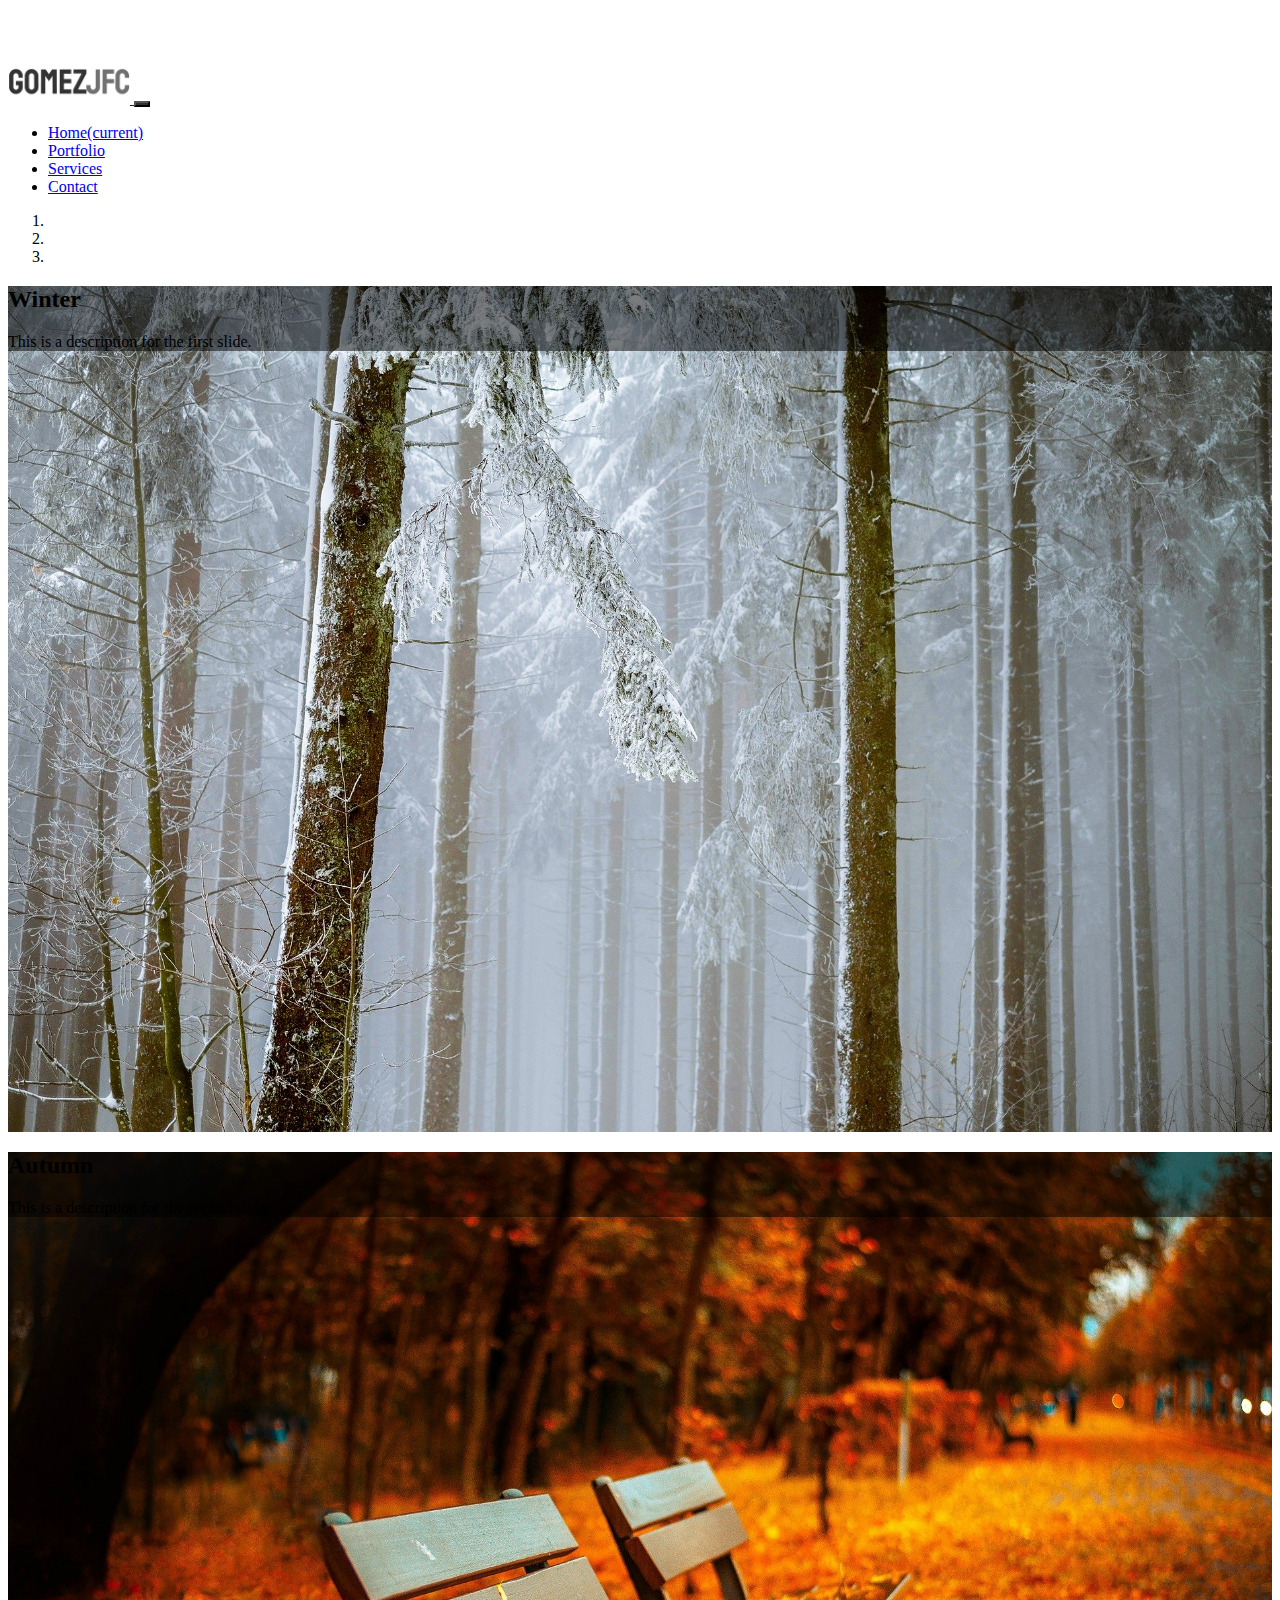
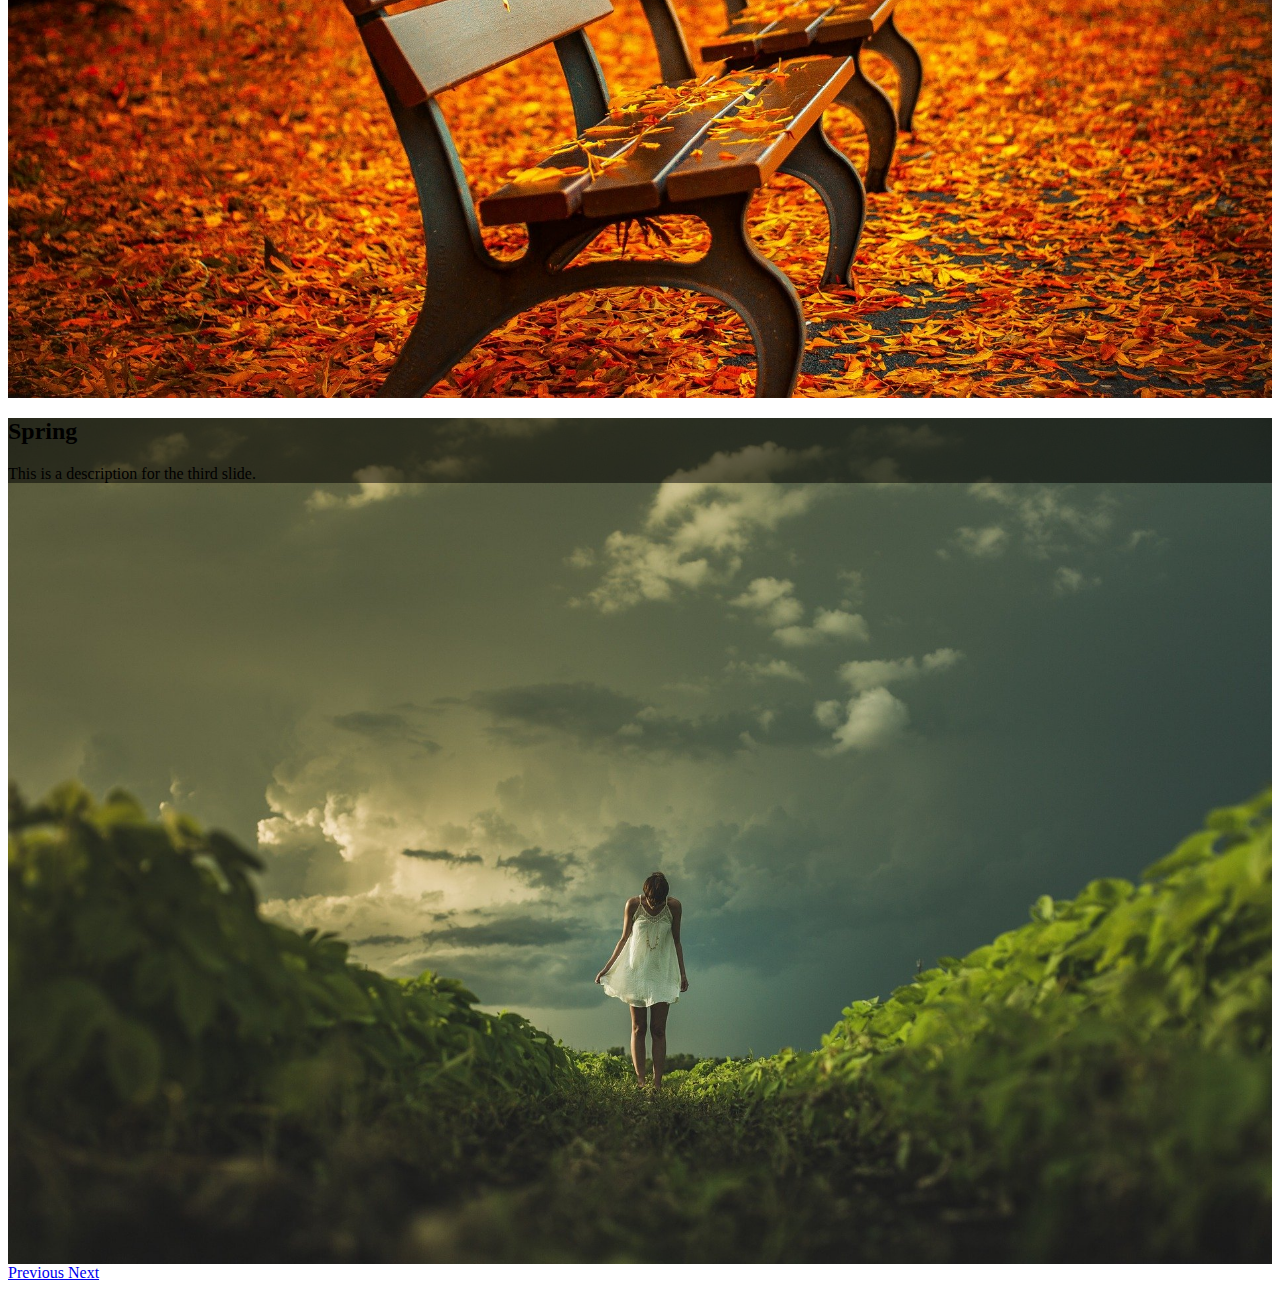
<file: index.html>
<!DOCTYPE html>
<html lang="en">

<head>
    <meta charset="UTF-8">
    <meta name="viewport" content="width=device-width, initial-scale=1.0">

    <!-- document title -->
    <title>Gomezjfc</title>
    <link rel="stylesheet" href="https://stackpath.bootstrapcdn.com/bootstrap/4.5.0/css/bootstrap.min.css"
        integrity="sha384-9aIt2nRpC12Uk9gS9baDl411NQApFmC26EwAOH8WgZl5MYYxFfc+NcPb1dKGj7Sk" crossorigin="anonymous">
    <link rel="stylesheet" href="css/styles.css">
</head>

<body>
    
    <nav class="navbar navbar-expand-lg fixed-top navbar-dark bg-light shadow-sm">
        <!-- <a class="navbar-brand mr-auto mr-lg-0 font-weight-bold text-monospace" href="index.html">Gomezjfc</a> -->
        <a class="navbar-brand mr-auto mr-lg-0" href="index.html"> <img src="img/logo.png" height="40" alt="logo"> </a>
        <button class="navbar-toggler p-0 border-0" type="button" data-toggle="offcanvas">
            <span class="navbar-toggler-icon"></span>
        </button>
        <div class="navbar-collapse offcanvas-collapse" id="navbarsExampleDefault">
            <ul class="navbar-nav ml-auto">
                <li class="nav-item active">
                    <a class="nav-link text-muted font-weight-bold" href="index.html">Home<span
                            class="sr-only">(current)</span></a>
                </li>
                <li class="nav-item">
                    <a class="nav-link text-muted" href="portfolio.html">Portfolio</a>
                </li>
                <li class="nav-item">
                    <a class="nav-link text-muted" href="services.html">Services</a>
                </li>
                <li class="nav-item">
                    <a class="nav-link text-muted" href="contact.html">Contact</a>
                </li>
            </ul>
        </div>
    </nav>

    <main role="main">
        <div id="carouselExampleIndicators" class="carousel slide" data-ride="carousel">
            <ol class="carousel-indicators">
                <li data-target="#carouselExampleIndicators" data-slide-to="0" class="active"></li>
                <li data-target="#carouselExampleIndicators" data-slide-to="1"></li>
                <li data-target="#carouselExampleIndicators" data-slide-to="2"></li>
            </ol>
            <div class="carousel-inner">
                <div class="carousel-item active" style="background-image: url(img/winter.jpg);">
                    <div class="carousel-caption d-none d-md-block">
                        <h2 class="display-4">Winter</h2>
                        <p class="lead">This is a description for the first slide.</p>
                    </div>
                </div>
                <div class="carousel-item" style="background-image: url(img/autumn.jpg);">
                    <!-- <img class="d-block w-100" src="img/autumn.jpg" alt="Second slide"> -->
                    <div class="carousel-caption d-none d-md-block">
                        <h2 class="display-4">Autumn</h2>
                        <p class="lead">This is a description for the second slide.</p>
                    </div>
                </div>
                <div class="carousel-item" style="background-image: url(img/spring.jpg);">
                    <!-- <img class="d-block w-100" src="img/spring.jpg" alt="Third slide"> -->
                    <div class="carousel-caption d-none d-md-block">
                        <h2 class="display-4">Spring</h2>
                        <p class="lead">This is a description for the third slide.</p>
                    </div>
                </div>
            </div>
            <a class="carousel-control-prev" href="#carouselExampleIndicators" role="button" data-slide="prev">
                <span class="carousel-control-prev-icon" aria-hidden="true"></span>
                <span class="sr-only">Previous</span>
            </a>
            <a class="carousel-control-next" href="#carouselExampleIndicators" role="button" data-slide="next">
                <span class="carousel-control-next-icon" aria-hidden="true"></span>
                <span class="sr-only">Next</span>
            </a>
        </div>

    </main>

    

    <!-- Placed at the end of the document so the pages load faster -->


    <script src="https://code.jquery.com/jquery-3.3.1.slim.min.js"
        integrity="sha384-q8i/X+965DzO0rT7abK41JStQIAqVgRVzpbzo5smXKp4YfRvH+8abtTE1Pi6jizo" crossorigin="anonymous">
    </script>
    <script src="https://code.jquery.com/jquery-3.3.1.slim.min.js"
        integrity="sha384-q8i/X+965DzO0rT7abK41JStQIAqVgRVzpbzo5smXKp4YfRvH+8abtTE1Pi6jizo" crossorigin="anonymous">
    </script>
    <script src="https://cdnjs.cloudflare.com/ajax/libs/popper.js/1.14.3/umd/popper.min.js"
        integrity="sha384-ZMP7rVo3mIykV+2+9J3UJ46jBk0WLaUAdn689aCwoqbBJiSnjAK/l8WvCWPIPm49" crossorigin="anonymous">
    </script>
    <script src="https://stackpath.bootstrapcdn.com/bootstrap/4.1.3/js/bootstrap.min.js"
        integrity="sha384-ChfqqxuZUCnJSK3+MXmPNIyE6ZbWh2IMqE241rYiqJxyMiZ6OW/JmZQ5stwEULTy" crossorigin="anonymous">
    </script>
    <script src="js/offcanvas.js"></script>
</body>

</html>
</file>
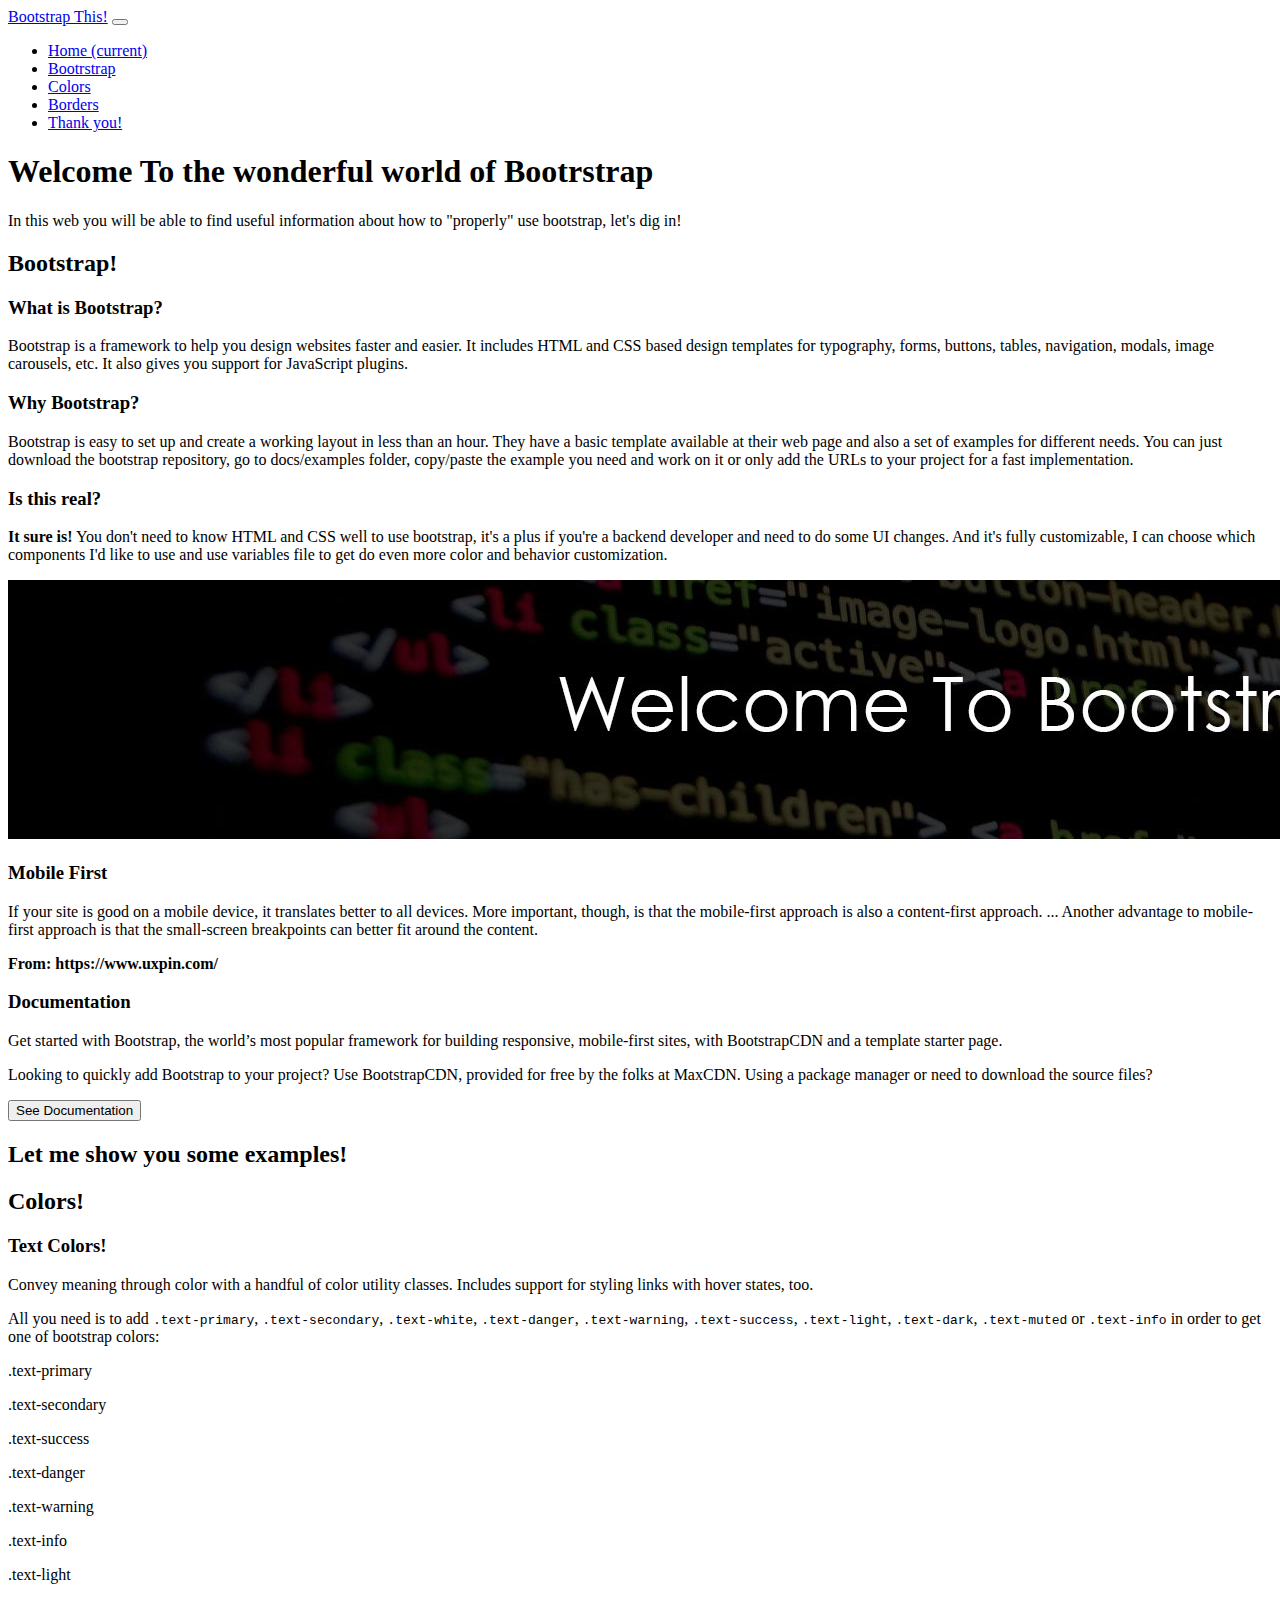
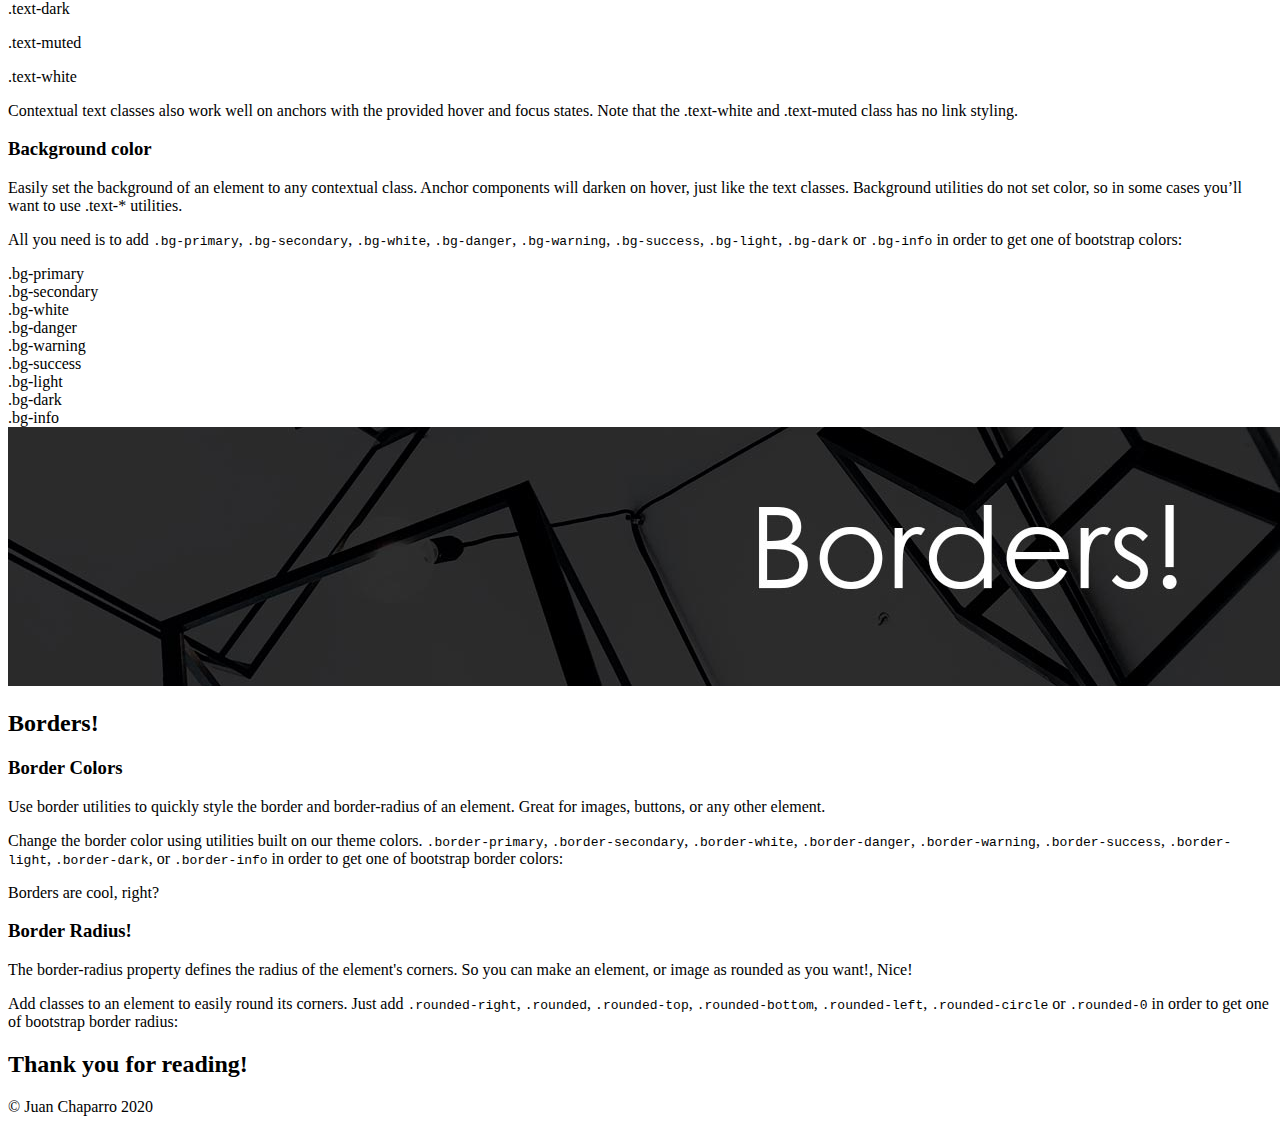
<file: bootstrap-this/index.html>
<!DOCTYPE html>
<html lang="en">

<head>
    <meta charset="UTF-8">
    <meta name="viewport" content="width=device-width, initial-scale=1.0, shrink-to-fit=no">
    <link rel="stylesheet" href="https://stackpath.bootstrapcdn.com/bootstrap/4.5.0/css/bootstrap.min.css"
        integrity="sha384-9aIt2nRpC12Uk9gS9baDl411NQApFmC26EwAOH8WgZl5MYYxFfc+NcPb1dKGj7Sk" crossorigin="anonymous">
    <link rel="shortcut icon" href="images/btsp-ico.ico" type="image/x-icon">
    <title>Bootstrap Learning Page</title>
    <!-- <style>
        html {
            scroll-behavior: smooth;
        }
    </style> -->
</head>

<body>
    <nav class="navbar navbar-expand-lg navbar-dark bg-dark">
        <a class="navbar-brand" href="index.html">Bootstrap This!</a>
        <button class="navbar-toggler" type="button" data-toggle="collapse" data-target="#navbarNav"
            aria-controls="navbarNav" aria-expanded="false" aria-label="Toggle navigation">
            <span class="navbar-toggler-icon"></span>
        </button>
        <div class="collapse navbar-collapse" id="navbarNav">
            <ul class="navbar-nav">
                <li class="nav-item active">
                    <a class="nav-link" href="index.html">Home <span class="sr-only">(current)</span></a>
                </li>
                <li class="nav-item">
                    <a class="nav-link" href="#bootstrp-info">Bootrstrap</a>
                </li>
                <li class="nav-item">
                    <a class="nav-link" href="#page-colors">Colors</a>
                </li>
                <li class="nav-item">
                    <a class="nav-link" href="#page-borders">Borders</a>
                </li>
                <li class="nav-item">
                    <a class="nav-link" href="#thanks">Thank you!</a>
                </li>
            </ul>
        </div>
    </nav>

    <main role="main">
        <div class="jumbotron">
            <div class="container text-md-center">
                <h1 class="pb-4">Welcome To the wonderful world of Bootrstrap</h1>
                <p>
                    In this web you will be able to find useful information about how to "properly" use
                    bootstrap, let's dig in!
                </p>
            </div>
        </div>

        <div class="text-center pb-5">
            <h2 id="bootstrp-info" class="display-4">Bootstrap!</h2>
        </div>

        <div class="container pb-4">
            <div class="row">
                <div class="col-md-4">
                    <h3>What is Bootstrap?</h3>
                    <p>
                        Bootstrap is a framework to help you design websites faster and easier. It includes HTML and CSS
                        based design templates for typography, forms, buttons, tables, navigation, modals, image
                        carousels, etc. It also gives you support for JavaScript plugins.
                    </p>
                </div>
                <div class="col-md-4">
                    <h3>Why Bootstrap?</h3>
                    <p>
                        Bootstrap is easy to set up and create a working layout in less than an hour.

                        They have a basic template available at their web page and
                        also a set of examples for different needs.
                        You can just download the bootstrap repository, go to docs/examples folder, copy/paste the
                        example you need and work on it or only add the URLs to your project for a fast implementation.
                    </p>
                </div>
                <div class="col-md-4">
                    <h3>Is this real?</h3>
                    <p>
                        <strong>It sure is!</strong> You don't need to know HTML and CSS well to use bootstrap, it's a
                        plus if you're a backend developer and need to do some UI changes. And it's fully customizable,
                        I can choose which components I'd like to use and use variables file to get do even more color
                        and behavior customization.
                    </p>
                </div>
            </div>
        </div>

        <img src="images/coding-bg.jpg" class="img-fluid mb-5" alt="Responsive image">

        <div class="container">
            <div class="row">
                <div class="col-md-6">
                    <h3>Mobile First</h3>
                    <p>
                        If your site is good on a mobile device, it translates better to all devices. More important,
                        though, is that the mobile-first approach is also a content-first approach. ... Another
                        advantage to mobile-first approach is that the small-screen breakpoints can better fit around
                        the content.
                    </p>
                    <p>
                        <strong>From: https://www.uxpin.com/</strong>
                    </p>
                </div>
                <div class="col-md-6">
                    <h3>Documentation</h3>
                    <p>
                        Get started with Bootstrap, the world’s most popular framework for building responsive,
                        mobile-first sites, with BootstrapCDN and a template starter page.
                    </p>
                    <p>
                        Looking to quickly add Bootstrap to your project? Use BootstrapCDN, provided for free by the
                        folks at MaxCDN. Using a package manager or need to download the source files?
                    </p>
                    <button type="button"
                        onclick="location.href='https://getbootstrap.com/docs/4.0/getting-started/introduction/'"
                        class="btn btn-info btn-lg btn-block">See Documentation</button>
                </div>
            </div>
        </div>

        <div class="my-4 text-center p-2 bg-light">
            <h2>Let me show you some examples!</h2>
        </div>
        <div class="text-center pb-5">
            <h2 id="page-colors" class="display-3">Colors!</h2>
        </div>
        <div class="container pt-3">
            <div class="row">
                <div class="col-md-6 bg-light pt-3">
                    <h3>Text Colors!</h3>
                    <p>Convey meaning through color with a handful of color utility classes. Includes support for
                        styling links with hover states, too.
                    </p>
                    <p>
                        All you need is to add <code>.text-primary</code>, <code>.text-secondary</code>,
                        <code>.text-white</code>, <code>.text-danger</code>, <code>.text-warning</code>,
                        <code>.text-success</code>, <code>.text-light</code>, <code>.text-dark</code>,
                        <code>.text-muted</code> or <code>.text-info</code> in order to get one of bootstrap colors:
                    </p>
                    <div class="container">
                        <div class="row">
                            <p class="col-lg-6 text-primary">.text-primary</p>
                            <p class="col-lg-6 text-secondary">.text-secondary</p>
                            <p class="col-lg-6 text-success">.text-success</p>
                            <p class="col-lg-6 text-danger">.text-danger</p>
                            <p class="col-lg-6 text-warning">.text-warning</p>
                            <p class="col-lg-6 text-info">.text-info</p>
                            <p class="col-lg-6 text-light bg-dark">.text-light</p>
                            <p class="col-lg-6 text-dark">.text-dark</p>
                            <p class="col-lg-6 text-muted">.text-muted</p>
                            <p class="col-lg-6 text-white bg-dark">.text-white</p>
                        </div>
                    </div>
                    <p>
                        Contextual text classes also work well on anchors with the provided hover and focus states. Note
                        that the .text-white and .text-muted class has no link styling.
                    </p>
                </div>
                <div class="col-md-6 pt-5 pt-md-3">
                    <h3>Background color</h3>
                    <p>
                        Easily set the background of an element to any contextual class. Anchor components will darken
                        on hover, just like the text classes. Background utilities do not set color, so in some cases
                        you’ll want to use .text-* utilities.
                    </p>
                    <p>
                        All you need is to add <code>.bg-primary</code>, <code>.bg-secondary</code>,
                        <code>.bg-white</code>, <code>.bg-danger</code>, <code>.bg-warning</code>,
                        <code>.bg-success</code>, <code>.bg-light</code>, <code>.bg-dark</code> or <code>.bg-info</code>
                        in order to get one of bootstrap colors:
                    </p>
                    <div class="container">
                        <div class="row">
                            <div class="col-lg-6 p-2 mb-2 bg-primary text-white">.bg-primary</div>
                            <div class="col-lg-6 p-2 mb-2 bg-secondary text-white">.bg-secondary</div>
                            <div class="col-lg-6 p-2 mb-2 bg-white text-dark">.bg-white</div>
                            <div class="col-lg-6 p-2 mb-2 bg-danger text-white">.bg-danger</div>
                            <div class="col-lg-6 p-2 mb-2 bg-warning text-dark">.bg-warning</div>
                            <div class="col-lg-6 p-2 mb-2 bg-success text-white">.bg-success</div>
                            <div class="col-lg-6 p-2 mb-2 bg-light text-dark">.bg-light</div>
                            <div class="col-lg-6 p-2 mb-2 bg-dark text-white">.bg-dark</div>
                            <div class="col-lg-12 p-2 mb-2 bg-info text-white">.bg-info</div>
                        </div>
                    </div>
                </div>

            </div>
        </div>

        <img src="images/angles-bg.jpg" class="img-fluid my-5" alt="Responsive image">

        <div class="text-center pb-5">
            <h2 id="page-borders" class="display-3">Borders!</h2>
        </div>

        <div class="container">
            <div class="row">
                <div class="col-md-6 bg-light pt-3">
                    <h3>Border Colors</h3>
                    <p>
                        Use border utilities to quickly style the border and border-radius of an element. Great for
                        images, buttons, or any other element.
                    </p>
                    <p>
                        Change the border color using utilities built on our theme colors. <code>.border-primary</code>,
                        <code>.border-secondary</code>, <code>.border-white</code>, <code>.border-danger</code>,
                        <code>.border-warning</code>, <code>.border-success</code>, <code>.border-light</code>,
                        <code>.border-dark</code>, or <code>.border-info</code> in order to get one
                        of bootstrap border colors:
                    </p>
                    <div class="container">
                        <div class="row">
                            <span class="bg-white col-lg-5 p-3 m-1 border border-primary"></span>
                            <span class="bg-white col-lg-5 p-3 m-1 border border-secondary"></span>
                            <span class="bg-white col-lg-5 p-3 m-1 border border-white"></span>
                            <span class="bg-white col-lg-5 p-3 m-1 border border-success"></span>
                            <span class="bg-white col-lg-5 p-3 m-1 border border-danger"></span>
                            <span class="bg-white col-lg-5 p-3 m-1 border border-warning"></span>
                            <span class="bg-white col-lg-5 p-3 m-1 border border-info"></span>
                            <span class="bg-white col-lg-5 p-3 m-1 border border-dark"></span>
                            <span class="bg-white col-lg-10 p-3 m-1 border border-light"></span>
                        </div>
                    </div>
                    <p class="py-3">
                        Borders are cool, right?
                    </p>
                </div>
                <div class="col-md-6 pt-3">
                    <h3>Border Radius!</h3>
                    <p>
                        The border-radius property defines the radius of the element's corners. So you can make an
                        element, or image
                        as rounded as you want!, Nice!
                    </p>
                    <p>
                        Add classes to an element to easily round its corners. Just add <code>.rounded-right</code>,
                        <code>.rounded</code>, <code>.rounded-top</code>, <code>.rounded-bottom</code>,
                        <code>.rounded-left</code>, <code>.rounded-circle</code> or <code>.rounded-0</code> in order to get one
                        of bootstrap border radius:
                    </p>
                    <div class="container d-flex justify-content-center">
                        <div class="row">
                            <span class="bg-dark col-3 py-4 m-1 rounded"></span>
                            <span class="bg-dark col-3 py-4 m-1 rounded-top"></span>
                            <span class="bg-dark col-3 py-4 m-1 rounded-right"></span>
                            <span class="bg-dark col-3 py-4 m-1 rounded-bottom"></span>
                            <span class="bg-dark col-3 py-4 m-1 rounded-left"></span>
                            <span class="bg-dark col-3 py-4 m-1 rounded-circle"></span>
                            <span class="bg-dark col-10 py-4 m-1 rounded-0"></span>
                        </div>
                    </div>
                </div>
            </div>
        </div>

        <div class="text-center py-5">
            <h2 id="thanks" class="display-3">Thank you for reading!</h2>
        </div>

    </main>
    <footer class="bg-dark text-light mt-1 p-1 pt-3">
        <div class="container d-flex justify-content-center">
            <p>&copy; Juan Chaparro 2020</p>
        </div>
    </footer>



    <script src="https://code.jquery.com/jquery-3.5.1.slim.min.js"
        integrity="sha384-DfXdz2htPH0lsSSs5nCTpuj/zy4C+OGpamoFVy38MVBnE+IbbVYUew+OrCXaRkfj" crossorigin="anonymous">
    </script>
    <script src="https://cdn.jsdelivr.net/npm/popper.js@1.16.0/dist/umd/popper.min.js"
        integrity="sha384-Q6E9RHvbIyZFJoft+2mJbHaEWldlvI9IOYy5n3zV9zzTtmI3UksdQRVvoxMfooAo" crossorigin="anonymous">
    </script>
    <script src="https://stackpath.bootstrapcdn.com/bootstrap/4.5.0/js/bootstrap.min.js"
        integrity="sha384-OgVRvuATP1z7JjHLkuOU7Xw704+h835Lr+6QL9UvYjZE3Ipu6Tp75j7Bh/kR0JKI" crossorigin="anonymous">
    </script>
</body>

</html>
</file>
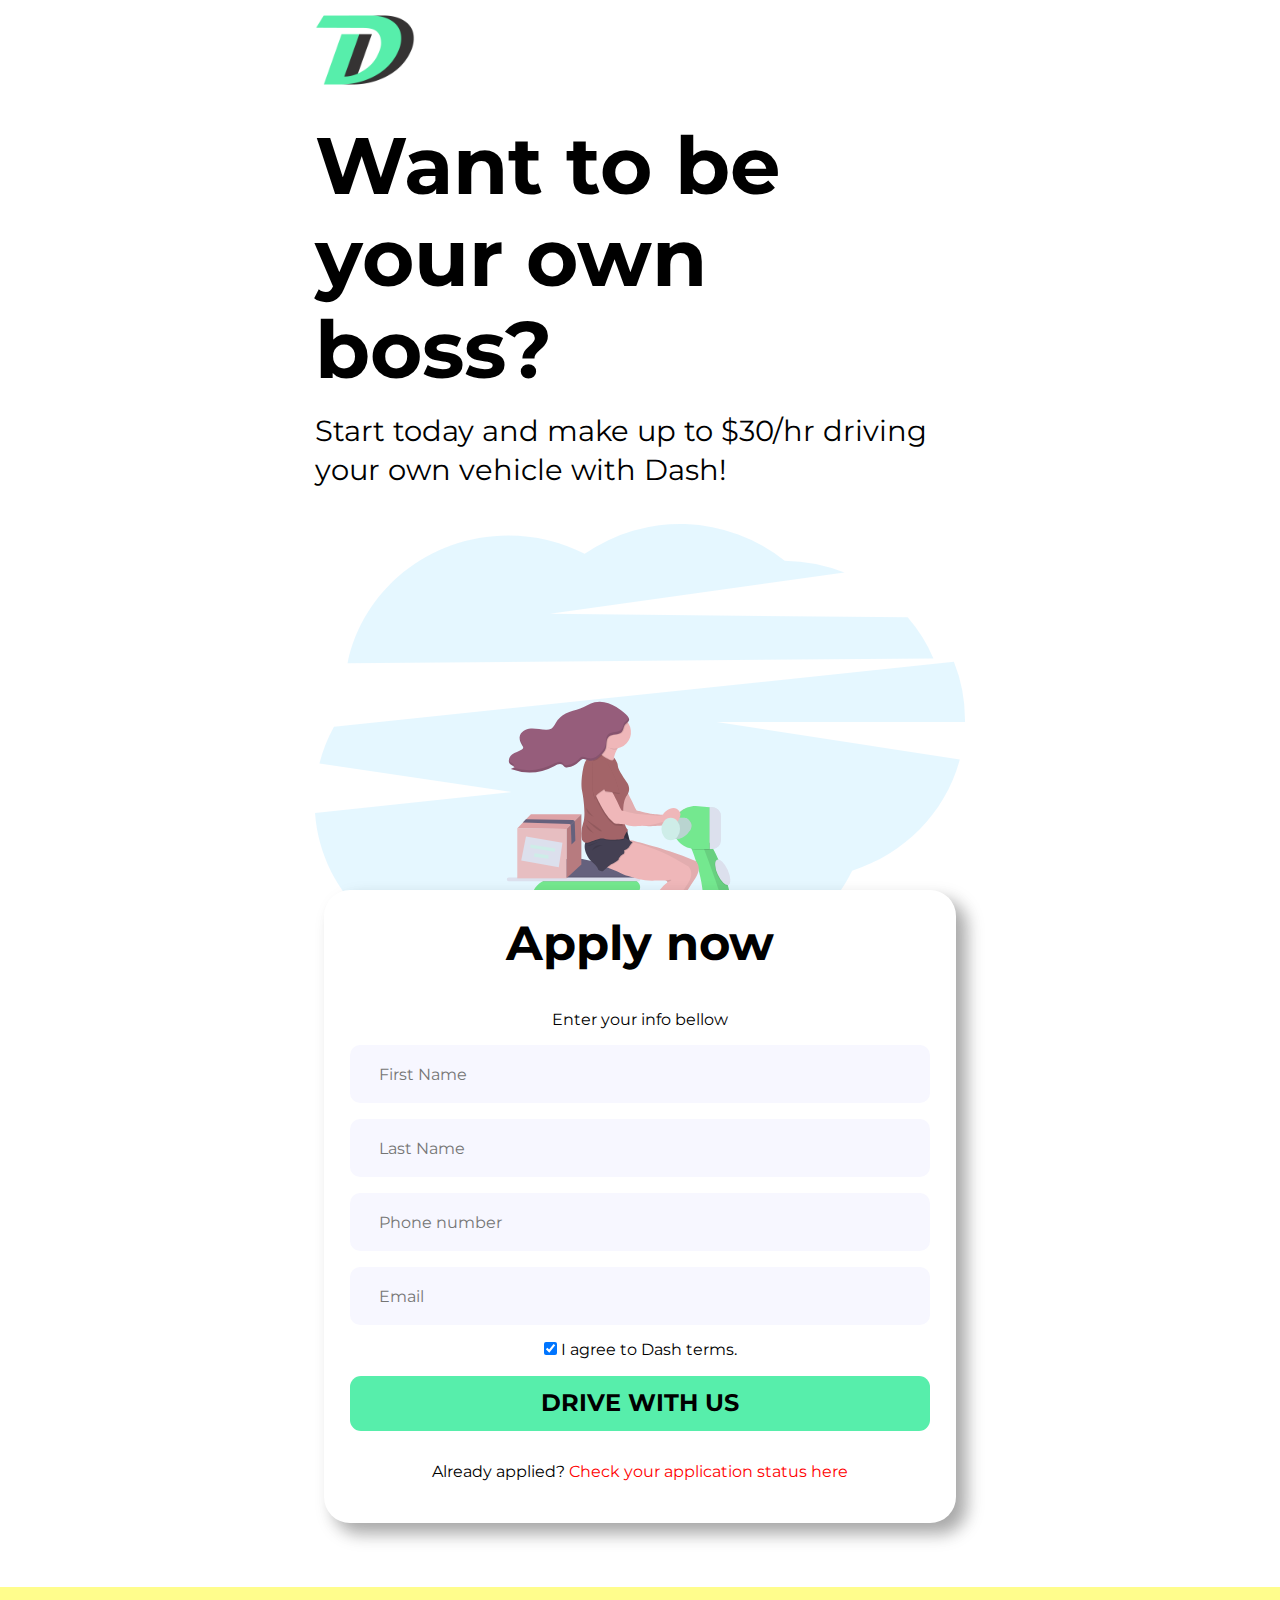
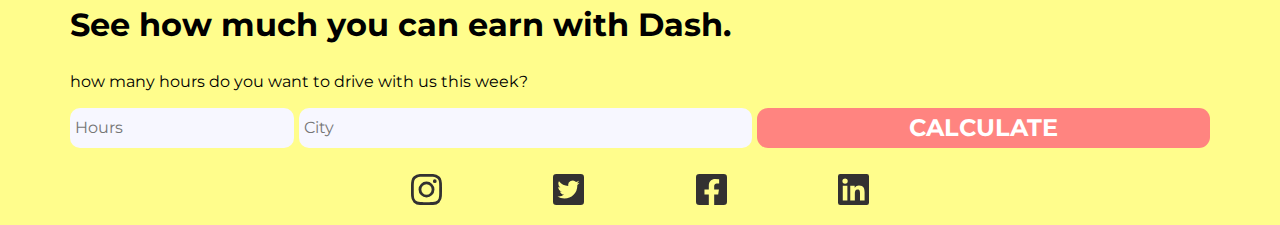
<file: landing-page/index.html>
<!DOCTYPE html>
<html lang="en">

<head>
    <meta charset="UTF-8">
    <meta name="viewport" content="width=device-width, initial-scale=1.0">
    <title>Dash</title>
    <link rel="icon" href="images/favicon.ico" type='image/x-icon'>
    <link rel="stylesheet" href="css/normalize.css">
    <link rel="stylesheet" href="css/styles.css">
</head>

<body>
    <main class="main-container">
        <header>
            <img src="images/logo/logo.png" alt="logo">
        </header>
        <div class="container">
            <section class="text-area">
                <h1>Want to be your own boss?</h1>
                <h3>Start today and make up to $30/hr driving your own vehicle with Dash!</h3>
            </section>
            <!-- section divition -->
            <section class="form-area">
                <form>
                    <div class="form-text">
                        <h2>
                            Apply now
                        </h2>
                        <p>Enter your info bellow</p>
                    </div>
                    <fieldset>
                        <input type="text" id="fname" name="firstname" placeholder="First Name">
                    </fieldset>

                    <fieldset>
                        <input type="text" id="lname" name="lastname" placeholder="Last Name">
                    </fieldset>

                    <fieldset>
                        <input type="text" id="pnumber" name="phonenumber" placeholder="Phone number">
                    </fieldset>

                    <fieldset>
                        <input type="text" id="email" name="email" placeholder="Email">
                    </fieldset>

                    <fieldset>
                        <label for="accept">
                            <input type="checkbox" id="accept" name="accept" value="yes" checked>
                            I agree to Dash terms.
                        </label>
                    </fieldset>

                    <fieldset>
                        <input type="button" class="form-button" value="DRIVE WITH US">
                    </fieldset>

                    <fieldset>
                        <p>
                            Already applied? <a href="#">Check your application status here</a>
                        </p>
                    </fieldset>
                </form>
            </section>
        </div>
    </main>

    <footer>
        <div class="footer-container">
            <section class="first-area">
                <h4 class="block">See how much you can earn with Dash.</h4>
                <p class="block">how many hours do you want to drive with us this week?</p>
                <input type="text" id="hours" class="block" name="hours" placeholder="Hours">
                <input type="text" id="city" class="block" name="city" placeholder="City">
                <button class="footer-btn block">CALCULATE</button>
            </section>
            <section class="second-area">
                <img src="images/icons/instagram.svg" alt="instagram">
                <img src="images/icons/twitter.svg" alt="twitter">
                <img src="images/icons/facebook.svg" alt="facebook">
                <img src="images/icons/linkedin.svg" alt="linkedin">
            </section>
        </div>
    </footer>


</body>

</html>
</file>
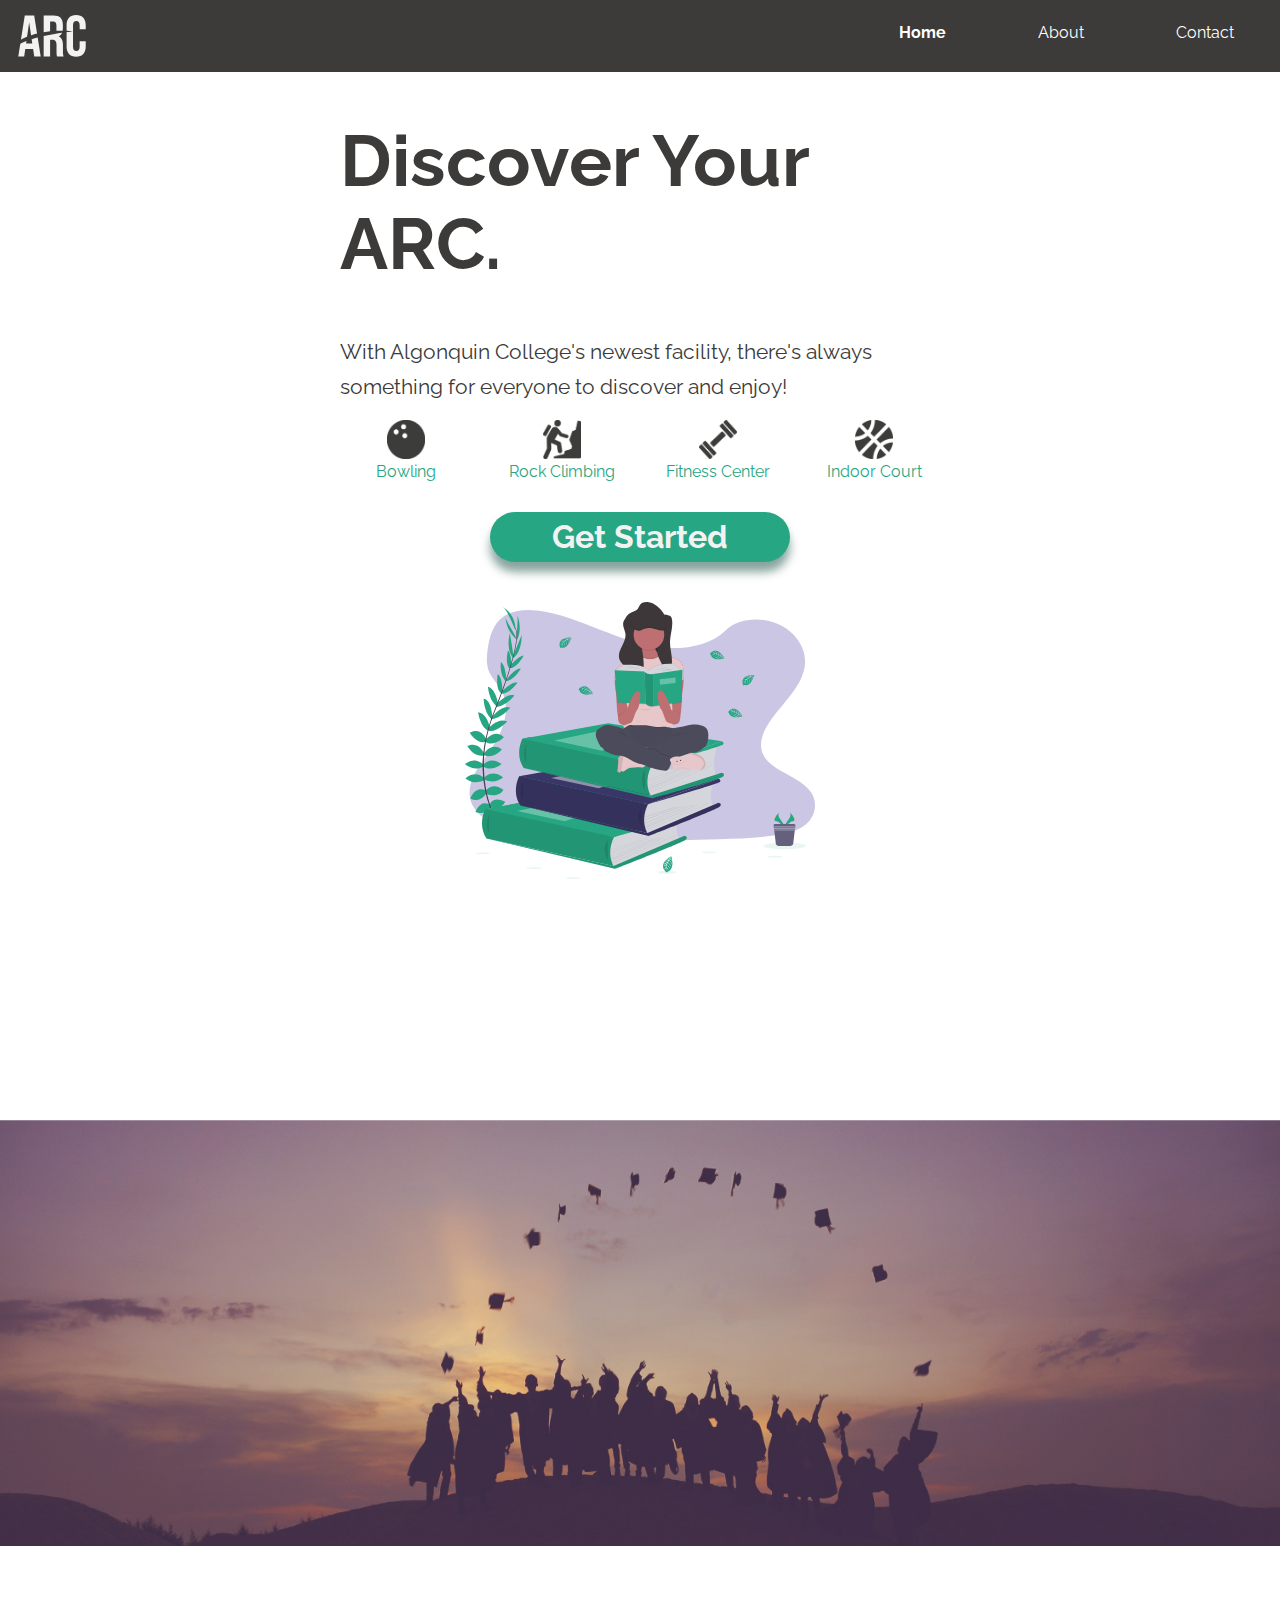
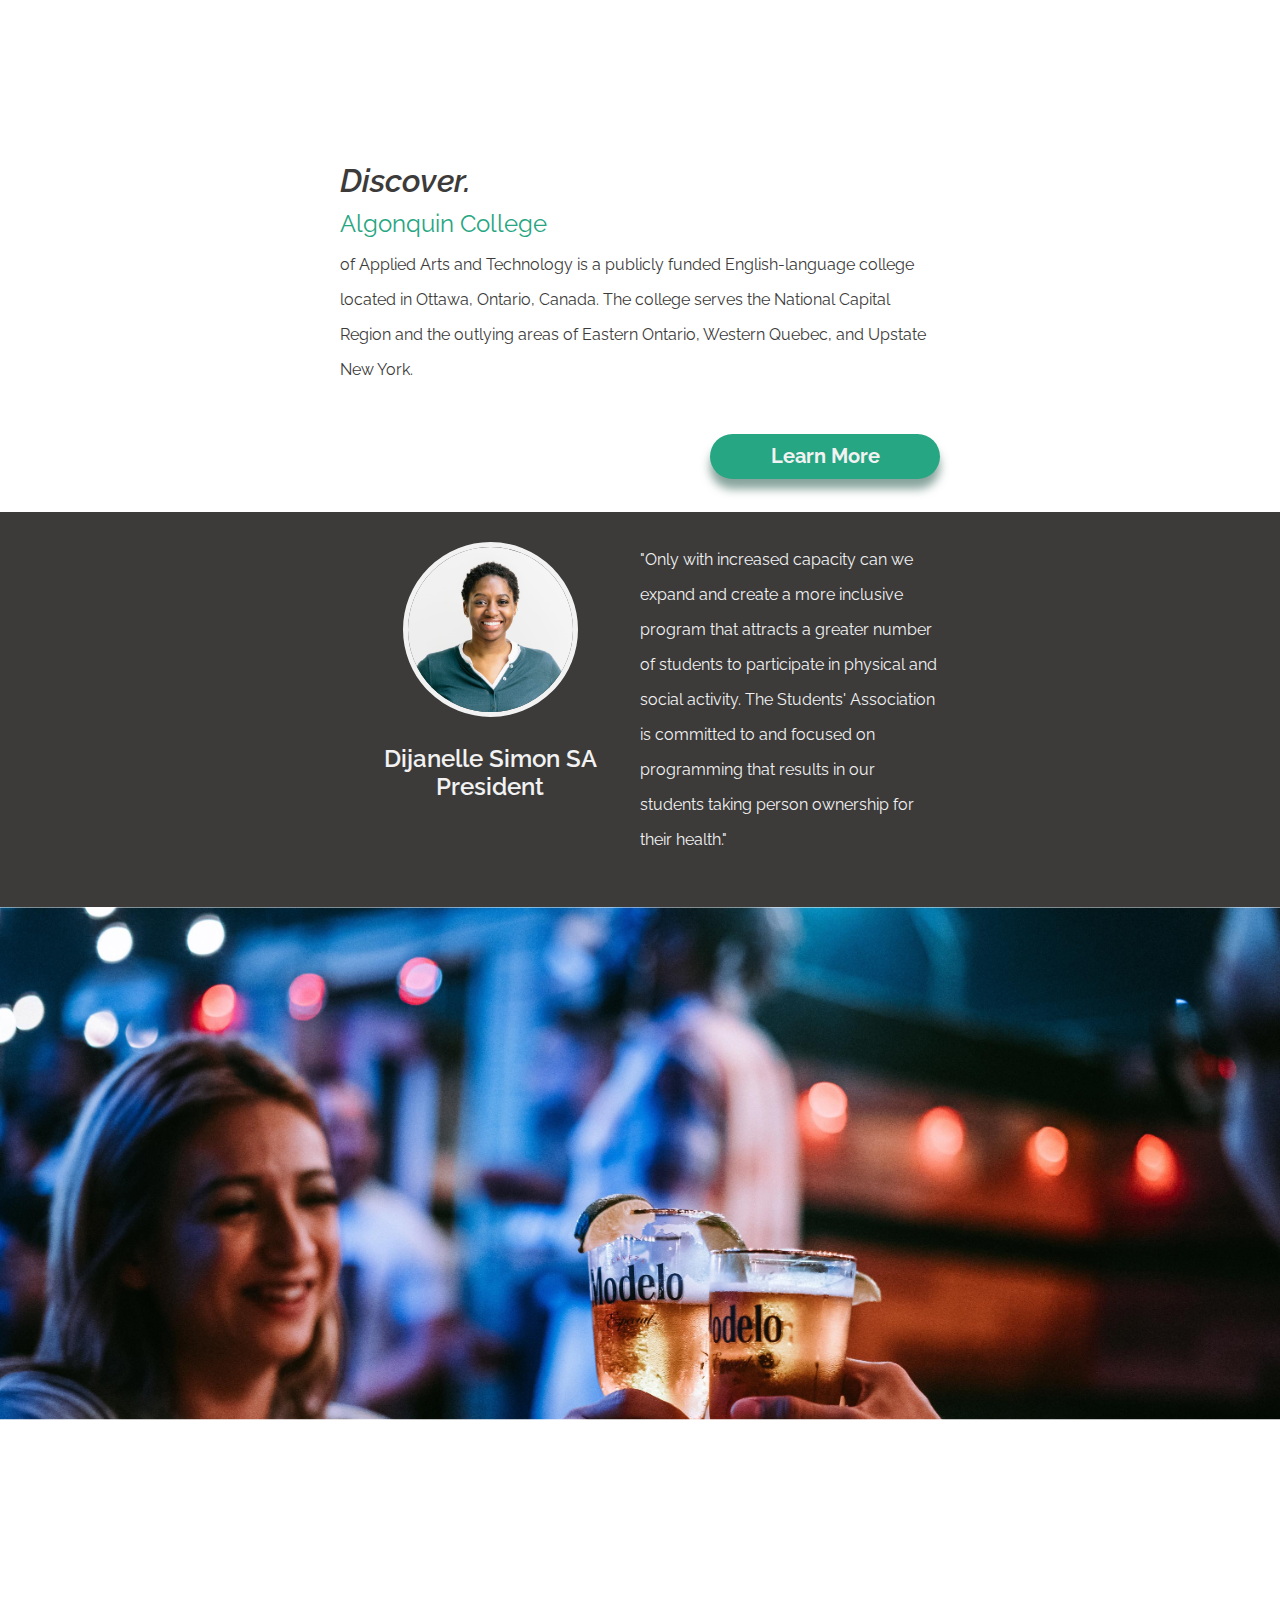
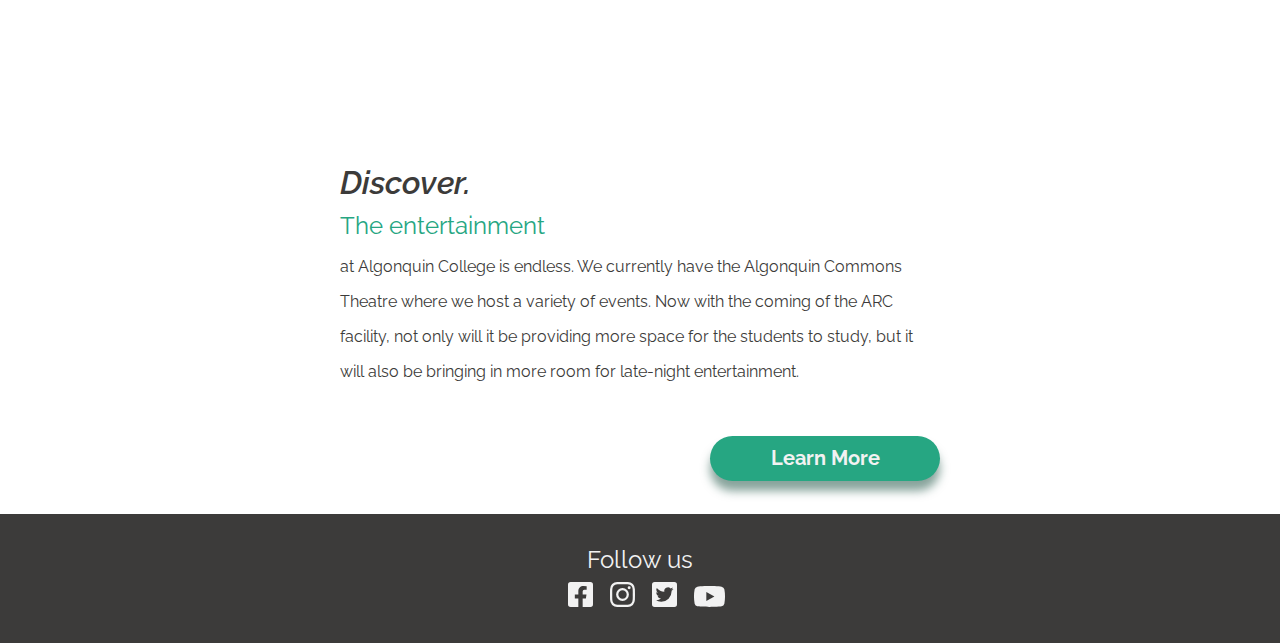
<file: mtm6201-midterm/index.html>
<!DOCTYPE html>
<html lang="en">

<head>
    <meta charset="UTF-8">
    <meta name="viewport" content="width=device-width, initial-scale=1.0">
    <title>ARC</title>
    <link rel="icon" href="icons/ac_icon.ico" type="image/x-icon">
    <link rel="stylesheet" href="css/normalize.css">
    <link rel="stylesheet" href="css/styles.css">
</head>

<body>
    <header>
        <img src="images/logo.svg" alt="logo">
        <nav>
            <ul>
                <li><a class="active" href="index.html">Home</a></li>
                <li><a href="about.html">About</a></li>
                <li><a href="contact.html">Contact</a></li>
            </ul>
        </nav>
    </header>

    <main>
        <button onclick="topFunction()" id="myBtn" title="Go to top">Top</button>
        <div class="container1">
            <div class="first-block">
                <div class="fb-text">
                    <h1>Discover Your ARC.</h1>
                    <p>
                        With Algonquin College's newest facility,
                        there's always something for everyone to
                        discover and enjoy!
                    </p>
                    <div class="activities">
                        <figure>
                            <img src="icons/bowling.png" alt="bowling">
                            <figcaption>Bowling</figcaption>
                        </figure>
                        <figure>
                            <img src="icons/climbing.png" alt="climbing">
                            <figcaption>Rock Climbing</figcaption>
                        </figure>
                        <figure>
                            <img src="icons/weight.png" alt="fitness">
                            <figcaption>Fitness Center</figcaption>
                        </figure>
                        <figure>
                            <img src="icons/basketball.png" alt="indoor">
                            <figcaption>Indoor Court</figcaption>
                        </figure>
                    </div>
                    <button class="start">Get Started</button>
                </div>
                <img src="images/discover.svg" class="discover" alt="discover">
            </div>
        </div>

        <div class="container2 indx">
            <img src="images/school.jpg" class="clip-image" alt="school">

            <div class="second-block">
                <h2>Discover.</h2>
                <h3>Algonquin College</h3>
                <p>
                    of Applied Arts and Technology is
                    a publicly funded English-language
                    college located in Ottawa, Ontario, Canada.
                    The college serves the National Capital
                    Region and the outlying areas of Eastern
                    Ontario, Western Quebec, and Upstate New York.
                </p>
                <div class="learn-btn">
                    <button class="learn">Learn More</button>
                </div>
            </div>
        </div>

        <div class="container3 indx">
            <div class="third-block">
                <div class="rounded-img">
                    <img class="simon" src="images/simon.jpg" alt="simon">
                    <h2>Dijanelle Simon SA President</h2>
                </div>

                <p>
                    "Only with increased capacity can we
                    expand and create a more inclusive program
                    that attracts a greater number of students
                    to participate in physical and social
                    activity. The Students' Association is
                    committed to and focused on programming that
                    results in our students taking person
                    ownership for their health."
                </p>
            </div>
        </div>

        <div class="container4 indx">
            <img src="images/entertainment1.jpg" class="asd" alt="entertainment">
            <div class="fourth-block">
                <h2>Discover.</h2>
                <h3>The entertainment</h3>
                <p>
                    at Algonquin College is endless. We currently
                    have the Algonquin Commons Theatre where we host
                    a variety of events. Now with the coming of the
                    ARC facility, not only will it be providing more
                    space for the students to study, but it will also
                    be bringing in more room for late-night entertainment.
                </p>
                <div class="learn-btn">
                    <button class="learn">Learn More</button>
                </div>
            </div>
        </div>
    </main>
    <footer>
        <p>Follow us</p>
        <div class="socialmedia">
            <img src="icons/facebook.svg" alt="facebook">
            <img src="icons/instagram.svg" alt="instagram">
            <img src="icons/twitter.svg" alt="twitter">
            <img src="icons/youtube.svg" alt="youtube">
        </div>
    </footer>
    <script src="js/btn.js"></script>
</body>

</html>
</file>
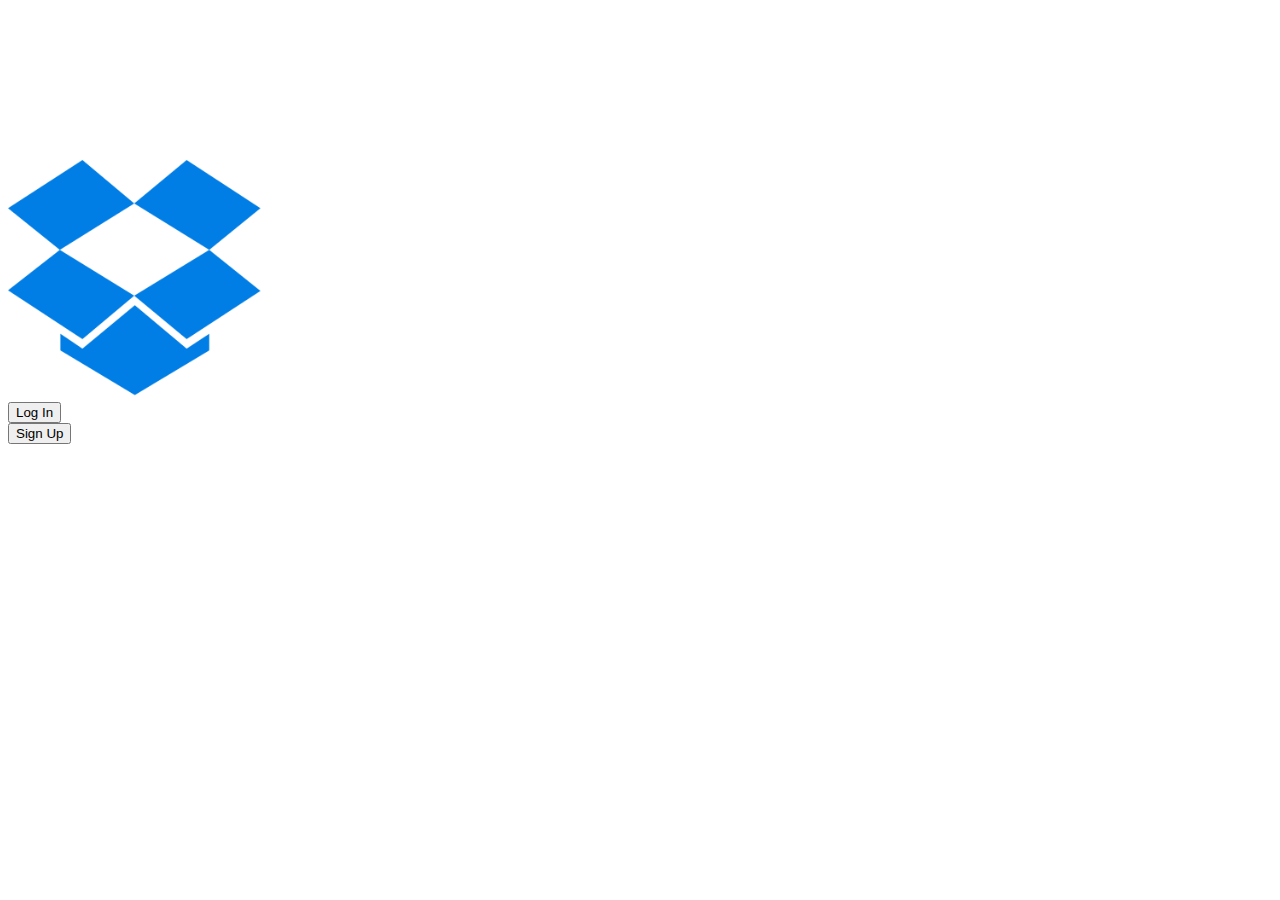
<file: web-sign-up/index.html>
<!DOCTYPE html>
<html lang="en">

<head>
    <meta charset="UTF-8">
    <meta name="viewport" content="width=device-width, initial-scale=1.0">
    <title>Document</title>
    <link rel="stylesheet" href="https://cdn.jsdelivr.net/npm/bootstrap@4.5.3/dist/css/bootstrap.min.css"
        integrity="sha384-TX8t27EcRE3e/ihU7zmQxVncDAy5uIKz4rEkgIXeMed4M0jlfIDPvg6uqKI2xXr2" crossorigin="anonymous">
    <link rel="stylesheet" href="css/style.css">
</head>

<body>
    <div class="container ct-indx">
        <div class="row">
            <div class="col-md-4 offset-md-4 mrgn">

                <!-- logo image for the page -->
                <img src="img/dropbox-logo.png" class="mx-auto d-block" alt="logo">
            </div>
        </div>
        <div class="row mt-5">
            <div class="col-md-2 offset-md-4">
                <!-- log in button -->
                <button type="button" class="btn btn-block btn-outline-primary">Log In</button>
            </div>
            <div class="col-md-2 mt-3 mt-md-0">
                <!-- sign up button with onclick method -->
                <button type="button" onclick="location.href = 'options.html';" class="btn btn-block btn-primary">Sign Up</button>
            </div>
        </div>
    </div>
</body>

</html>
</file>
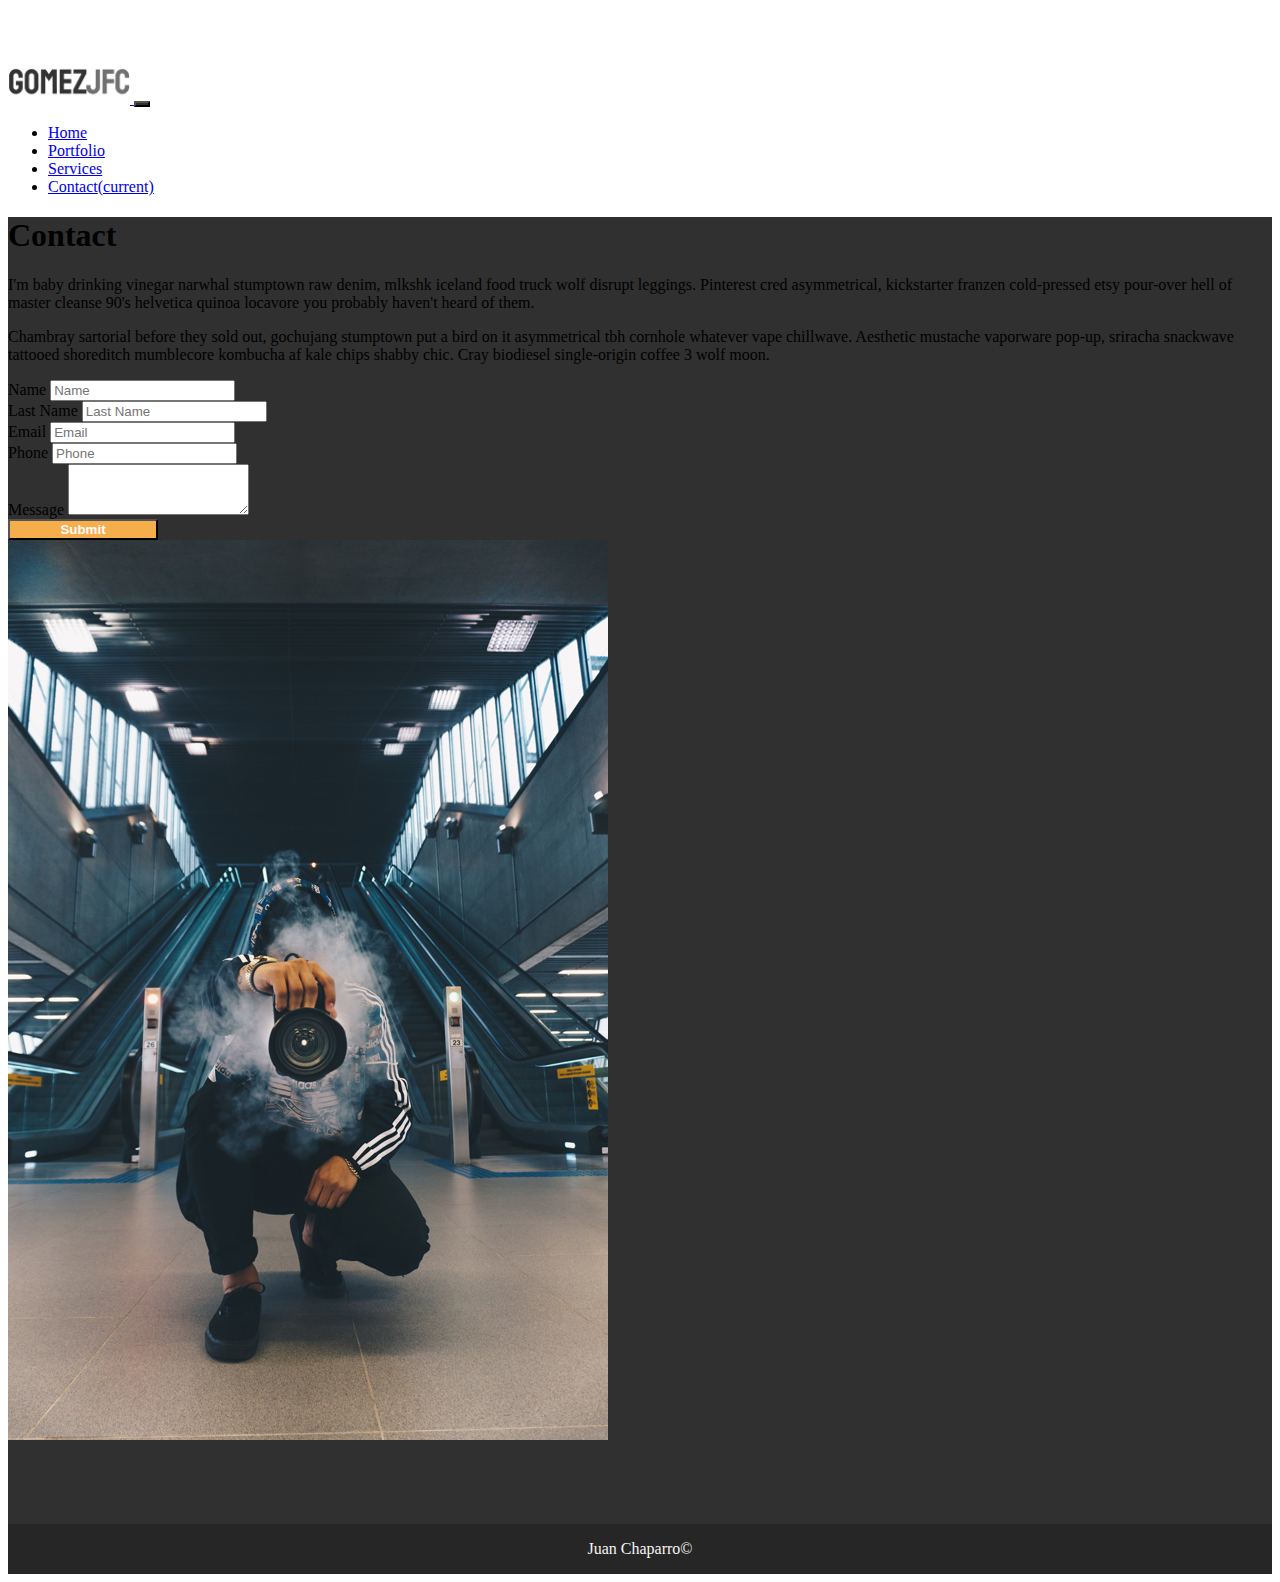
<file: contact.html>
<!DOCTYPE html>
<html lang="en">

<head>
    <meta charset="UTF-8">
    <meta name="viewport" content="width=device-width, initial-scale=1.0">

    <!-- document title -->
    <title>Gomezjfc</title>
    <link rel="stylesheet" href="https://stackpath.bootstrapcdn.com/bootstrap/4.5.0/css/bootstrap.min.css"
        integrity="sha384-9aIt2nRpC12Uk9gS9baDl411NQApFmC26EwAOH8WgZl5MYYxFfc+NcPb1dKGj7Sk" crossorigin="anonymous">
    <link rel="stylesheet" href="css/styles.css">
</head>

<body>
    <nav class="navbar navbar-expand-lg fixed-top navbar-dark bg-light shadow-sm">
        <a class="navbar-brand mr-auto mr-lg-0" href="index.html"> <img src="img/logo.png" height="40" alt="logo">
        </a>
        <button class="navbar-toggler p-0 border-0" type="button" data-toggle="offcanvas">
            <span class="navbar-toggler-icon"></span>
        </button>
        <div class="navbar-collapse offcanvas-collapse" id="navbarsExampleDefault">
            <ul class="navbar-nav ml-auto">
                <li class="nav-item">
                    <a class="nav-link text-muted" href="index.html">Home</a>
                </li>
                <li class="nav-item">
                    <a class="nav-link text-muted" href="portfolio.html">Portfolio</a>
                </li>
                <li class="nav-item">
                    <a class="nav-link text-muted" href="services.html">Services</a>
                </li>
                <li class="nav-item active">
                    <a class="nav-link text-muted font-weight-bold" href="contact.html">Contact<span
                            class="sr-only">(current)</span></a>
                </li>
            </ul>
        </div>
    </nav>

    <main role="main" class="bg-dark">
        <div class="jumbotron jumbotron-fluid bg-dark mb-0">
            <div class="container text-center">
                <h1 class="display-4 text-light">Contact</h1>
                <p class="lead text-light mt-5">
                    I'm baby drinking vinegar narwhal stumptown raw denim, mlkshk iceland food truck wolf
                    disrupt leggings. Pinterest cred asymmetrical, kickstarter franzen cold-pressed etsy pour-over
                    hell of master cleanse 90's helvetica quinoa locavore you probably haven't heard of them.
                </p>
                <p class="lead text-light mt-5">
                    Chambray sartorial before they sold out, gochujang stumptown put a bird on it asymmetrical tbh
                    cornhole whatever vape chillwave. Aesthetic mustache vaporware pop-up, sriracha snackwave tattooed
                    shoreditch mumblecore kombucha af kale chips shabby chic. Cray biodiesel single-origin coffee 3 wolf
                    moon.
                </p>
            </div>
        </div>
        <div class="row d-flex align-items-lg-center">
            <div class="col-12 col-lg-6 offset-lg-1">
                <div class="container">
                    <form>
                        <div class="form-row text-light">
                            <div class="form-group col-md-6">
                                <label for="inputName">Name</label>
                                <input type="text" class="form-control" id="inputName" placeholder="Name">
                            </div>
                            <div class="form-group col-md-6">
                                <label for="inputLastName">Last Name</label>
                                <input type="text" class="form-control" id="inputLastName" placeholder="Last Name">
                            </div>
                            <div class="form-group col-md-6">
                                <label for="inputEmail4">Email</label>
                                <input type="email" class="form-control" id="inputEmail4" placeholder="Email">
                            </div>
                            <div class="form-group col-md-6">
                                <label for="inputPhone">Phone</label>
                                <input type="number" class="form-control" id="inputPhone" placeholder="Phone">
                            </div>
                            <div class="form-group col-12">
                                <label for="inputMessage">Message</label>
                                <textarea class="form-control" id="inputMessage" rows="3"></textarea>
                            </div>
                        </div>
                        <div class="mx-auto text-center">
                            <button type="submit" class="btn btn-warning justify-content-center">Submit</button>
                        </div>
                    </form>
                </div>
            </div>
            <div class="col-lg-4 d-none d-lg-block">
                <img src="img/contact-img.jpg" alt="man holding camera" class="w-100">
            </div>
        </div>
        <footer class="contact-footer">
            <p>Juan Chaparro&copy;</p>
        </footer>
    </main>

    <!-- Placed at the end of the document so the pages load faster -->
    <script src="https://code.jquery.com/jquery-3.3.1.slim.min.js"
        integrity="sha384-q8i/X+965DzO0rT7abK41JStQIAqVgRVzpbzo5smXKp4YfRvH+8abtTE1Pi6jizo" crossorigin="anonymous">
    </script>
    <script>
        window.jQuery || document.write('<script src="../../assets/js/vendor/jquery-slim.min.js"><\/script>')
    </script>
    <script src="https://code.jquery.com/jquery-3.3.1.slim.min.js"
        integrity="sha384-q8i/X+965DzO0rT7abK41JStQIAqVgRVzpbzo5smXKp4YfRvH+8abtTE1Pi6jizo" crossorigin="anonymous">
    </script>
    <script src="https://cdnjs.cloudflare.com/ajax/libs/popper.js/1.14.3/umd/popper.min.js"
        integrity="sha384-ZMP7rVo3mIykV+2+9J3UJ46jBk0WLaUAdn689aCwoqbBJiSnjAK/l8WvCWPIPm49" crossorigin="anonymous">
    </script>
    <script src="https://stackpath.bootstrapcdn.com/bootstrap/4.1.3/js/bootstrap.min.js"
        integrity="sha384-ChfqqxuZUCnJSK3+MXmPNIyE6ZbWh2IMqE241rYiqJxyMiZ6OW/JmZQ5stwEULTy" crossorigin="anonymous">
    </script>
    <script src="js/offcanvas.js"></script>
</body>

</html>
</file>
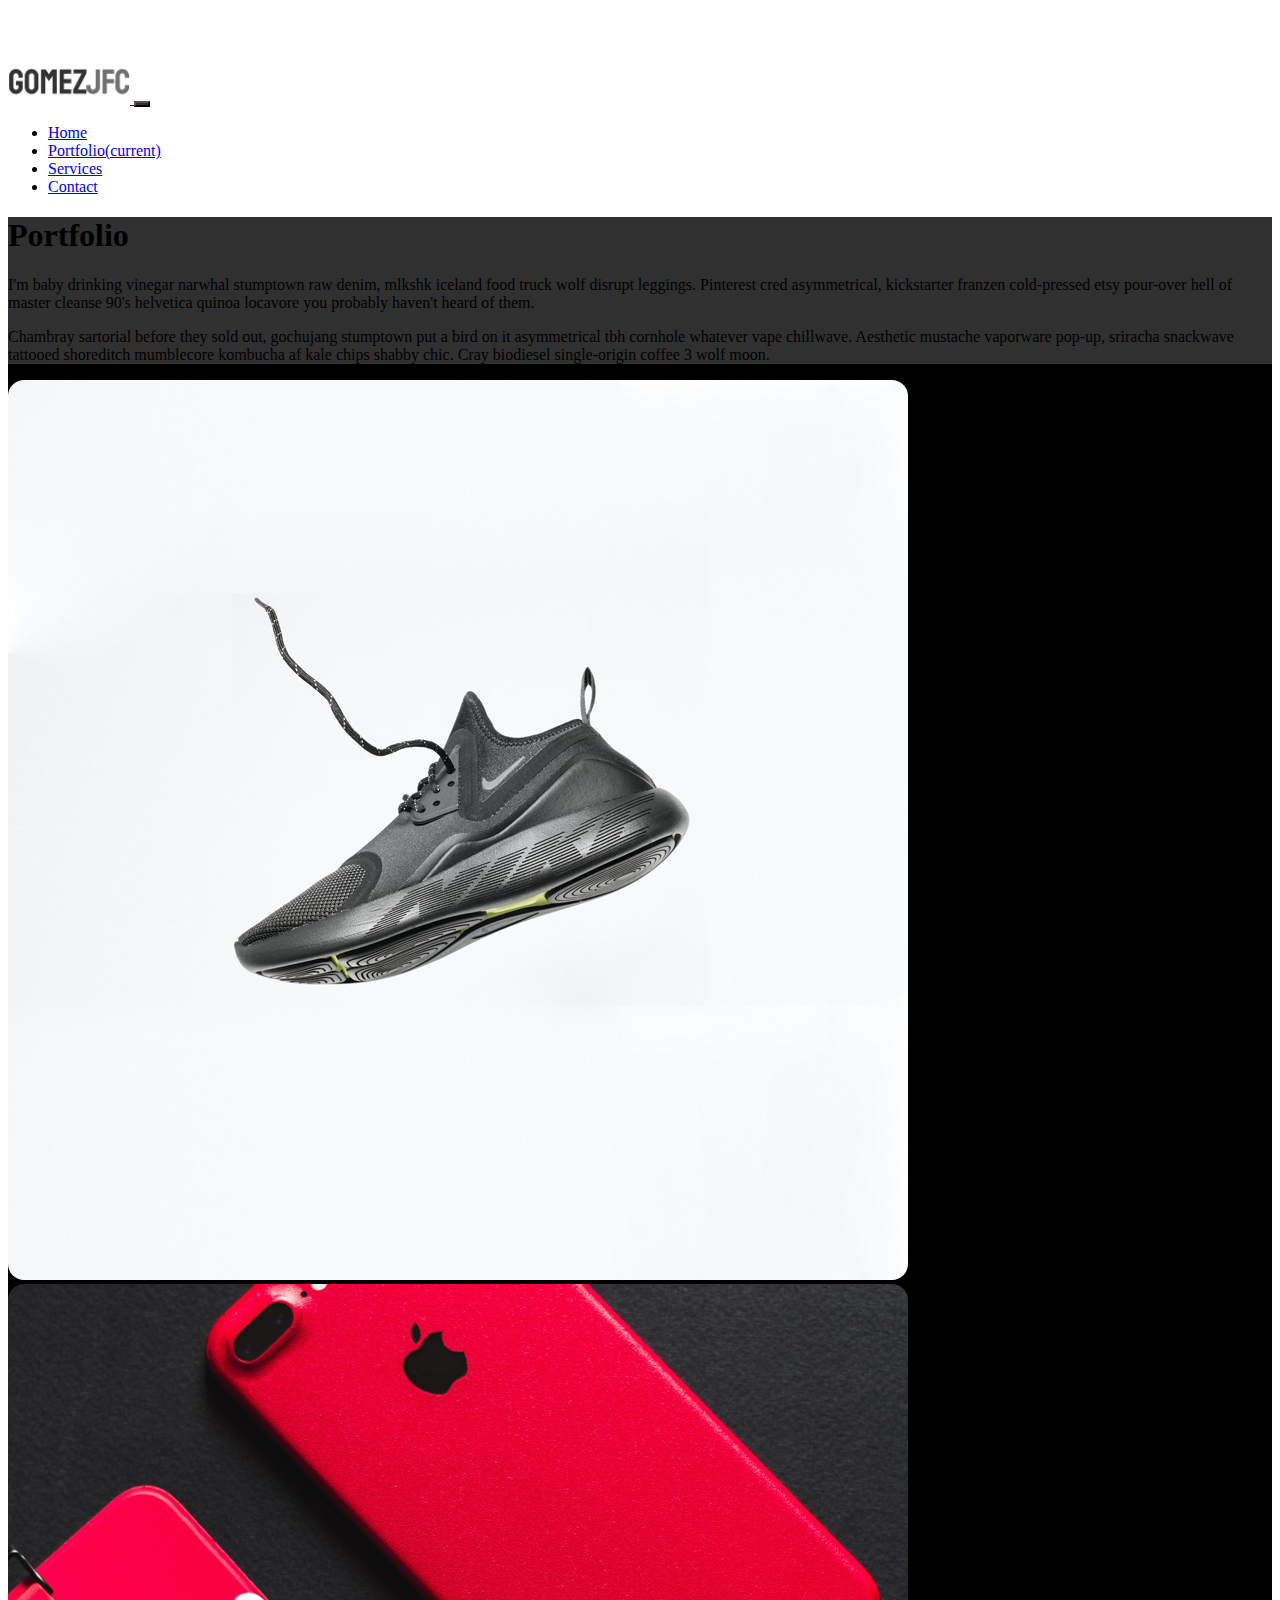
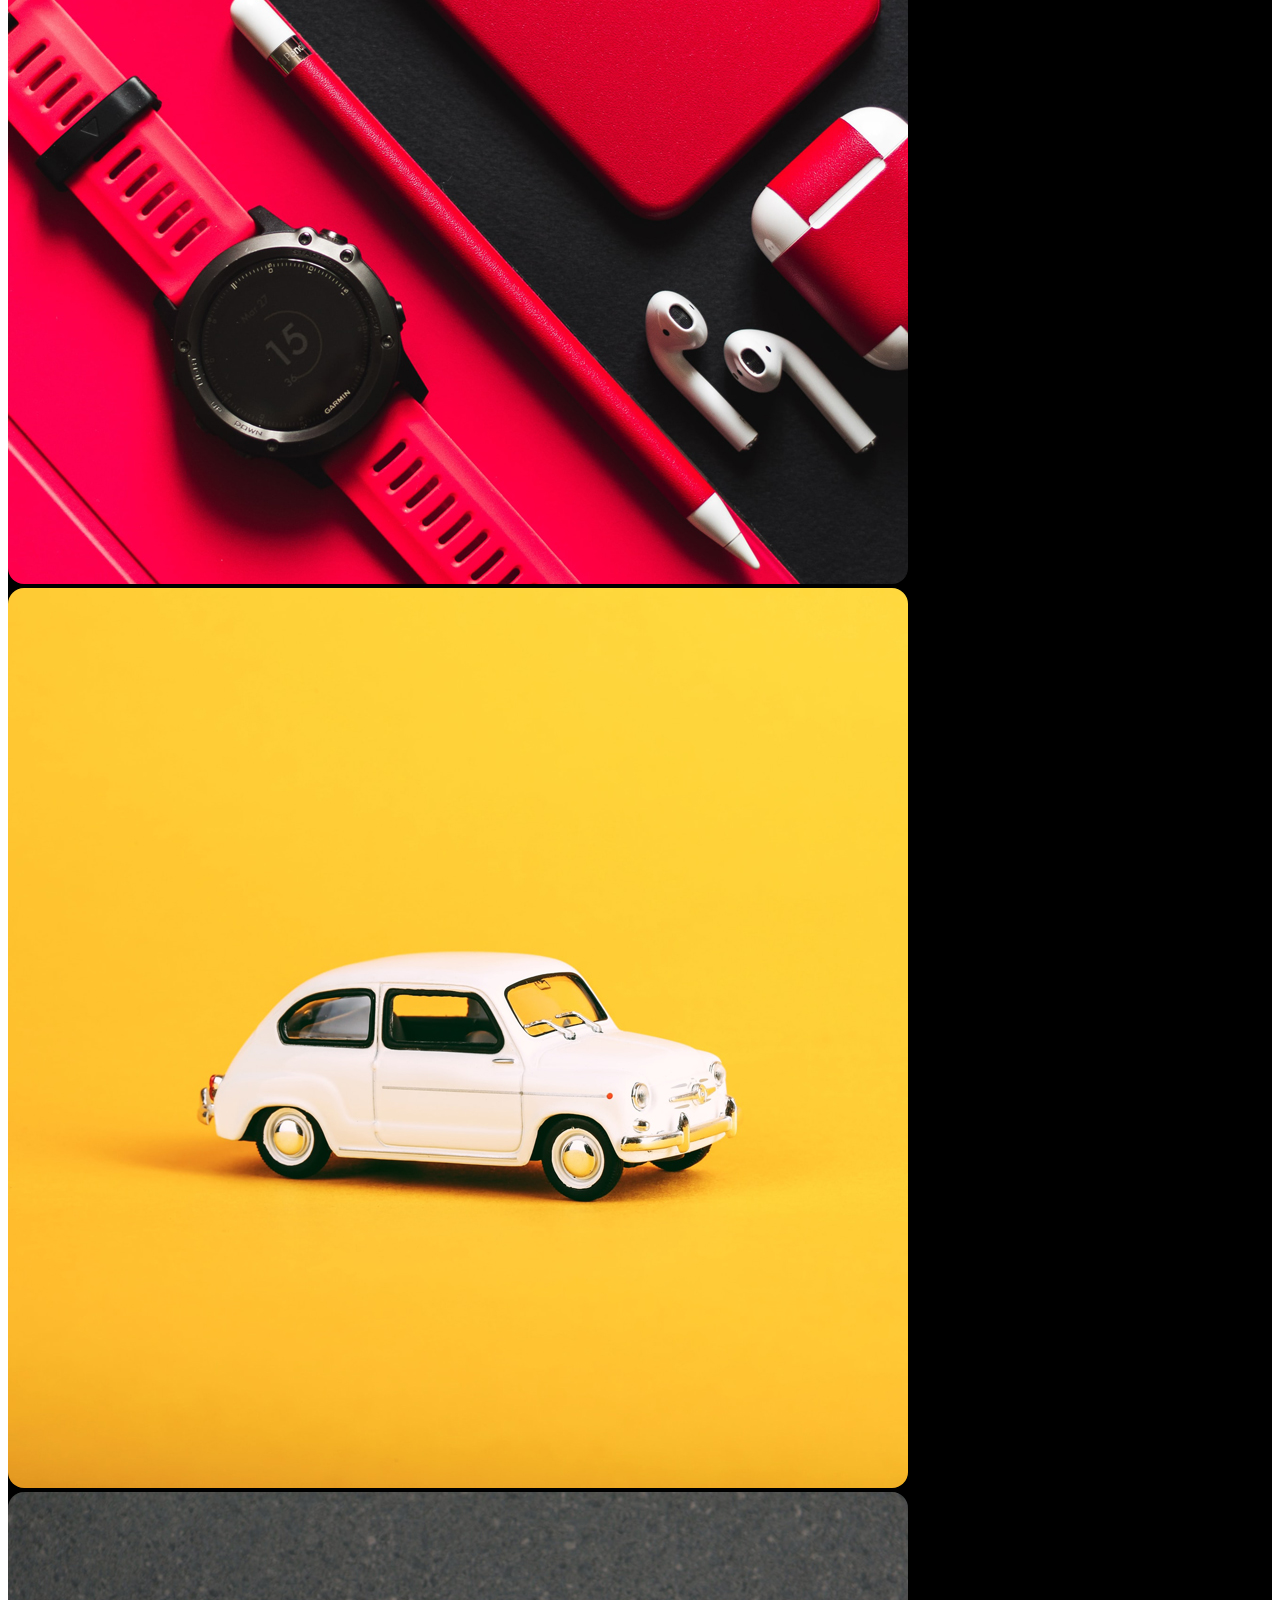
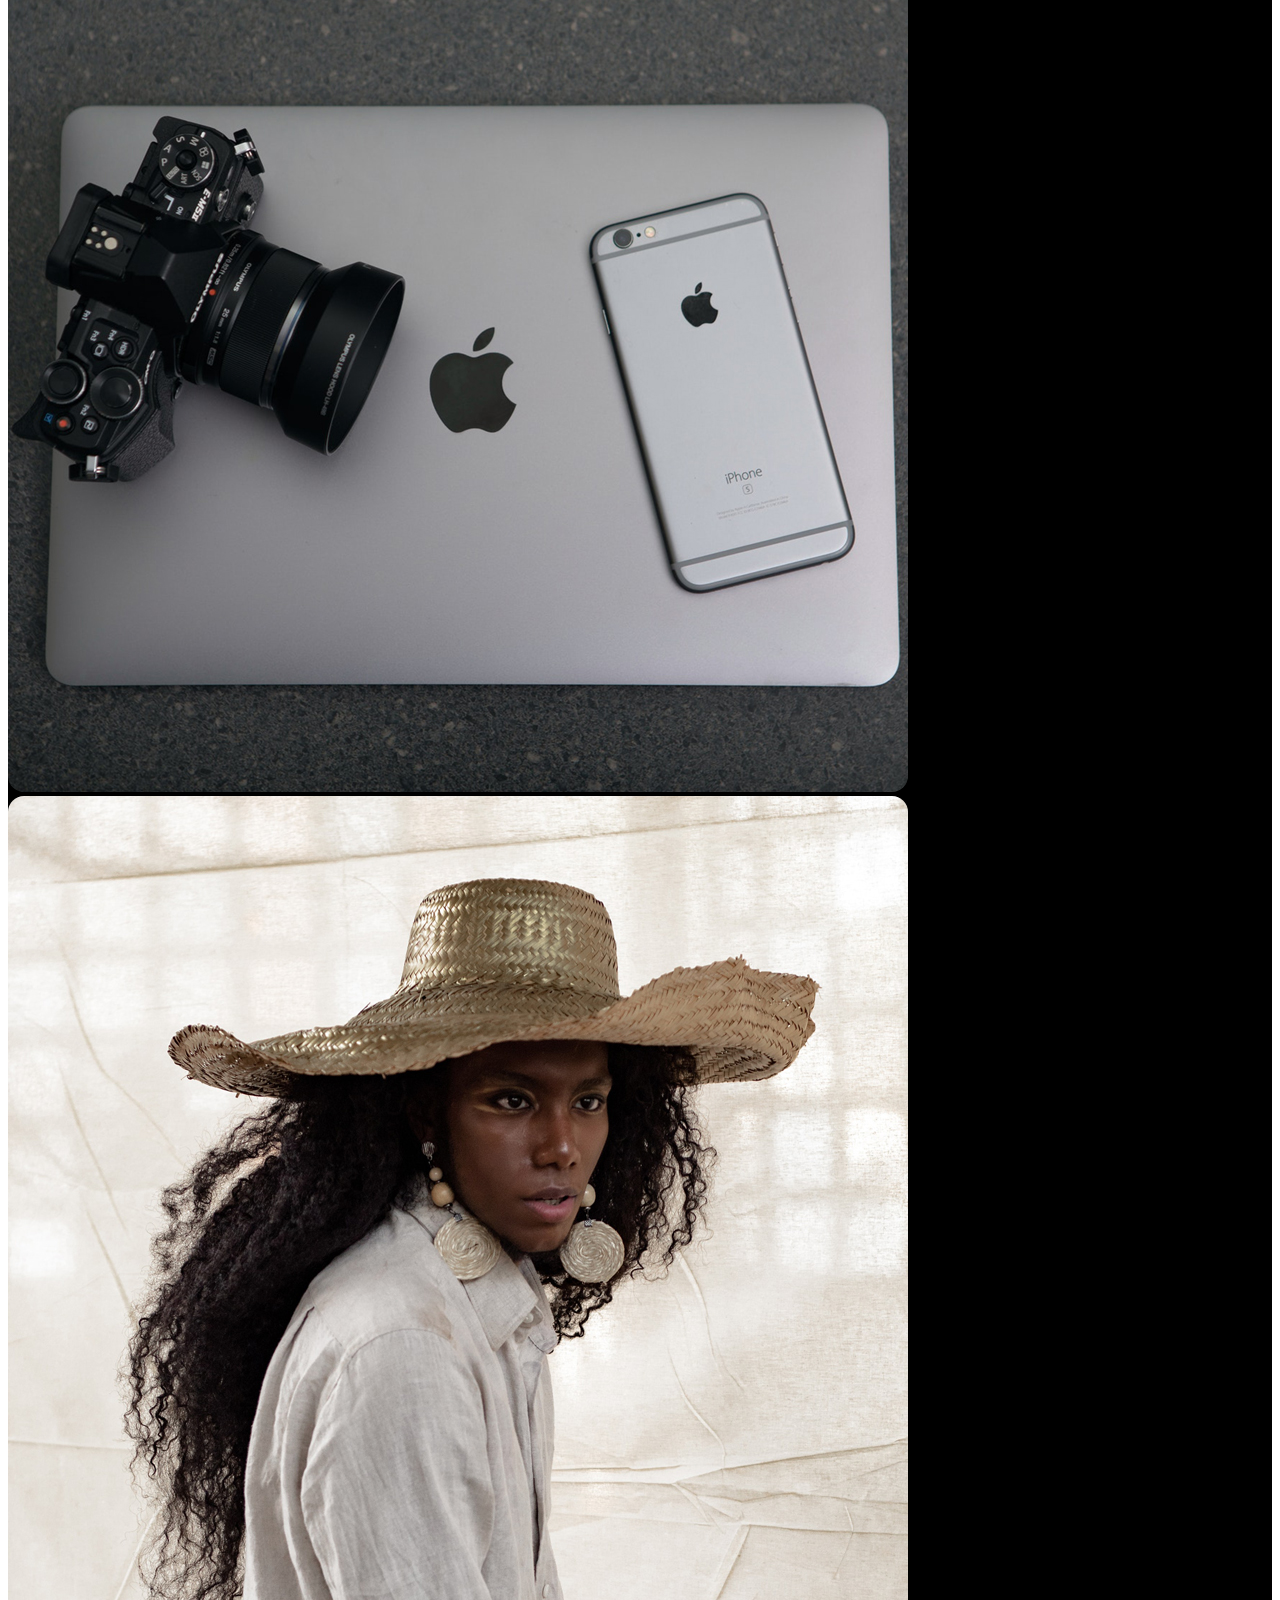
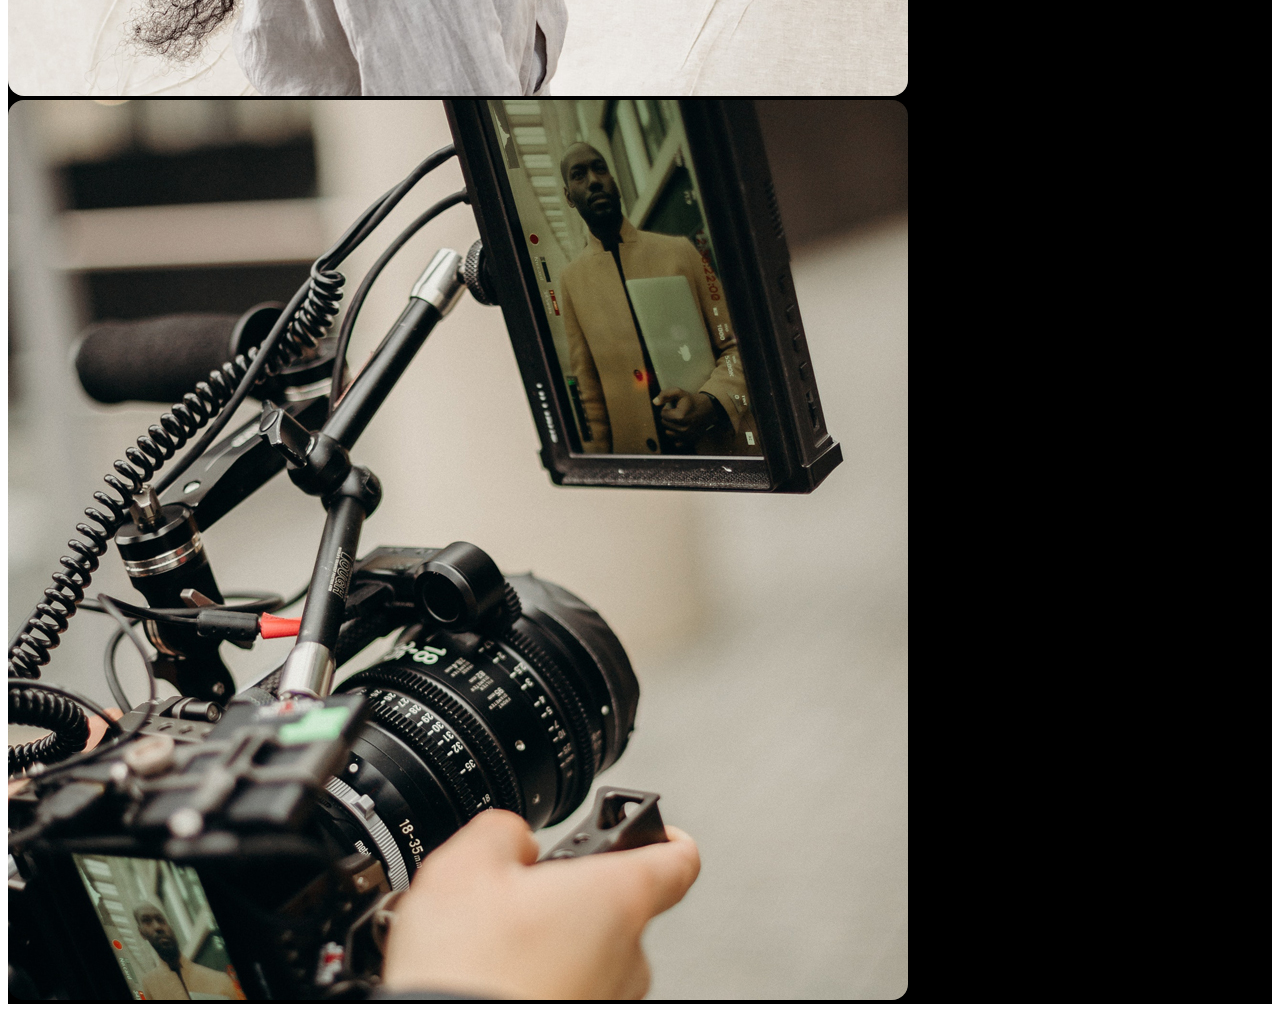
<file: portfolio.html>
<!DOCTYPE html>
<html lang="en">

<head>
    <meta charset="UTF-8">
    <meta name="viewport" content="width=device-width, initial-scale=1.0">

    <!-- document title -->
    <title>Gomezjfc</title>
    <link rel="stylesheet" href="https://stackpath.bootstrapcdn.com/bootstrap/4.5.0/css/bootstrap.min.css"
        integrity="sha384-9aIt2nRpC12Uk9gS9baDl411NQApFmC26EwAOH8WgZl5MYYxFfc+NcPb1dKGj7Sk" crossorigin="anonymous">
    <link rel="stylesheet" href="css/styles.css">
</head>

<body>
    <nav class="navbar navbar-expand-lg fixed-top navbar-dark bg-light shadow-sm">
        <a class="navbar-brand mr-auto mr-lg-0" href="index.html"> <img src="img/logo.png" height="40" alt="logo"> </a>
        <button class="navbar-toggler p-0 border-0" type="button" data-toggle="offcanvas">
            <span class="navbar-toggler-icon"></span>
        </button>
        <div class="navbar-collapse offcanvas-collapse" id="navbarsExampleDefault">
            <ul class="navbar-nav ml-auto">
                <li class="nav-item">
                    <a class="nav-link text-muted" href="index.html">Home</a>
                </li>
                <li class="nav-item active">
                    <a class="nav-link text-muted font-weight-bold" href="portfolio.html">Portfolio<span
                            class="sr-only">(current)</span></a>
                </li>
                <li class="nav-item">
                    <a class="nav-link text-muted" href="services.html">Services</a>
                </li>
                <li class="nav-item">
                    <a class="nav-link text-muted" href="contact.html">Contact</a>
                </li>
            </ul>
        </div>
    </nav>

    <main role="main" class="portfolio-bg">

        <div class="jumbotron jumbotron-fluid bg-dark mb-0">
            <div class="container text-center">
                <h1 class="display-4 text-light">Portfolio</h1>
                <p class="lead text-light mt-5">
                    I'm baby drinking vinegar narwhal stumptown raw denim, mlkshk iceland food truck wolf
                    disrupt leggings. Pinterest cred asymmetrical, kickstarter franzen cold-pressed etsy pour-over
                    hell of master cleanse 90's helvetica quinoa locavore you probably haven't heard of them.
                </p>
                <p class="lead text-light mt-5">
                    Chambray sartorial before they sold out, gochujang stumptown put a bird on it asymmetrical tbh
                    cornhole whatever vape chillwave. Aesthetic mustache vaporware pop-up, sriracha snackwave tattooed
                    shoreditch mumblecore kombucha af kale chips shabby chic. Cray biodiesel single-origin coffee 3 wolf
                    moon.
                </p>
            </div>
        </div>

        <div class="container pt-5">
            <div class="row justify-content-center">
                <div class="col-8 col-md-6 col-lg-4">
                    <img src="img/grey-shoe.jpg" alt="grey shoe white background" class="rounded img-fluid">
                </div>
                <div class="col-8 col-md-6 col-lg-4">
                    <img src="img/iphone.jpg" alt="iphone and extras" class="rounded img-fluid mt-5 mt-md-0">
                </div>
                <div class="col-8 col-md-6 col-lg-4">
                    <img src="img/yellow-car.jpg" alt="car with yellow background"
                        class="rounded img-fluid mt-5 mt-lg-0">
                </div>
                <div class="col-8 col-md-6 col-lg-4">
                    <img src="img/laptop.jpg" alt="laptop with camera" class="rounded img-fluid mt-5">
                </div>
                <div class="col-8 col-md-6 col-lg-4">
                    <img src="img/portrait-female.jpg" alt="fashion portrait" class="rounded img-fluid mt-5">
                </div>
                <div class="col-8 col-md-6 col-lg-4">
                    <img src="img/video-camera.jpg" alt="video camera" class="rounded img-fluid mt-5">
                </div>
            </div>
        </div>

    </main>

    <!-- Placed at the end of the document so the pages load faster -->
    <script src="https://code.jquery.com/jquery-3.3.1.slim.min.js"
        integrity="sha384-q8i/X+965DzO0rT7abK41JStQIAqVgRVzpbzo5smXKp4YfRvH+8abtTE1Pi6jizo" crossorigin="anonymous">
    </script>
    <script>
        window.jQuery || document.write('<script src="../../assets/js/vendor/jquery-slim.min.js"><\/script>')
    </script>
    <script src="https://code.jquery.com/jquery-3.3.1.slim.min.js"
        integrity="sha384-q8i/X+965DzO0rT7abK41JStQIAqVgRVzpbzo5smXKp4YfRvH+8abtTE1Pi6jizo" crossorigin="anonymous">
    </script>
    <script src="https://cdnjs.cloudflare.com/ajax/libs/popper.js/1.14.3/umd/popper.min.js"
        integrity="sha384-ZMP7rVo3mIykV+2+9J3UJ46jBk0WLaUAdn689aCwoqbBJiSnjAK/l8WvCWPIPm49" crossorigin="anonymous">
    </script>
    <script src="https://stackpath.bootstrapcdn.com/bootstrap/4.1.3/js/bootstrap.min.js"
        integrity="sha384-ChfqqxuZUCnJSK3+MXmPNIyE6ZbWh2IMqE241rYiqJxyMiZ6OW/JmZQ5stwEULTy" crossorigin="anonymous">
    </script>
    <script src="js/offcanvas.js"></script>
</body>

</html>
</file>
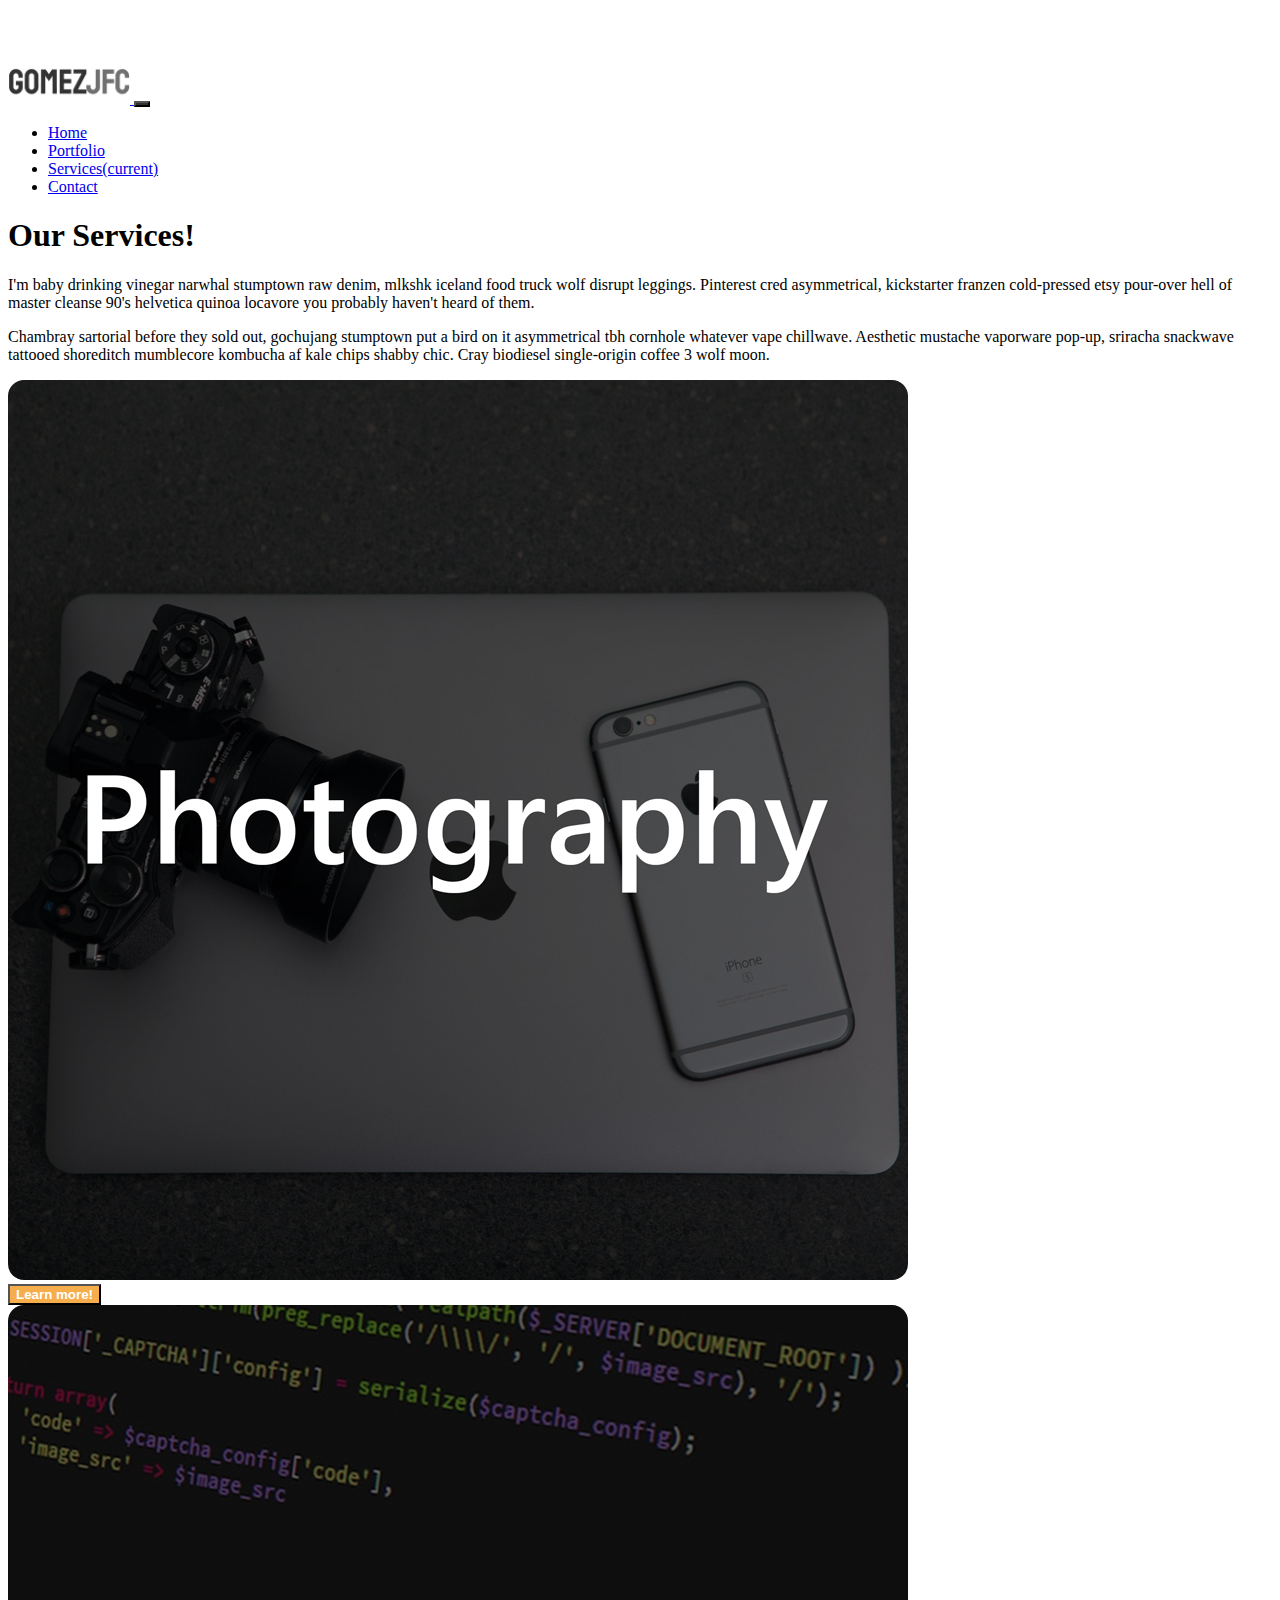
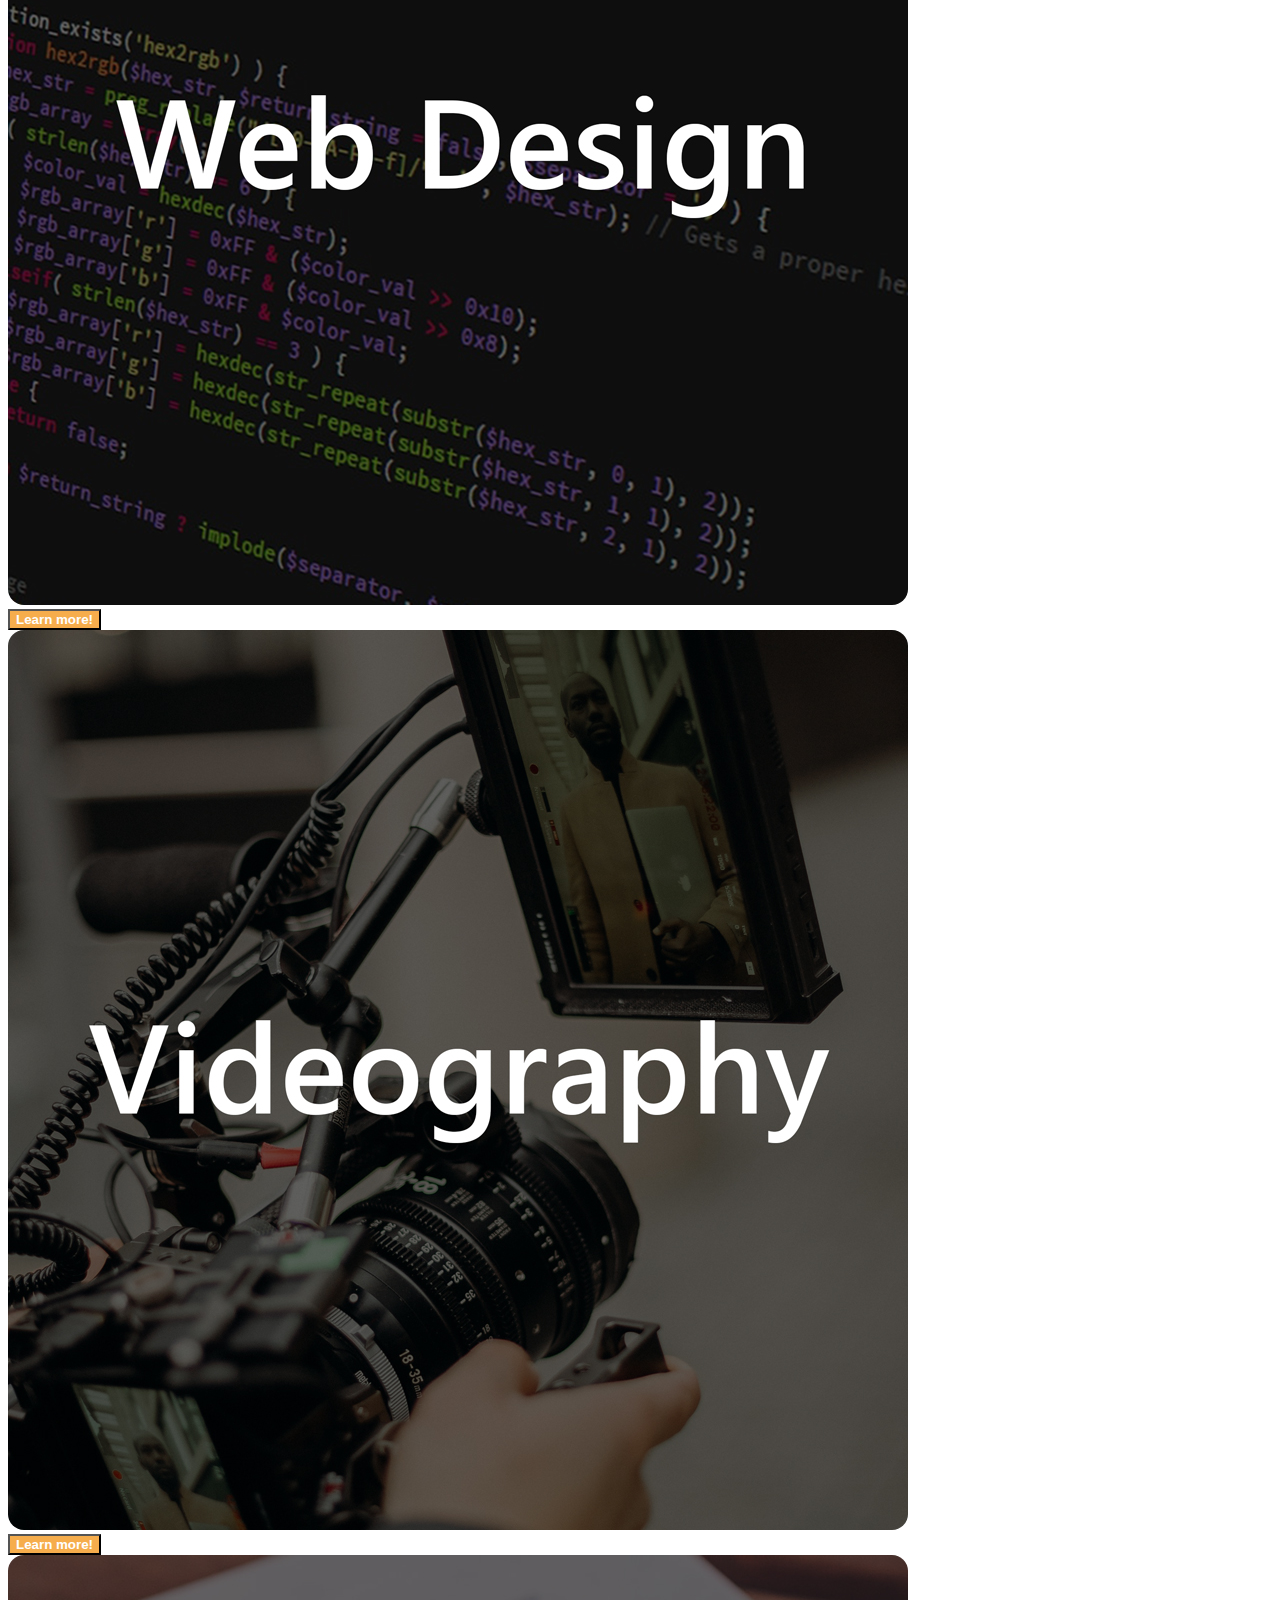
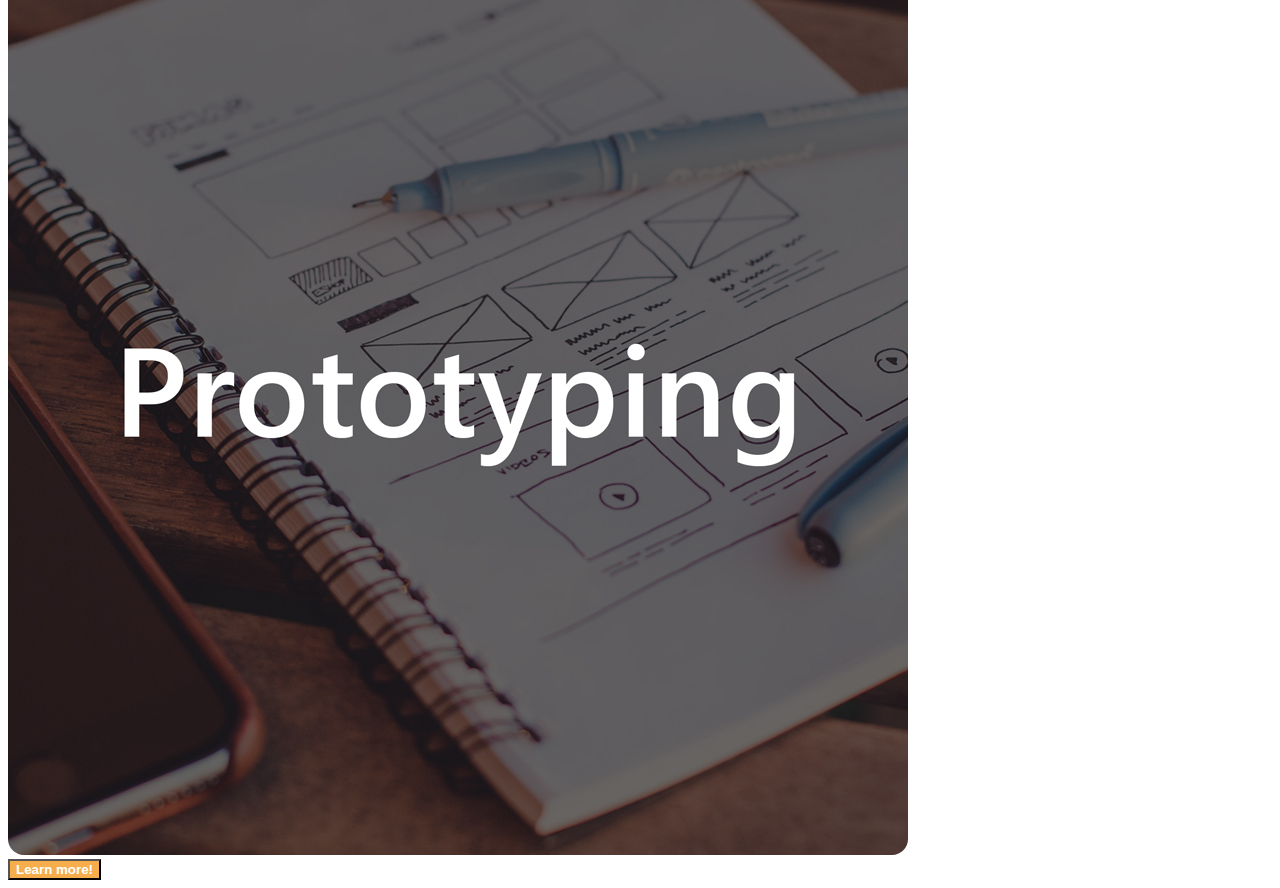
<file: services.html>
<!DOCTYPE html>
<html lang="en">

<head>
    <meta charset="UTF-8">
    <meta name="viewport" content="width=device-width, initial-scale=1.0">

    <!-- document title -->
    <title>Gomezjfc</title>
    <link rel="stylesheet" href="https://stackpath.bootstrapcdn.com/bootstrap/4.5.0/css/bootstrap.min.css"
        integrity="sha384-9aIt2nRpC12Uk9gS9baDl411NQApFmC26EwAOH8WgZl5MYYxFfc+NcPb1dKGj7Sk" crossorigin="anonymous">
    <link rel="stylesheet" href="css/styles.css">
</head>

<body>
    <nav class="navbar navbar-expand-lg fixed-top navbar-dark bg-light shadow-sm">
        <a class="navbar-brand mr-auto mr-lg-0" href="index.html"> <img src="img/logo.png" height="40" alt="logo"> </a>
        <button class="navbar-toggler p-0 border-0" type="button" data-toggle="offcanvas">
            <span class="navbar-toggler-icon"></span>
        </button>
        <div class="navbar-collapse offcanvas-collapse" id="navbarsExampleDefault">
            <ul class="navbar-nav ml-auto">
                <li class="nav-item">
                    <a class="nav-link text-muted" href="index.html">Home</a>
                </li>
                <li class="nav-item">
                    <a class="nav-link text-muted" href="portfolio.html">Portfolio</a>
                </li>
                <li class="nav-item active">
                    <a class="nav-link text-muted font-weight-bold" href="services.html">Services<span
                            class="sr-only">(current)</span></a>
                </li>
                <li class="nav-item">
                    <a class="nav-link text-muted" href="contact.html">Contact</a>
                </li>
            </ul>
        </div>
    </nav>

    <main role="main">
        <div class="jumbotron jumbotron-fluid bg-light mb-0">
            <div class="container text-center">
                <h1 class="display-4 text-dark">Our Services!</h1>
                <p class="lead text-muted mt-5">
                    I'm baby drinking vinegar narwhal stumptown raw denim, mlkshk iceland food truck wolf
                    disrupt leggings. Pinterest cred asymmetrical, kickstarter franzen cold-pressed etsy pour-over
                    hell of master cleanse 90's helvetica quinoa locavore you probably haven't heard of them.
                </p>
                <p class="lead text-muted mt-5">
                    Chambray sartorial before they sold out, gochujang stumptown put a bird on it asymmetrical tbh
                    cornhole whatever vape chillwave. Aesthetic mustache vaporware pop-up, sriracha snackwave tattooed
                    shoreditch mumblecore kombucha af kale chips shabby chic. Cray biodiesel single-origin coffee 3 wolf
                    moon.
                </p>
            </div>
        </div>

        <div class="container pt-5">
            <div class="row justify-content-center">
                <div class="col-8 col-lg-6">
                    <img src="img/photo-overlay.jpg" alt="photography service" class="rounded img-fluid">
                    <div class="row mt-3 mb-5">
                        <div class="col-6 col-lg-12">
                            <button class="btn btn-warning btn-block">Learn more!</button>
                        </div>
                    </div>
                </div>
                <div class="col-8 col-lg-6">
                    <img src="img/web-overlay.jpg" alt="web design service" class="rounded img-fluid">
                    <div class="row mt-3 mb-5">
                        <div class="col-6 col-lg-12">
                            <button class="btn btn-warning btn-block">Learn more!</button>
                        </div>
                    </div>
                </div>
                <div class="col-8 col-lg-6">
                    <img src="img/video-overlay.jpg" alt="video service" class="rounded img-fluid">
                    <div class="row mt-3 mb-5">
                        <div class="col-6 col-lg-12">
                            <button class="btn btn-warning btn-block">Learn more!</button>
                        </div>
                    </div>
                </div>
                <div class="col-8 col-lg-6">
                    <img src="img/proto-overlay.jpg" alt="prototyping service" class="rounded img-fluid">
                    <div class="row mt-3 mb-5">
                        <div class="col-6 col-lg-12">
                            <button class="btn btn-warning btn-block">Learn more!</button>
                        </div>
                    </div>
                </div>
            </div>
        </div>
    </main>

    <!-- Placed at the end of the document so the pages load faster -->
    <script src="https://code.jquery.com/jquery-3.3.1.slim.min.js"
        integrity="sha384-q8i/X+965DzO0rT7abK41JStQIAqVgRVzpbzo5smXKp4YfRvH+8abtTE1Pi6jizo" crossorigin="anonymous">
    </script>
    <script>
        window.jQuery || document.write('<script src="../../assets/js/vendor/jquery-slim.min.js"><\/script>')
    </script>
    <script src="https://code.jquery.com/jquery-3.3.1.slim.min.js"
        integrity="sha384-q8i/X+965DzO0rT7abK41JStQIAqVgRVzpbzo5smXKp4YfRvH+8abtTE1Pi6jizo" crossorigin="anonymous">
    </script>
    <script src="https://cdnjs.cloudflare.com/ajax/libs/popper.js/1.14.3/umd/popper.min.js"
        integrity="sha384-ZMP7rVo3mIykV+2+9J3UJ46jBk0WLaUAdn689aCwoqbBJiSnjAK/l8WvCWPIPm49" crossorigin="anonymous">
    </script>
    <script src="https://stackpath.bootstrapcdn.com/bootstrap/4.1.3/js/bootstrap.min.js"
        integrity="sha384-ChfqqxuZUCnJSK3+MXmPNIyE6ZbWh2IMqE241rYiqJxyMiZ6OW/JmZQ5stwEULTy" crossorigin="anonymous">
    </script>
    <script src="js/offcanvas.js"></script>
</body>

</html>
</file>
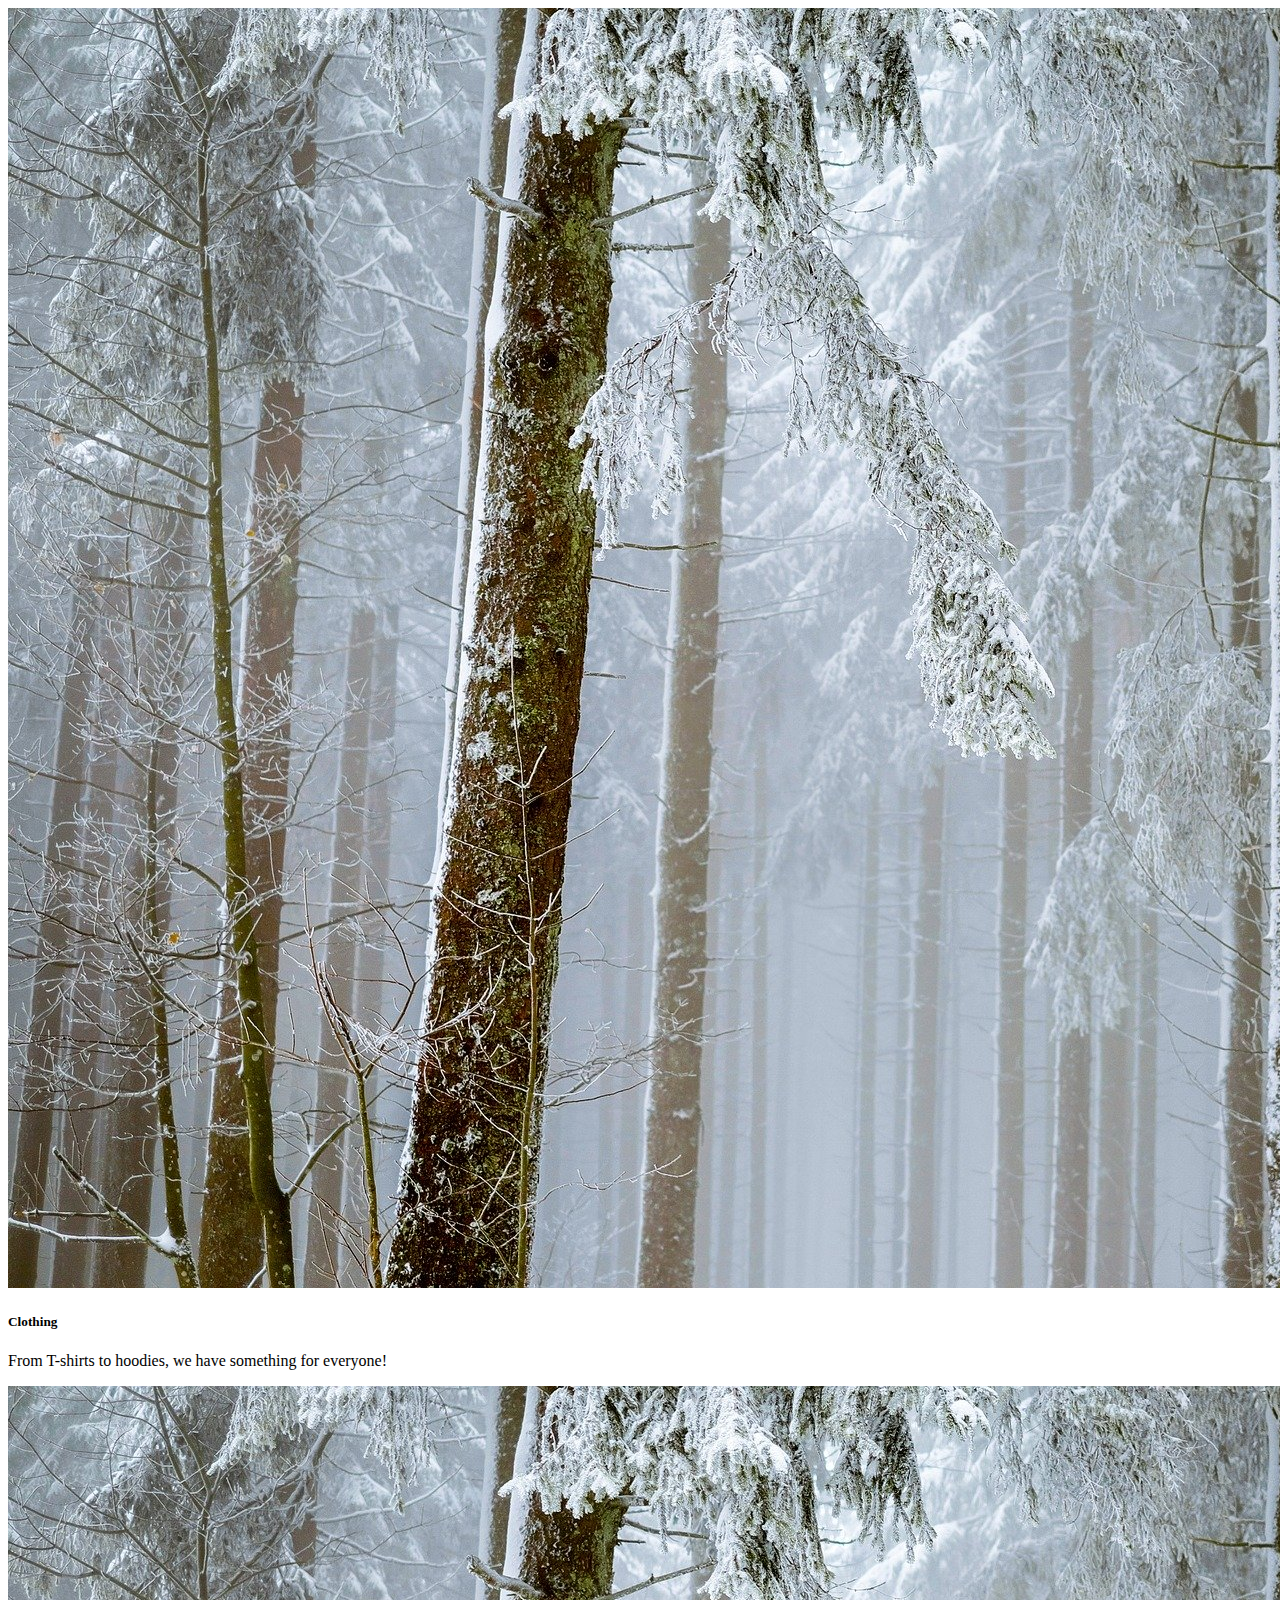
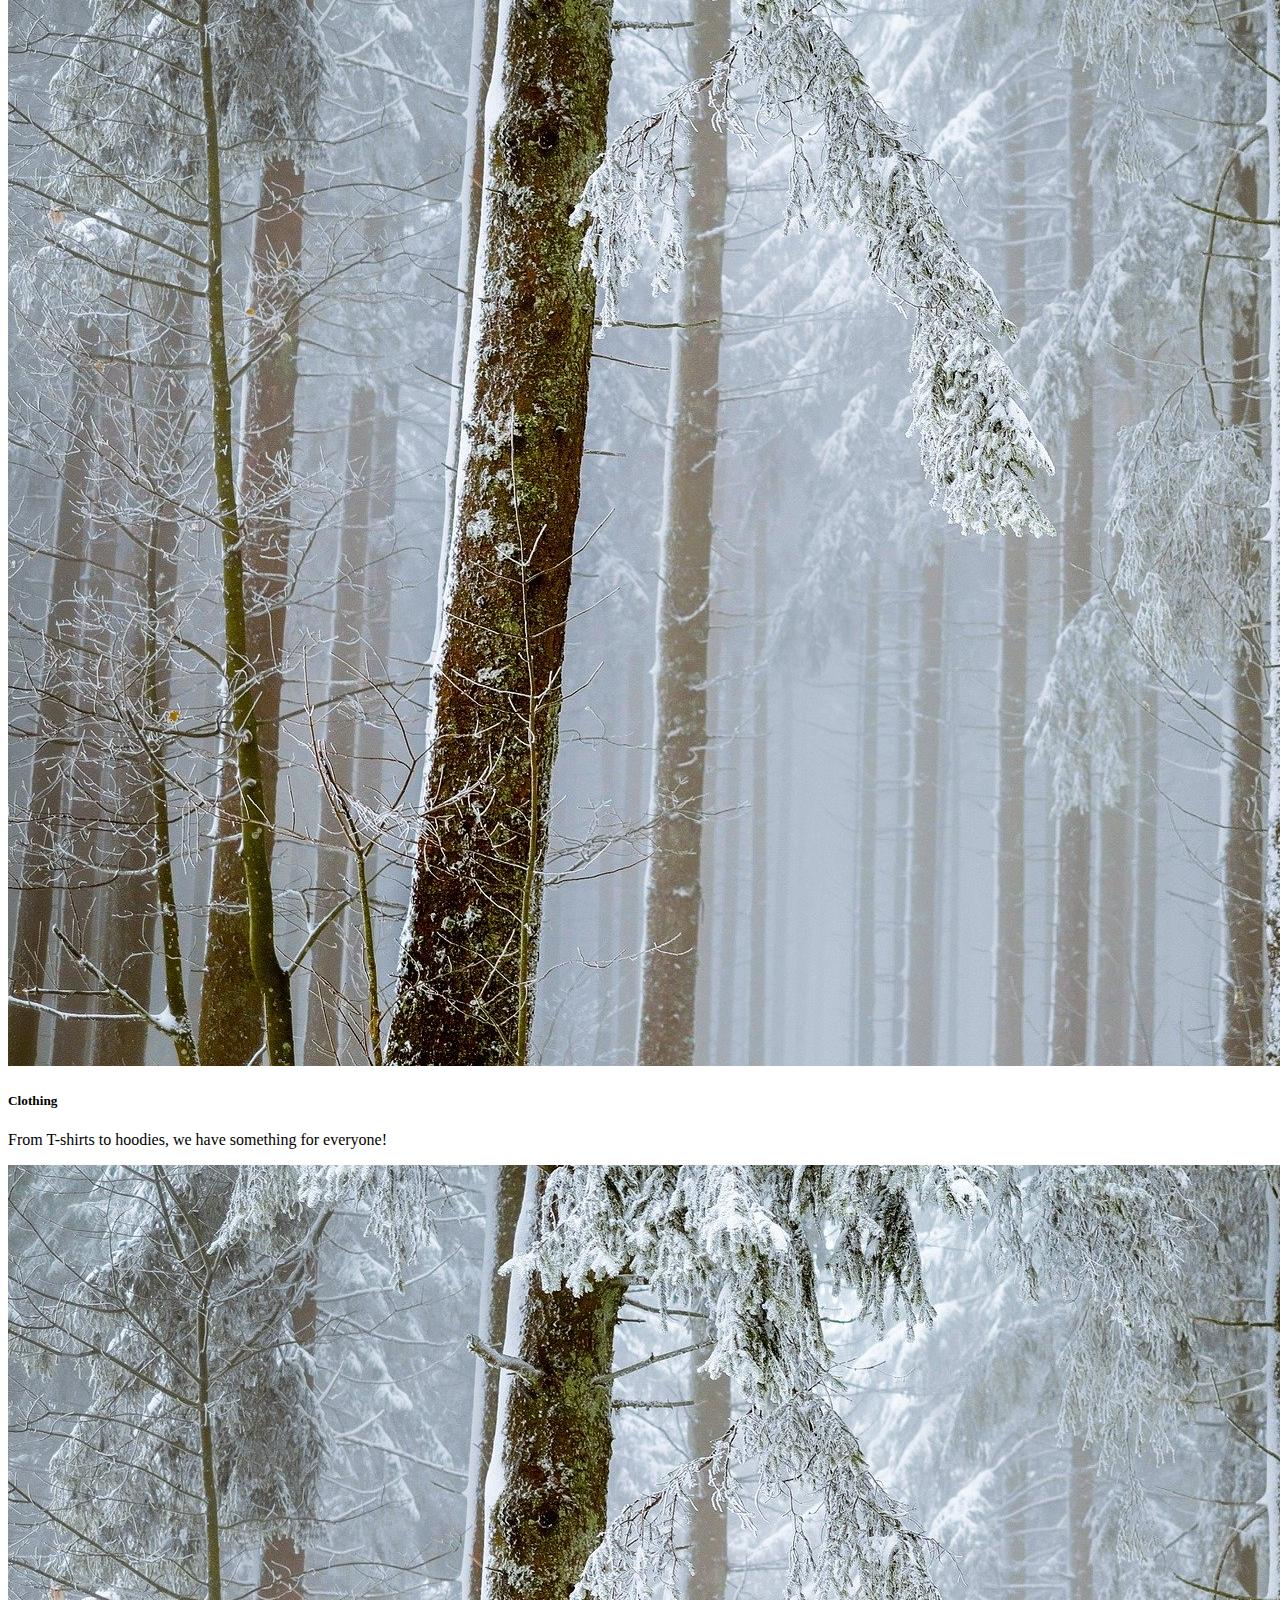
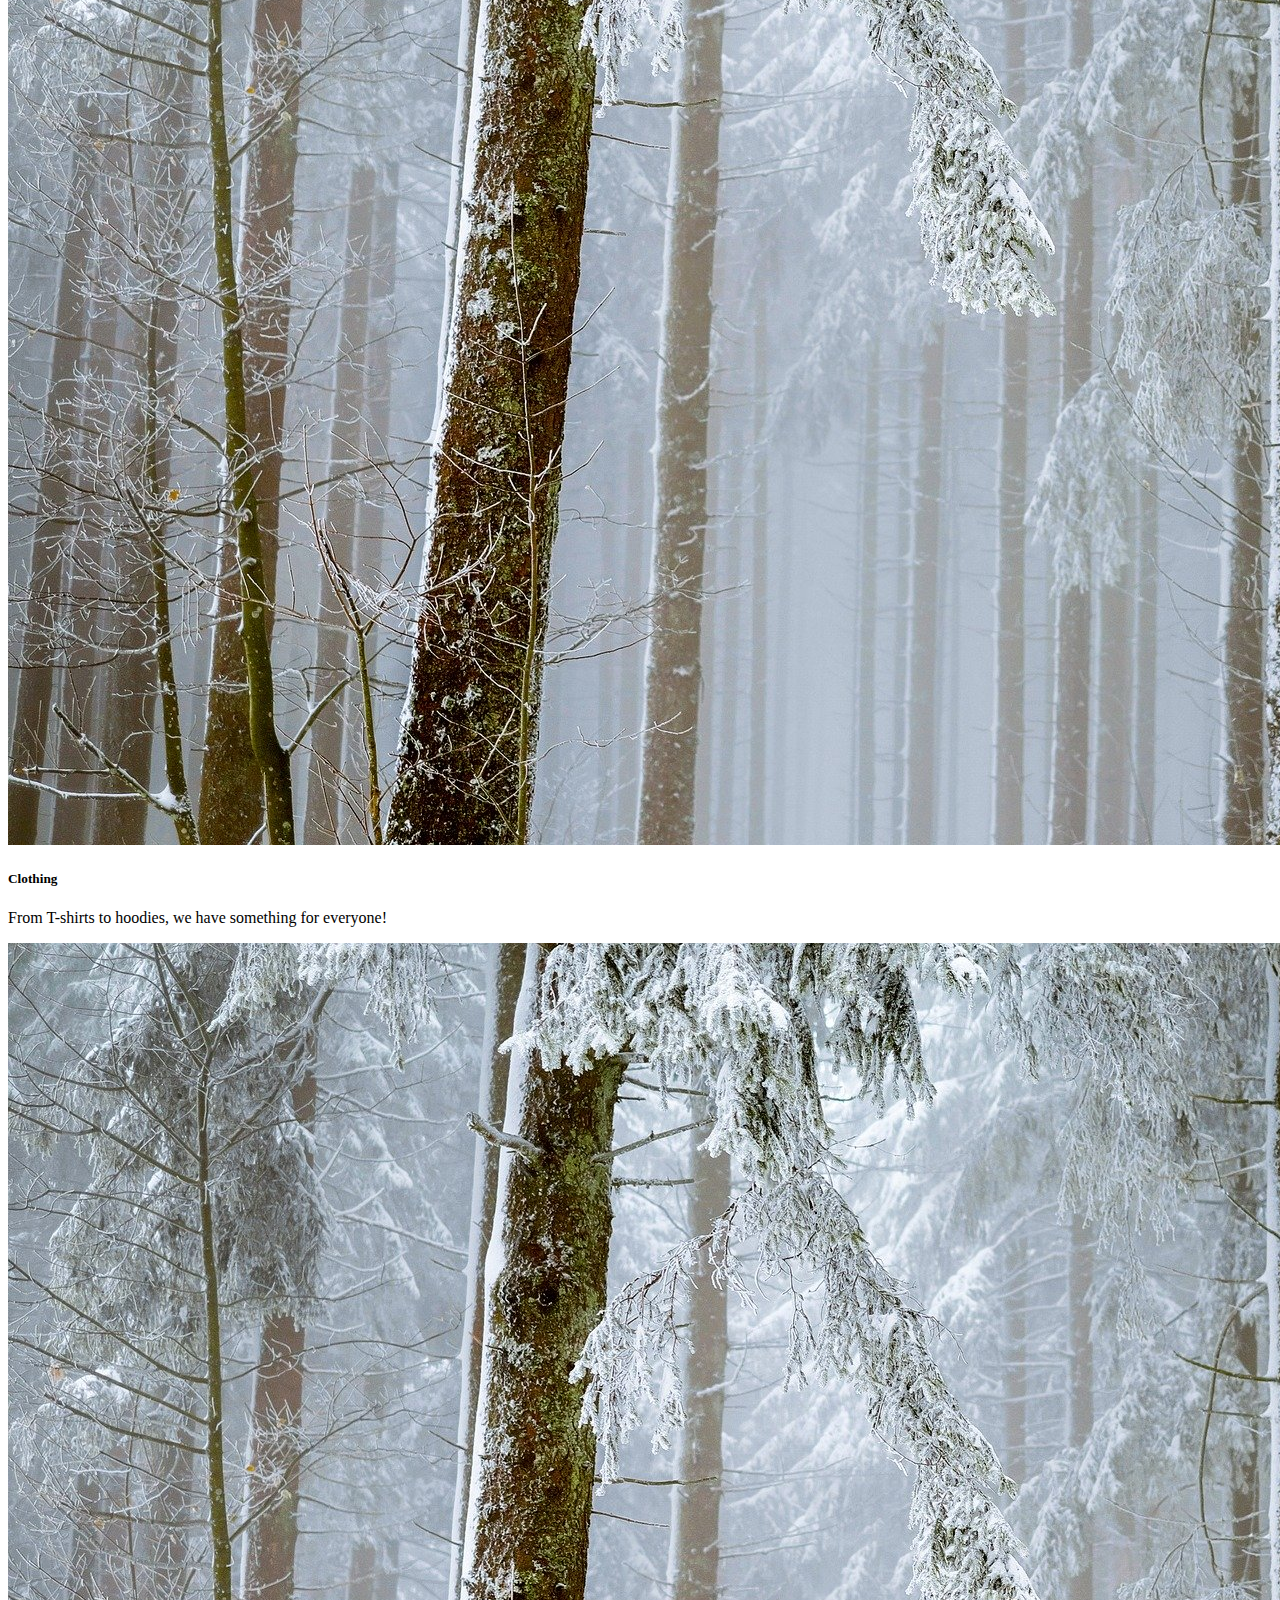
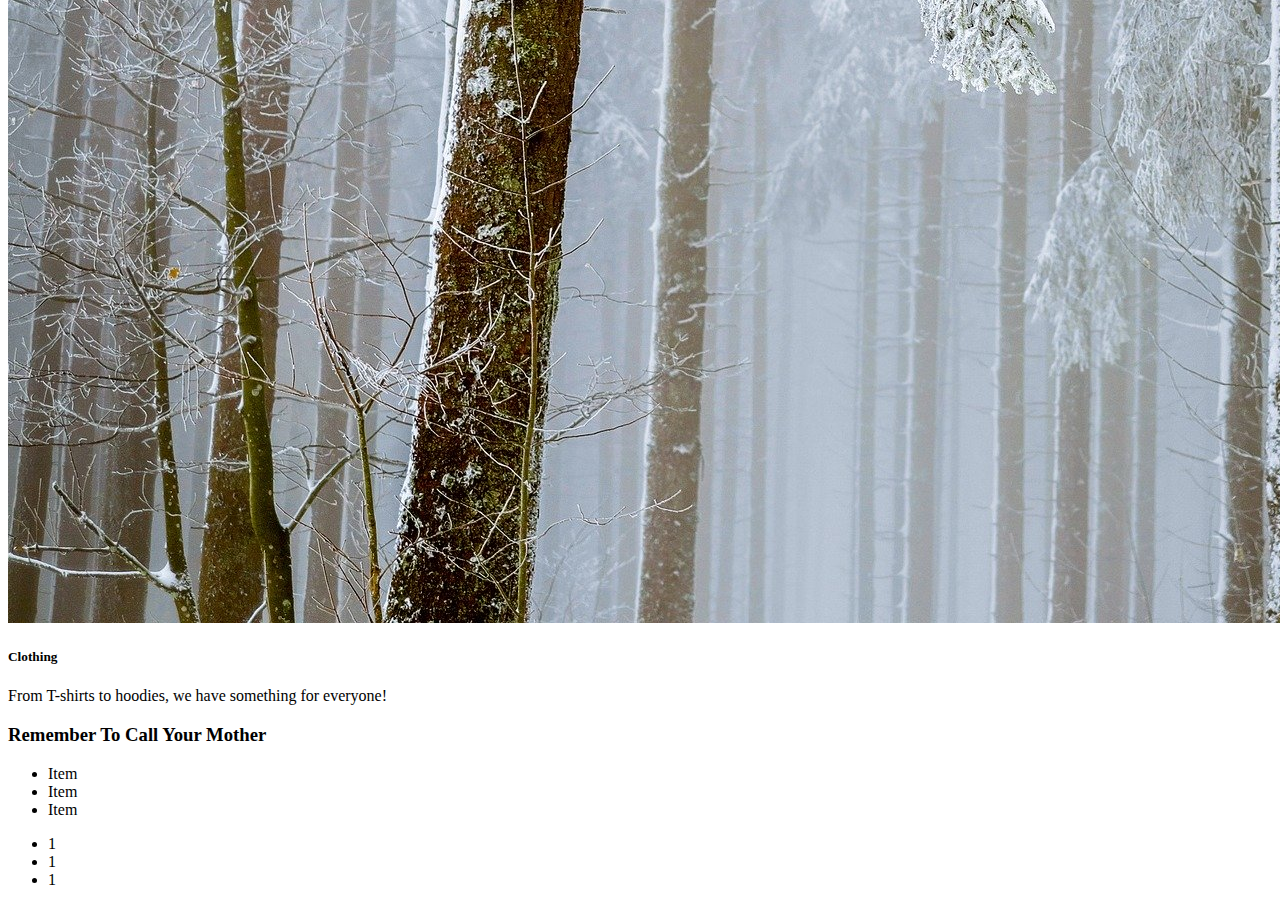
<file: test.html>
<!DOCTYPE html>
<html lang="en">

<head>
    <meta charset="UTF-8">
    <meta name="viewport" content="width=device-width, initial-scale=1.0">
    <title>Document</title>
    <link rel="stylesheet" href="https://stackpath.bootstrapcdn.com/bootstrap/4.5.0/css/bootstrap.min.css"
        integrity="sha384-9aIt2nRpC12Uk9gS9baDl411NQApFmC26EwAOH8WgZl5MYYxFfc+NcPb1dKGj7Sk" crossorigin="anonymous">
</head>

<body>

    <main role="main">


        <div class="container">
            <div class="row">
                <div class="col-12 col-md-6">
                    <div class="row">
                        <div class="col-12 col-lg-6">
                            <div class="card">
                                <img src="img/winter.jpg" class="card-img-top" alt="clothing">
                                <div class="card-body">
                                    <h5 class="card-title">Clothing</h5>
                                    <p class="card-text">From T-shirts to hoodies, we have something for everyone!</p>
                                </div>
                            </div>
                        </div>
                        <div class="col-12 col-lg-6">
                            <div class="card">
                                <img src="img/winter.jpg" class="card-img-top" alt="clothing">
                                <div class="card-body">
                                    <h5 class="card-title">Clothing</h5>
                                    <p class="card-text">From T-shirts to hoodies, we have something for everyone!</p>
                                </div>
                            </div>
                        </div>
                        <div class="col-12 col-lg-6">
                            <div class="card">
                                <img src="img/winter.jpg" class="card-img-top" alt="clothing">
                                <div class="card-body">
                                    <h5 class="card-title">Clothing</h5>
                                    <p class="card-text">From T-shirts to hoodies, we have something for everyone!</p>
                                </div>
                            </div>
                        </div>
                        <div class="col-12 col-lg-6">
                            <div class="card">
                                <img src="img/winter.jpg" class="card-img-top" alt="clothing">
                                <div class="card-body">
                                    <h5 class="card-title">Clothing</h5>
                                    <p class="card-text">From T-shirts to hoodies, we have something for everyone!</p>
                                </div>
                            </div>
                        </div>
                    </div>
                </div>
                <div class="col-12 col-md-6 mt-sm-4 mt-md-0">
                    <div class="card">
                        <div class="card-header">
                            <h3>Remember To Call Your Mother</h3>
                        </div>

                        <ul class="list-group list-group-flush">
                            <li class="list-group-item">Item</li>
                            <li class="list-group-item">Item</li>
                            <li class="list-group-item">Item</li>
                        </ul>



                        <ul class="list-group list-group-flush">
                            <li class="list-group-item">1</li>
                            <li class="list-group-item">1</li>
                            <li class="list-group-item">1</li>
                        </ul>
                    </div>
                </div>
            </div>


        </div>



    </main>





    <script src="https://code.jquery.com/jquery-3.3.1.slim.min.js"
        integrity="sha384-q8i/X+965DzO0rT7abK41JStQIAqVgRVzpbzo5smXKp4YfRvH+8abtTE1Pi6jizo" crossorigin="anonymous">
    </script>
    <script src="https://code.jquery.com/jquery-3.3.1.slim.min.js"
        integrity="sha384-q8i/X+965DzO0rT7abK41JStQIAqVgRVzpbzo5smXKp4YfRvH+8abtTE1Pi6jizo" crossorigin="anonymous">
    </script>
    <script src="https://cdnjs.cloudflare.com/ajax/libs/popper.js/1.14.3/umd/popper.min.js"
        integrity="sha384-ZMP7rVo3mIykV+2+9J3UJ46jBk0WLaUAdn689aCwoqbBJiSnjAK/l8WvCWPIPm49" crossorigin="anonymous">
    </script>
    <script src="https://stackpath.bootstrapcdn.com/bootstrap/4.1.3/js/bootstrap.min.js"
        integrity="sha384-ChfqqxuZUCnJSK3+MXmPNIyE6ZbWh2IMqE241rYiqJxyMiZ6OW/JmZQ5stwEULTy" crossorigin="anonymous">
    </script>
</body>

</html>
</file>
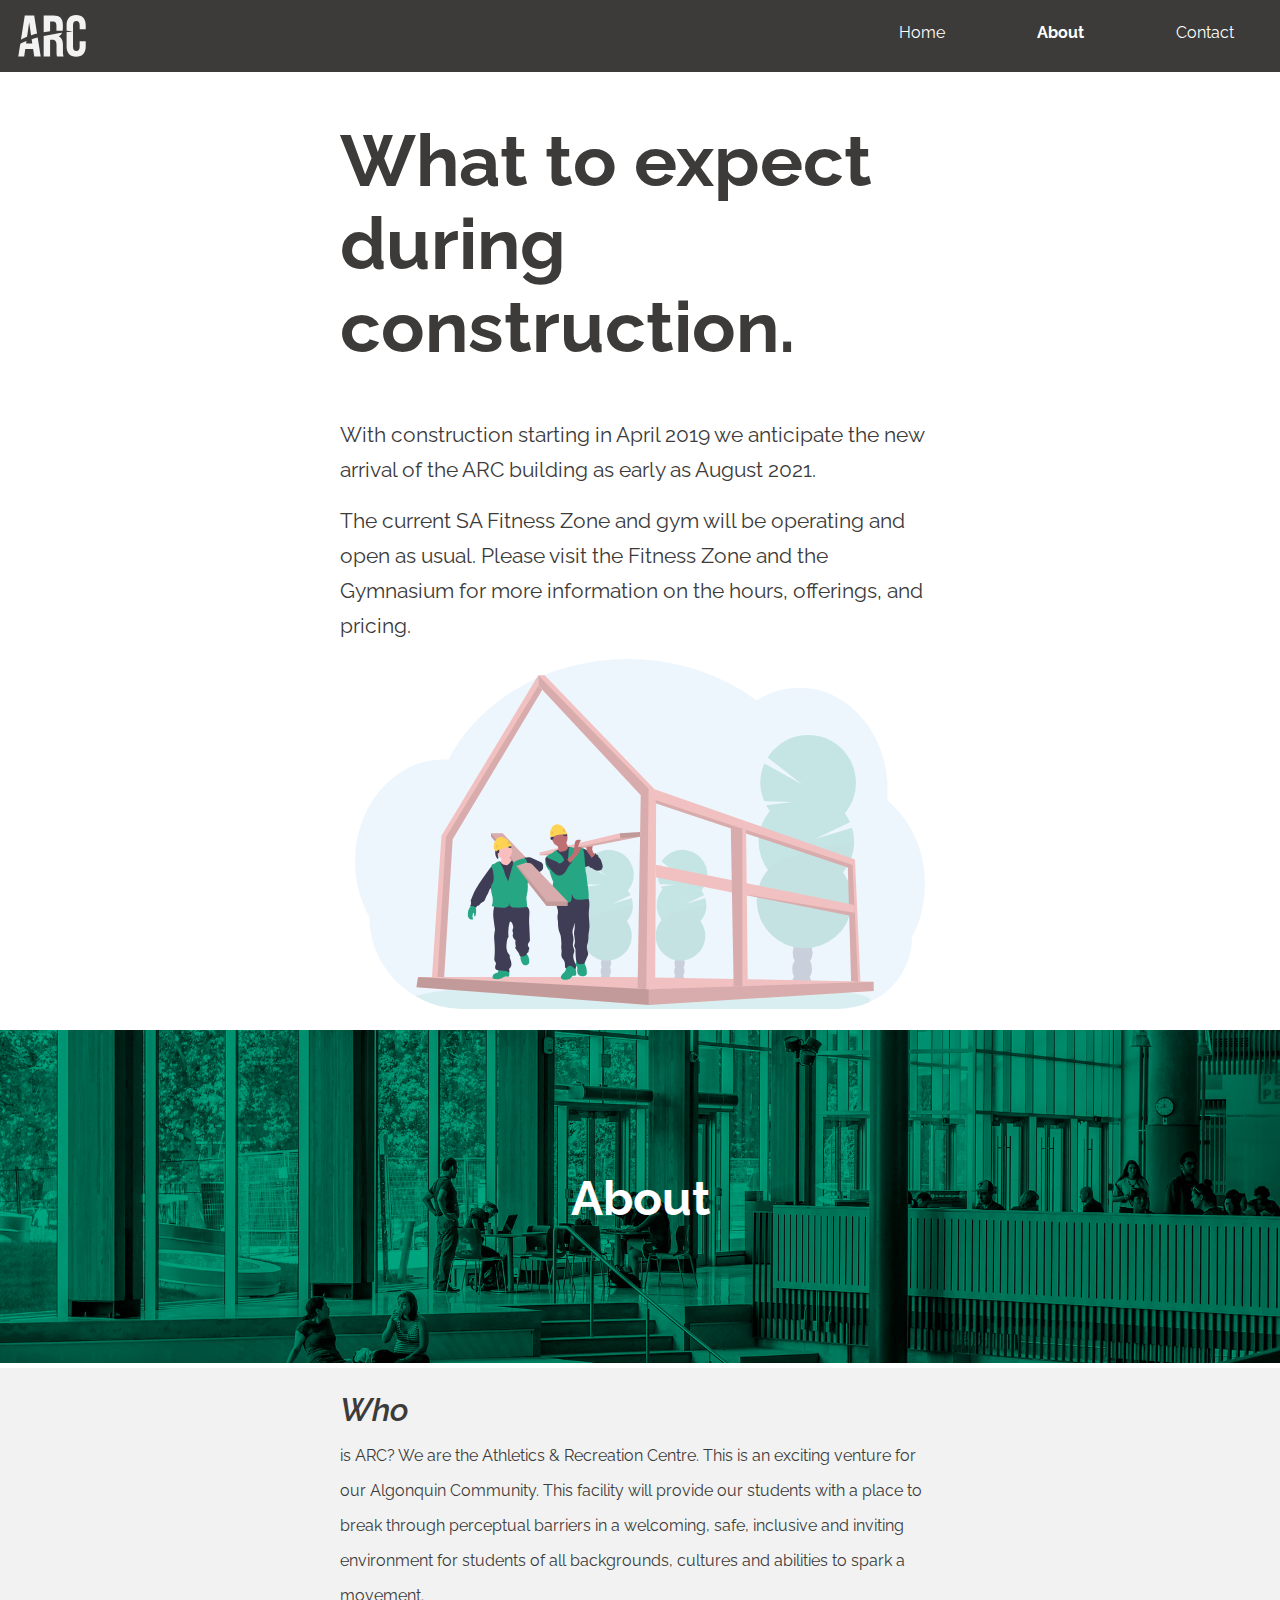
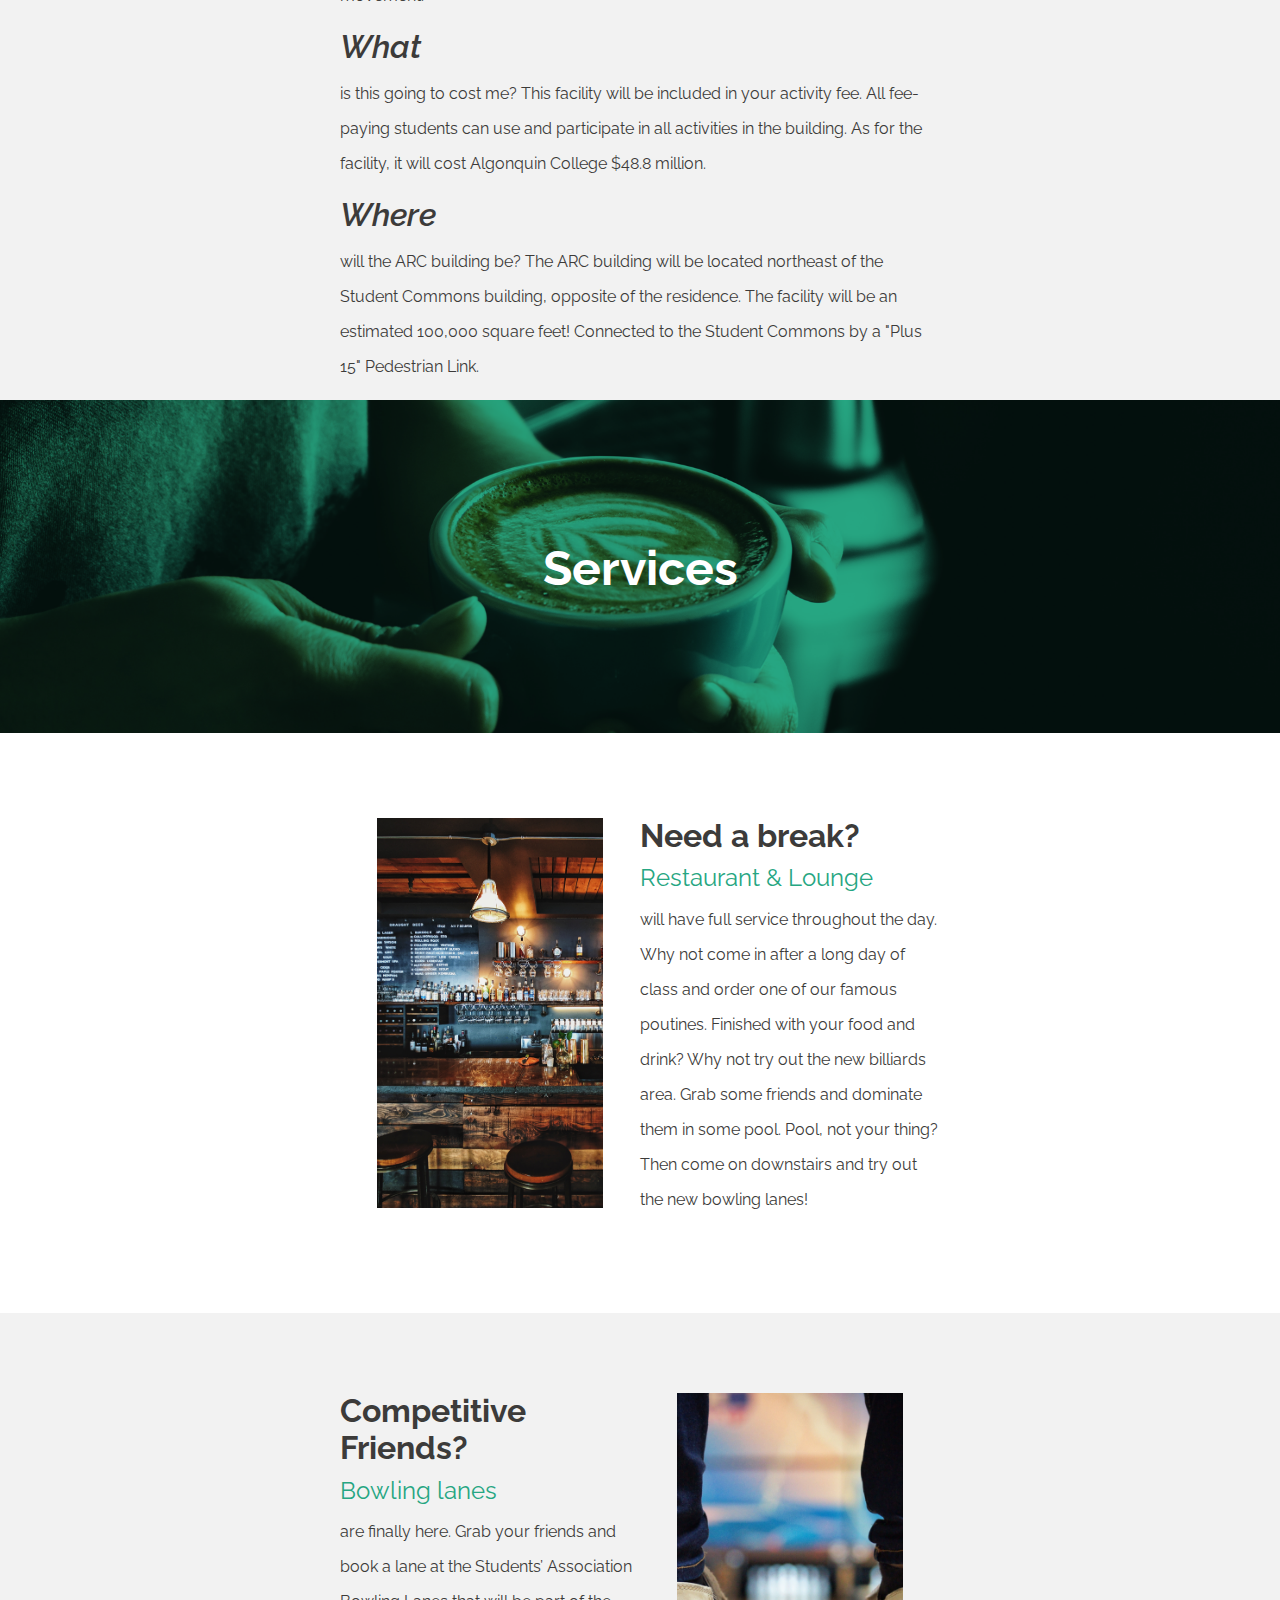
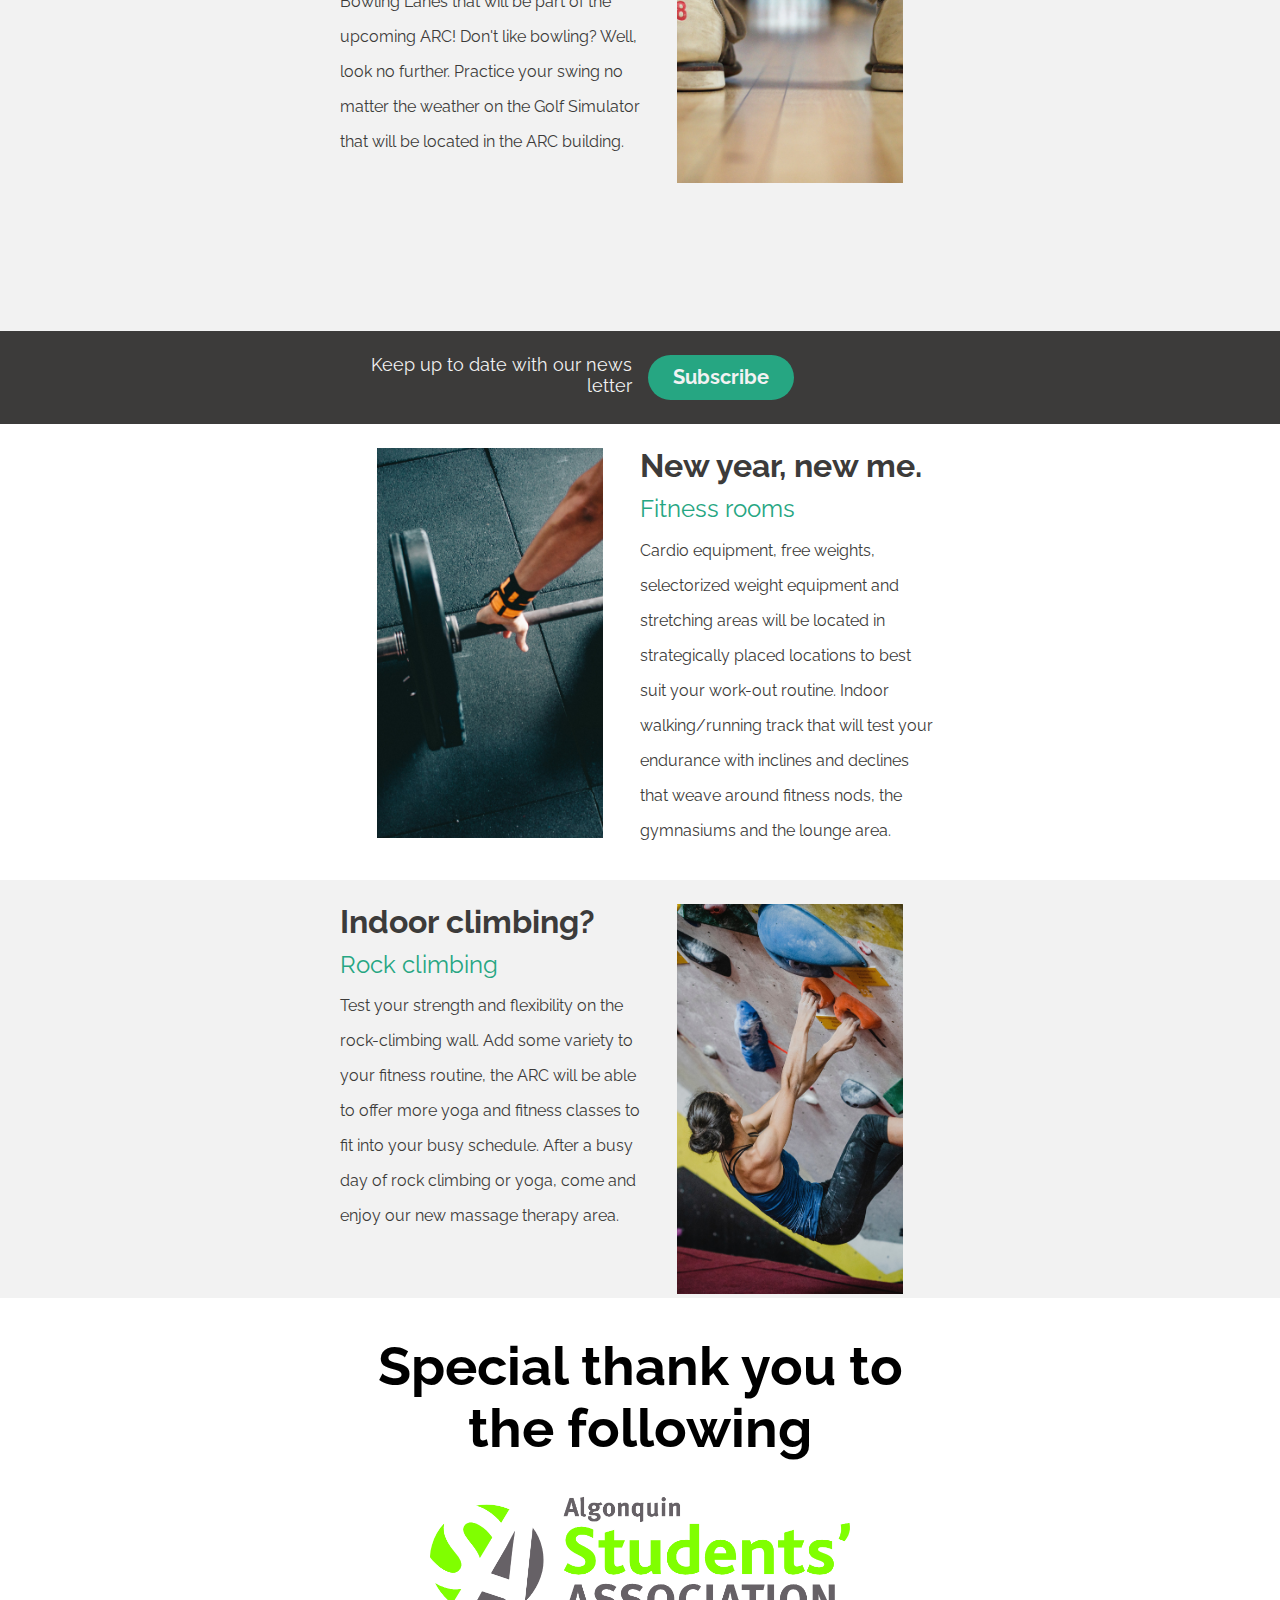
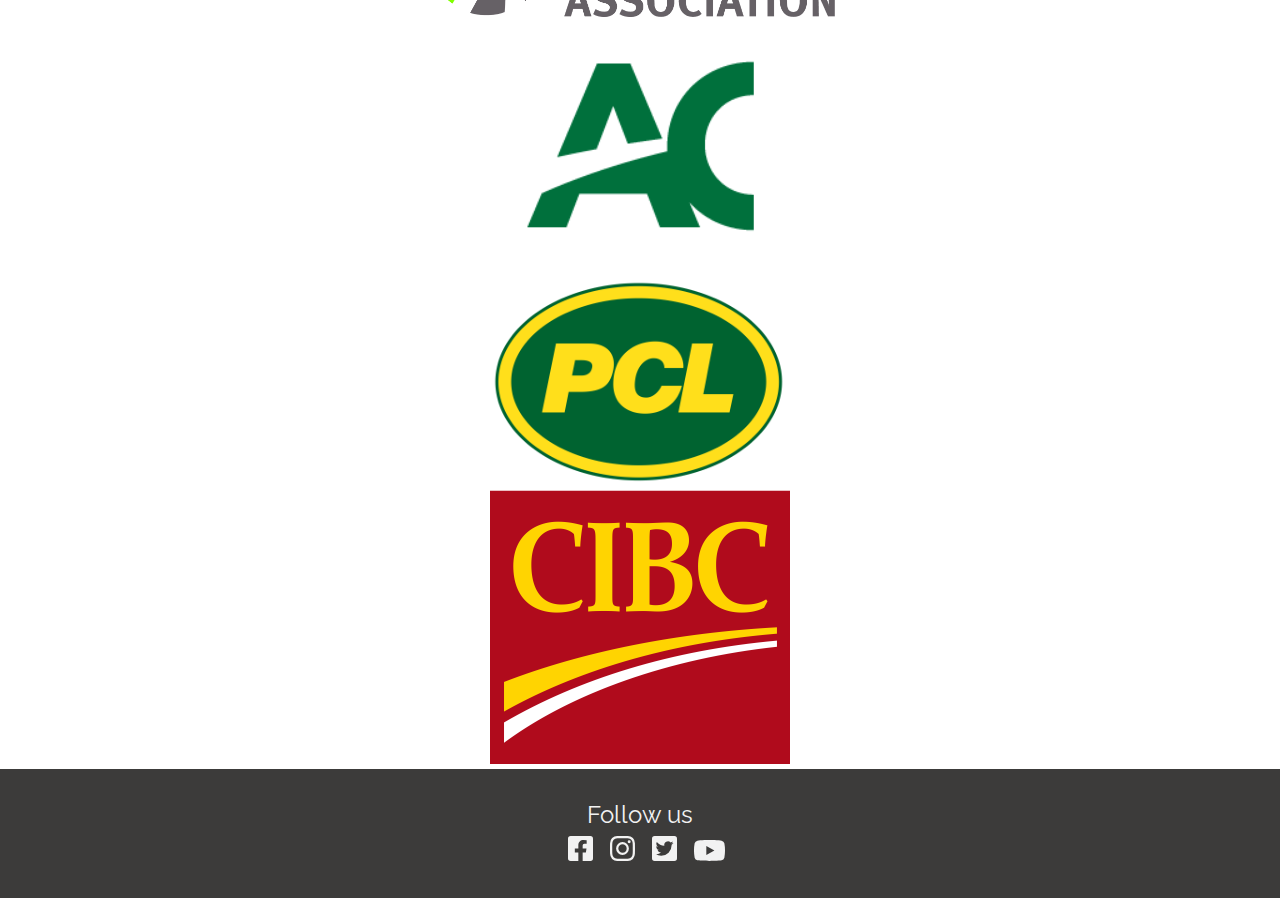
<file: mtm6201-midterm/about.html>
<!DOCTYPE html>
<html lang="en">

<head>
    <meta charset="UTF-8">
    <meta name="viewport" content="width=device-width, initial-scale=1.0">
    <title>ARC</title>
    <link rel="icon" href="icons/ac_icon.ico" type="image/x-icon">
    <link rel="stylesheet" href="css/normalize.css">
    <link rel="stylesheet" href="css/styles.css">
</head>

<body>
    <header>
        <img src="images/logo.svg" alt="logo">
        <nav>
            <ul>
                <li><a href="index.html">Home</a></li>
                <li><a class="active" href="about.html">About</a></li>
                <li><a href="contact.html">Contact</a></li>
            </ul>
        </nav>
    </header>
    <main>
        <div class="container1">
            <div class="first-block">
                <div class="abt-text">
                    <h1>What to expect during construction.</h1>
                    <p>
                        With construction starting in April
                        2019 we anticipate the new arrival of
                        the ARC building as early as August 2021.
                    </p>
                    <p>
                        The current SA Fitness Zone and gym will
                        be operating and open as usual. Please visit
                        the Fitness Zone and the Gymnasium for more
                        information on the hours, offerings, and pricing.
                    </p>
                </div>
                <img src="images/construction.svg" class="construction-img" alt="construction">
            </div>
        </div>

        <div class="img-txt">
            <!-- <img class="abt-img" src="images/aboutgreen.png" alt="about"> -->
            <picture>
                <source media="(min-width:1380px)" srcset="images/aboutgreen-dk.png">
                <source media="(min-width:680px)" srcset="images/aboutgreen-ip.png">
                <img class="abt-img" src="images/aboutgreen-mb.png" alt="about">
            </picture>
            <h2>About</h2>
        </div>

        <div class="container2 ct-bg">
            <div class="second-block">
                <article>
                    <h2>
                        Who
                    </h2>
                    <p>
                        is ARC? We are the Athletics & Recreation Centre.
                        This is an exciting venture for our Algonquin Community.
                        This facility will provide our students with a place
                        to break through perceptual barriers in a welcoming,
                        safe, inclusive and inviting environment for students
                        of all backgrounds, cultures and abilities to spark a
                        movement.
                    </p>
                </article>
                <article>
                    <h2>
                        What
                    </h2>
                    <p>
                        is this going to cost me? This facility will be included
                        in your activity fee. All fee-paying students can use
                        and participate in all activities in the building.
                        As for the facility, it will cost Algonquin College
                        $48.8 million.
                    </p>
                </article>
                <article>
                    <h2>
                        Where
                    </h2>
                    <p>
                        will the ARC building be? The ARC building will be
                        located northeast of the Student Commons building,
                        opposite of the residence. The facility will be an
                        estimated 100,000 square feet! Connected to the
                        Student Commons by a "Plus 15" Pedestrian Link.
                    </p>
                </article>
            </div>
        </div>
        <div class="img-txt">
            <picture>
                <source media="(min-width:1380px)" srcset="images/coffeegreen-dk.png">
                <source media="(min-width:680px)" srcset="images/coffeegreen-ip.png">
                <img class="abt-img" src="images/coffeegreen-mb.png" alt="coffee">
            </picture>
            <h2>Services</h2>
        </div>
        <div class="container-3">
            <div class="third-block abt">
                <article>
                    <div class="white-zone">
                        <div class="img-side">
                            <picture>
                                <source media="(min-width:1380px)" srcset="images/bar-dk.png">
                                <img class="abt-img" src="images/bar-ip.png" alt="bar">
                            </picture>
                        </div>
                        <div class="abt-txt">
                            <h2>Need a break?</h2>
                            <h3>Restaurant & Lounge</h3>
                            <p>
                                will have full service throughout the day.
                                Why not come in after a long day of class
                                and order one of our famous poutines.
                                Finished with your food and drink? Why not
                                try out the new billiards area. Grab some
                                friends and dominate them in some pool.
                                Pool, not your thing? Then come on downstairs
                                and try out the new bowling lanes!
                            </p>
                        </div>
                    </div>
                </article>

                <article>
                    <div class="grey-zone">
                        <div class="img-side">
                            <picture>
                                <source media="(min-width:1380px)" srcset="images/bowling-dk.png">
                                <img class="abt-img" src="images/bowling-ip.png" alt="coffee">
                            </picture>
                        </div>
                        <div class="abt-txt">
                            <h2>Competitive Friends?</h2>
                            <h3>Bowling lanes</h3>
                            <p>
                                are finally here. Grab your friends and book a
                                lane at the Students’ Association Bowling Lanes
                                that will be part of the upcoming ARC! Don't
                                like bowling? Well, look no further. Practice
                                your swing no matter the weather on the Golf
                                Simulator that will be located in the ARC building.
                            </p>
                        </div>
                    </div>
                </article>
            </div>
        </div>

        <div class="subscribe">
            <h3>Keep up to date with our news letter</h3>
            <button class="subscribe-btn">Subscribe</button>
        </div>

        <div class="container-4">
            <div class="fourth-block">
                <article>
                    <div class="white-zone">
                        <div class="img-side">
                            <picture>
                                <source media="(min-width:1380px)" srcset="images/fitness-dk.jpg">
                                <img class="abt-img" src="images/fitness-ip.jpg" alt="coffee">
                            </picture>
                        </div>
                        <div class="abt-txt">
                            <h2>New year, new me.</h2>
                            <h3>Fitness rooms</h3>
                            <p>
                                Cardio equipment, free weights, selectorized weight
                                equipment and stretching areas will be located in
                                strategically placed locations to best suit your
                                work-out routine. Indoor walking/running track that
                                will test your endurance with inclines and declines
                                that weave around fitness nods, the gymnasiums and
                                the lounge area.
                            </p>
                        </div>
                    </div>
                </article>

                <article>
                    <div class="grey-zone">
                        <div class="img-side">
                            <picture>
                                <source media="(min-width:1380px)" srcset="images/climbing-dk.jpg">
                                <img class="abt-img" src="images/climbing-ip.jpg" alt="bar">
                            </picture>
                        </div>
                        <div class="abt-txt">
                            <h2>Indoor climbing?</h2>
                            <h3>Rock climbing</h3>
                            <p>
                                Test your strength and flexibility on the
                                rock-climbing wall. Add some variety to your
                                fitness routine, the ARC will be able to offer
                                more yoga and fitness classes to fit into your
                                busy schedule. After a busy day of rock climbing
                                or yoga, come and enjoy our new massage therapy area.
                            </p>
                        </div>
                    </div>
                </article>
            </div>
        </div>

        <div class="container5">
            <div class="fifth-block">
                <h1>Special thank you to the following</h1>
                <div class="logos">
                    <img src="images/sa.png" alt="student association">
                    <img src="images/AC_ICON_FC_GRN_240x200.png" alt="logo">
                    <img src="images/pcl.png" alt="pcl">
                    <img src="images/cibc.png" alt="student association">
                </div>
            </div>
        </div>

    </main>
    <footer>
        <p>Follow us</p>
        <div class="socialmedia">
            <img src="icons/facebook.svg" alt="facebook">
            <img src="icons/instagram.svg" alt="instagram">
            <img src="icons/twitter.svg" alt="twitter">
            <img src="icons/youtube.svg" alt="youtube">
        </div>
    </footer>
</body>

</html>
</file>
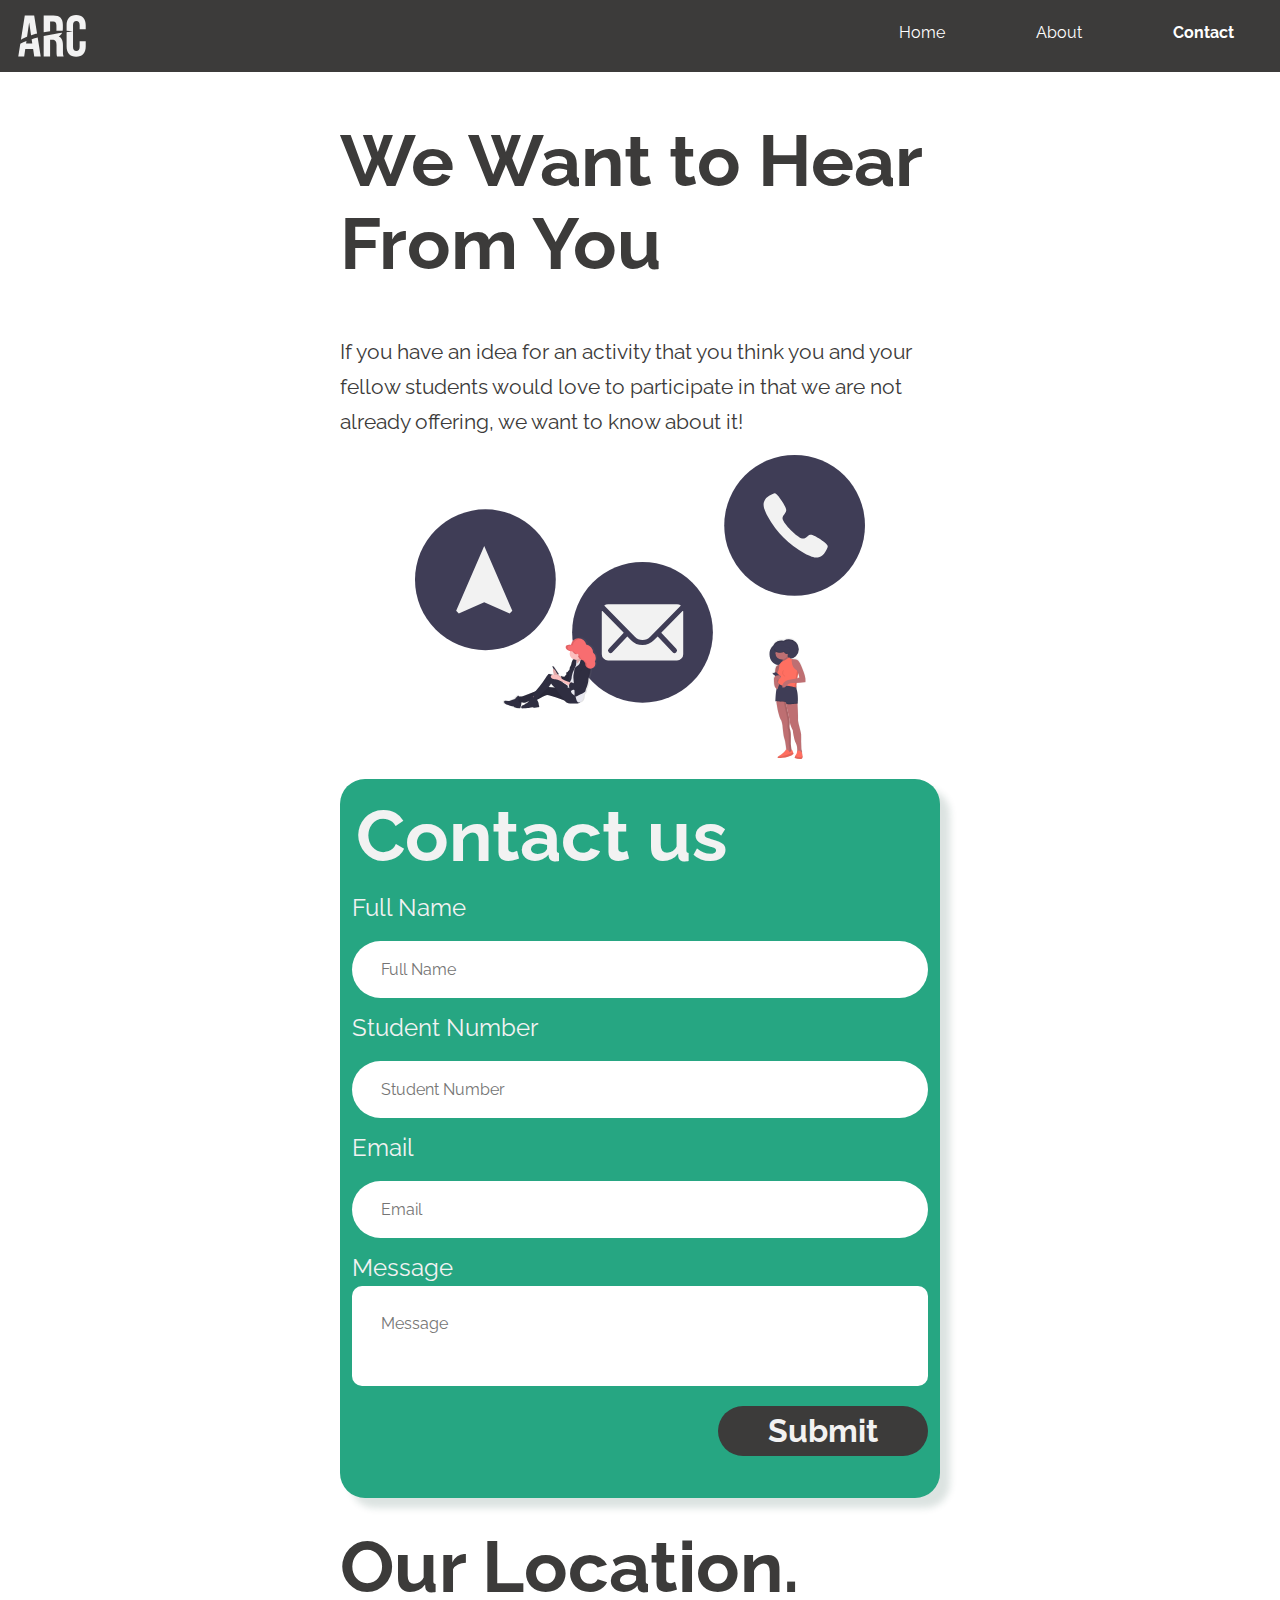
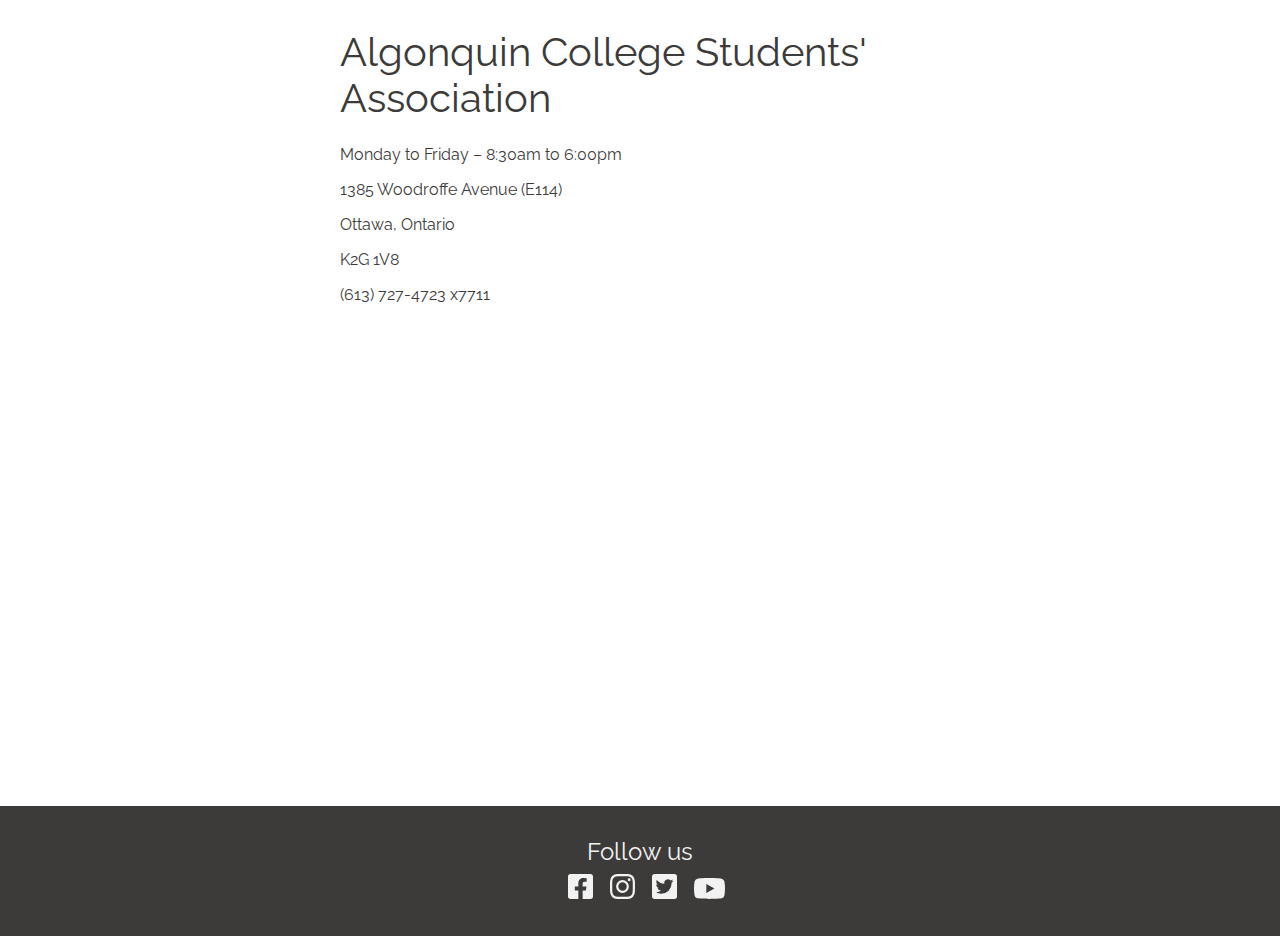
<file: mtm6201-midterm/contact.html>
<!DOCTYPE html>
<html lang="en">
<head>
    <meta charset="UTF-8">
    <meta name="viewport" content="width=device-width, initial-scale=1.0">
    <title>ARC</title>
    <link rel="icon" href="icons/ac_icon.ico" type="image/x-icon">
    <link rel="stylesheet" href="css/normalize.css">
    <link rel="stylesheet" href="css/styles.css">
</head>
<body>
    <header>
        <img src="images/logo.svg" alt="logo">
        <nav>
            <ul>
                <li><a href="index.html">Home</a></li>
                <li><a href="about.html">About</a></li>
                <li><a class="active" href="contact.html">Contact</a></li>
            </ul>
        </nav>
    </header>
    <main>
        <div class="container1">
            <div class="first-block">
                <h1>We Want to Hear From You</h1>
                <p>
                    If you have an idea for an activity that you
                    think you and your fellow students would love
                    to participate in that we are not already offering,
                    we want to know about it!
                </p>

                <img src="images/contact-img.svg" class="contactimg" alt="contact">
            </div>
            <div class="second-block ctc">
                <form>
                    <div class="form-text">
                        <h2>
                            Contact us
                        </h2>
                    </div>
                    <fieldset>
                        <label for="fname">Full Name</label>
                        <input type="text" id="fname" name="fullname" placeholder="Full Name">
                    </fieldset>

                    <fieldset>
                        <label for="snumb">Student Number</label>
                        <input type="number" id="snumb" name="studnumb" placeholder="Student Number">
                    </fieldset>

                    <fieldset>
                        <label for="email">Email</label>
                        <input type="email" id="email" name="email" placeholder="Email">
                    </fieldset>

                    <fieldset>
                        <label for="message">Message</label>
                        <textarea id="message" name="message" placeholder="Message"></textarea>
                    </fieldset>

                    <fieldset>
                        <input type="button" class="form-button" value="Submit">
                    </fieldset>
                </form>
            </div>
        </div>

        <div class="container2">
            <div class="third-block ctc">
                <h2>Our Location.</h2>
                <h3>Algonquin College Students' Association</h3>
                <p>
                    Monday to Friday – 8:30am to 6:00pm <br>
                    1385 Woodroffe Avenue (E114) <br>
                    Ottawa, Ontario <br> 
                    K2G 1V8 <br>
                    (613) 727-4723 x7711
                </p>
            </div>
            <iframe src="https://www.google.com/maps/embed?pb=!1m18!1m12!1m3!1d9431.245143519787!2d-75.76312957405473!3d45.35030690076743!2m3!1f0!2f0!3f0!3m2!1i1024!2i768!4f13.1!3m3!1m2!1s0x0%3A0x9e246d934b6c6ed!2sAlgonquin%20College%20of%20Applied%20Arts%20and%20Technology!5e0!3m2!1sen!2sca!4v1594594429680!5m2!1sen!2sca" width="100%" height="450" frameborder="0" style="border:0;" allowfullscreen="" aria-hidden="false" tabindex="0"></iframe>
        </div>
    </main>
    <footer>
        <p>Follow us</p>
        <div class="socialmedia">
            <img src="icons/facebook.svg" alt="facebook">
            <img src="icons/instagram.svg" alt="instagram">
            <img src="icons/twitter.svg" alt="twitter">
            <img src="icons/youtube.svg" alt="youtube">
        </div>
    </footer>
</body>
</html>
</file>
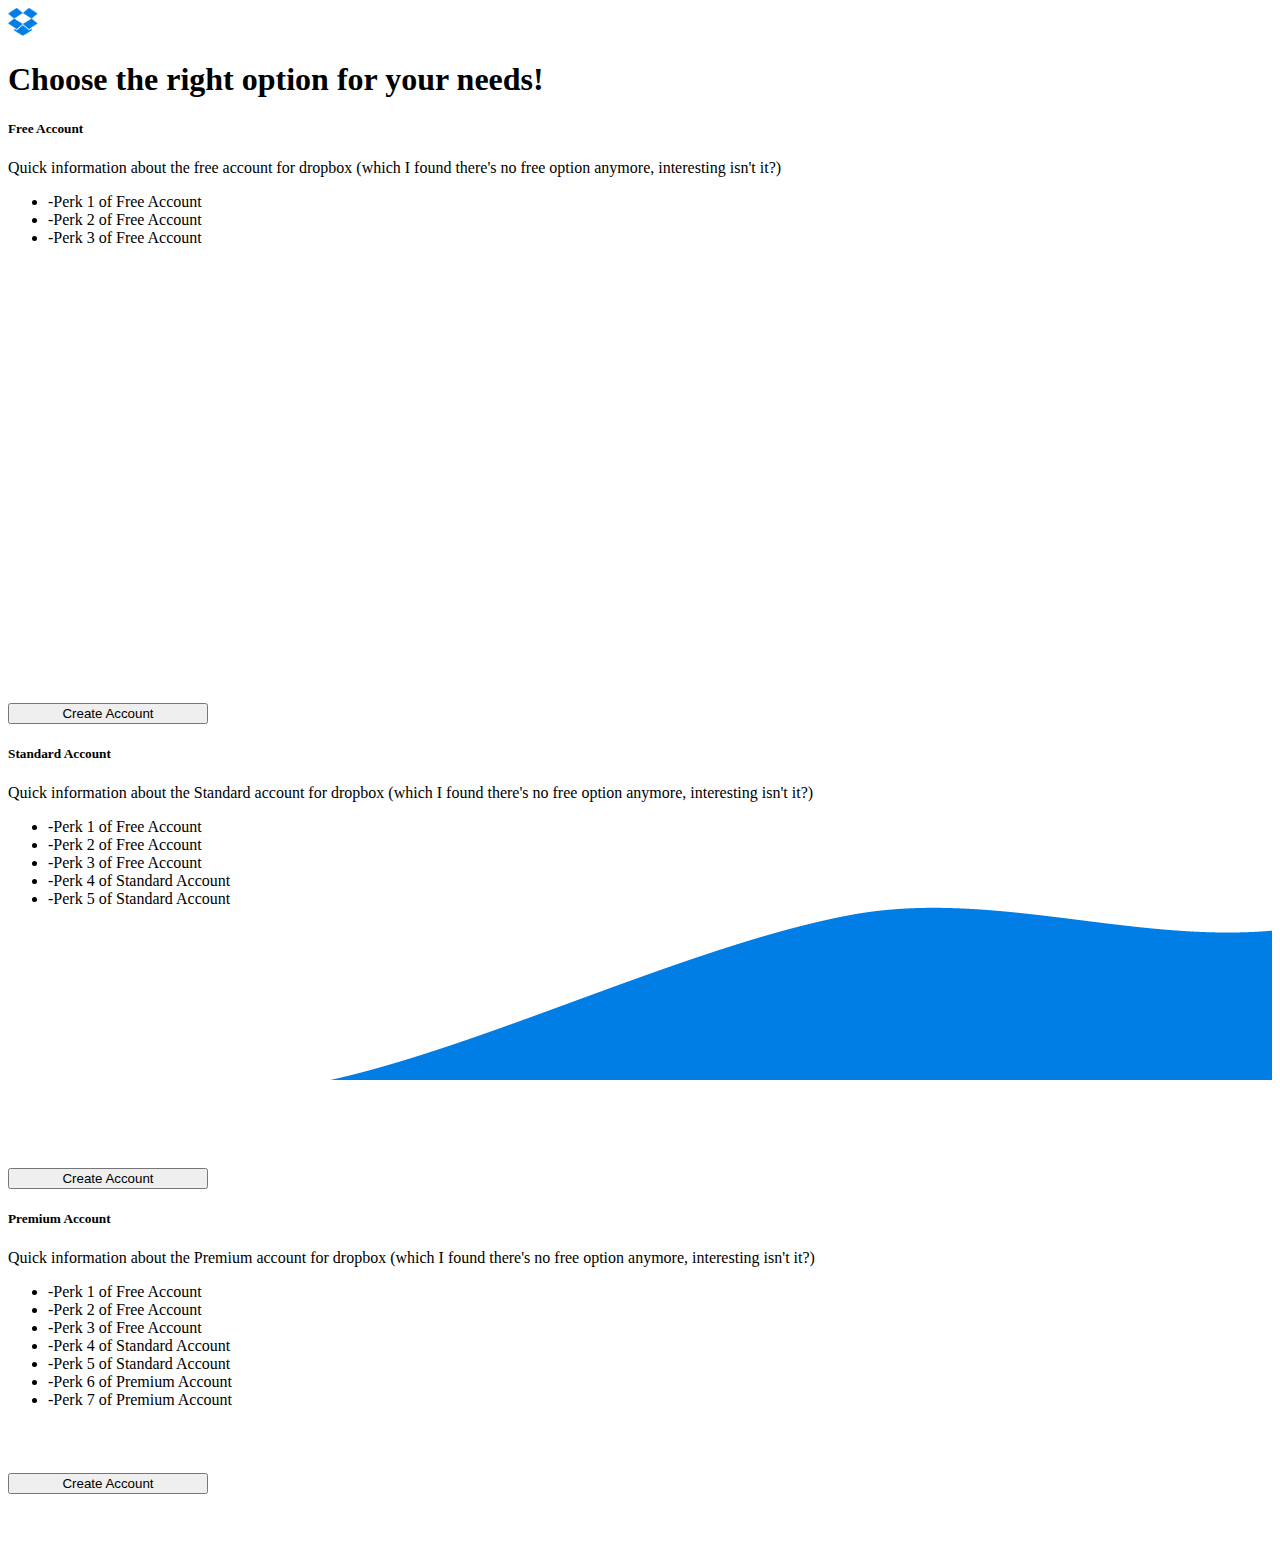
<file: web-sign-up/options.html>
<!DOCTYPE html>
<html lang="en">

<head>
    <meta charset="UTF-8">
    <meta name="viewport" content="width=device-width, initial-scale=1.0">
    <title>Document</title>
    <link rel="stylesheet" href="https://cdn.jsdelivr.net/npm/bootstrap@4.5.3/dist/css/bootstrap.min.css"
        integrity="sha384-TX8t27EcRE3e/ihU7zmQxVncDAy5uIKz4rEkgIXeMed4M0jlfIDPvg6uqKI2xXr2" crossorigin="anonymous">
    <link rel="stylesheet" href="css/style.css">
</head>

<body>
    <main>
        <nav class="navbar navbar-light bg-light">
            <div class="container">
                <a class="navbar-brand" href="index.html">
                    <!-- dropbox logo placed in the navbar -->
                    <img src="img/dropbox-logo.png" alt="logo" width="30">
                </a>
            </div>
        </nav>

        <div class="container ct-opts">
            <h1 class="text-center my-5">Choose the right option for your needs!</h1>
            <div class="row row-cols-1 row-cols-md-4 justify-content-center">
                <div class="col">
                    <!-- option one for free account -->
                    <div class="card border-primary">
                        <div class="card-body">
                            <h5 class="card-title text-center">Free Account</h5>
                            <p class="card-text mt-5">Quick information about the free account for dropbox (which I
                                found
                                there's no free option anymore, interesting isn't it?)</p>
                        </div>
                        <ul class="list-group list-group-flush">
                            <li class="list-group-item">-Perk 1 of Free Account</li>
                            <li class="list-group-item">-Perk 2 of Free Account</li>
                            <li class="list-group-item">-Perk 3 of Free Account</li>
                        </ul>
                        <div class="text-center free-card">
                            <button type="button" class="btn btn-primary free-card my-3 mt-md-0"
                                onclick="location.href = 'sign-up.html';" style="width: 200px;">Create Account</button>
                        </div>
                    </div>
                </div>
                <!-- option two for standard account -->
                <div class="col my-5 my-md-0">
                    <div class="card border-primary">
                        <div class="card-body">
                            <h5 class="card-title text-center">Standard Account</h5>
                            <p class="card-text mt-5">Quick information about the Standard account for dropbox (which I
                                found
                                there's no free option anymore, interesting isn't it?)</p>
                        </div>
                        <ul class="list-group list-group-flush">
                            <li class="list-group-item">-Perk 1 of Free Account</li>
                            <li class="list-group-item">-Perk 2 of Free Account</li>
                            <li class="list-group-item">-Perk 3 of Free Account</li>
                            <li class="list-group-item">-Perk 4 of Standard Account</li>
                            <li class="list-group-item">-Perk 5 of Standard Account</li>
                        </ul>
                        <div class="text-center standard-card">
                            <button type="button" class="btn btn-primary standard-card my-3 mt-md-0"
                                onclick="location.href = 'paid-sign-up.html';" style="width: 200px;">Create Account</button>
                        </div>


                    </div>
                </div>
                <!-- option three for premium account -->
                <div class="col">
                    <div class="card border-primary">
                        <div class="card-body">
                            <h5 class="card-title text-center">Premium Account</h5>
                            <p class="card-text mt-5">Quick information about the Premium account for dropbox (which I
                                found
                                there's no free option anymore, interesting isn't it?)</p>
                        </div>
                        <ul class="list-group list-group-flush">
                            <li class="list-group-item">-Perk 1 of Free Account</li>
                            <li class="list-group-item">-Perk 2 of Free Account</li>
                            <li class="list-group-item">-Perk 3 of Free Account</li>
                            <li class="list-group-item">-Perk 4 of Standard Account</li>
                            <li class="list-group-item">-Perk 5 of Standard Account</li>
                            <li class="list-group-item">-Perk 6 of Premium Account</li>
                            <li class="list-group-item">-Perk 7 of Premium Account</li>
                        </ul>
                        <div class="text-center premium-card">
                            <button type="button" class="btn btn-primary premium-card my-3 mt-md-0"
                                onclick="location.href = 'paid-sign-up.html';" style="width: 200px;">Create Account</button>
                        </div>
                    </div>
                </div>
            </div>
        </div>
        <!-- footer with my name lol -->
        <footer class="footer ft-options mt-5 py-3 text-center">
            <p class="m-0">Developed by Juan</p>
        </footer>
    </main>

</body>

</html>
</file>
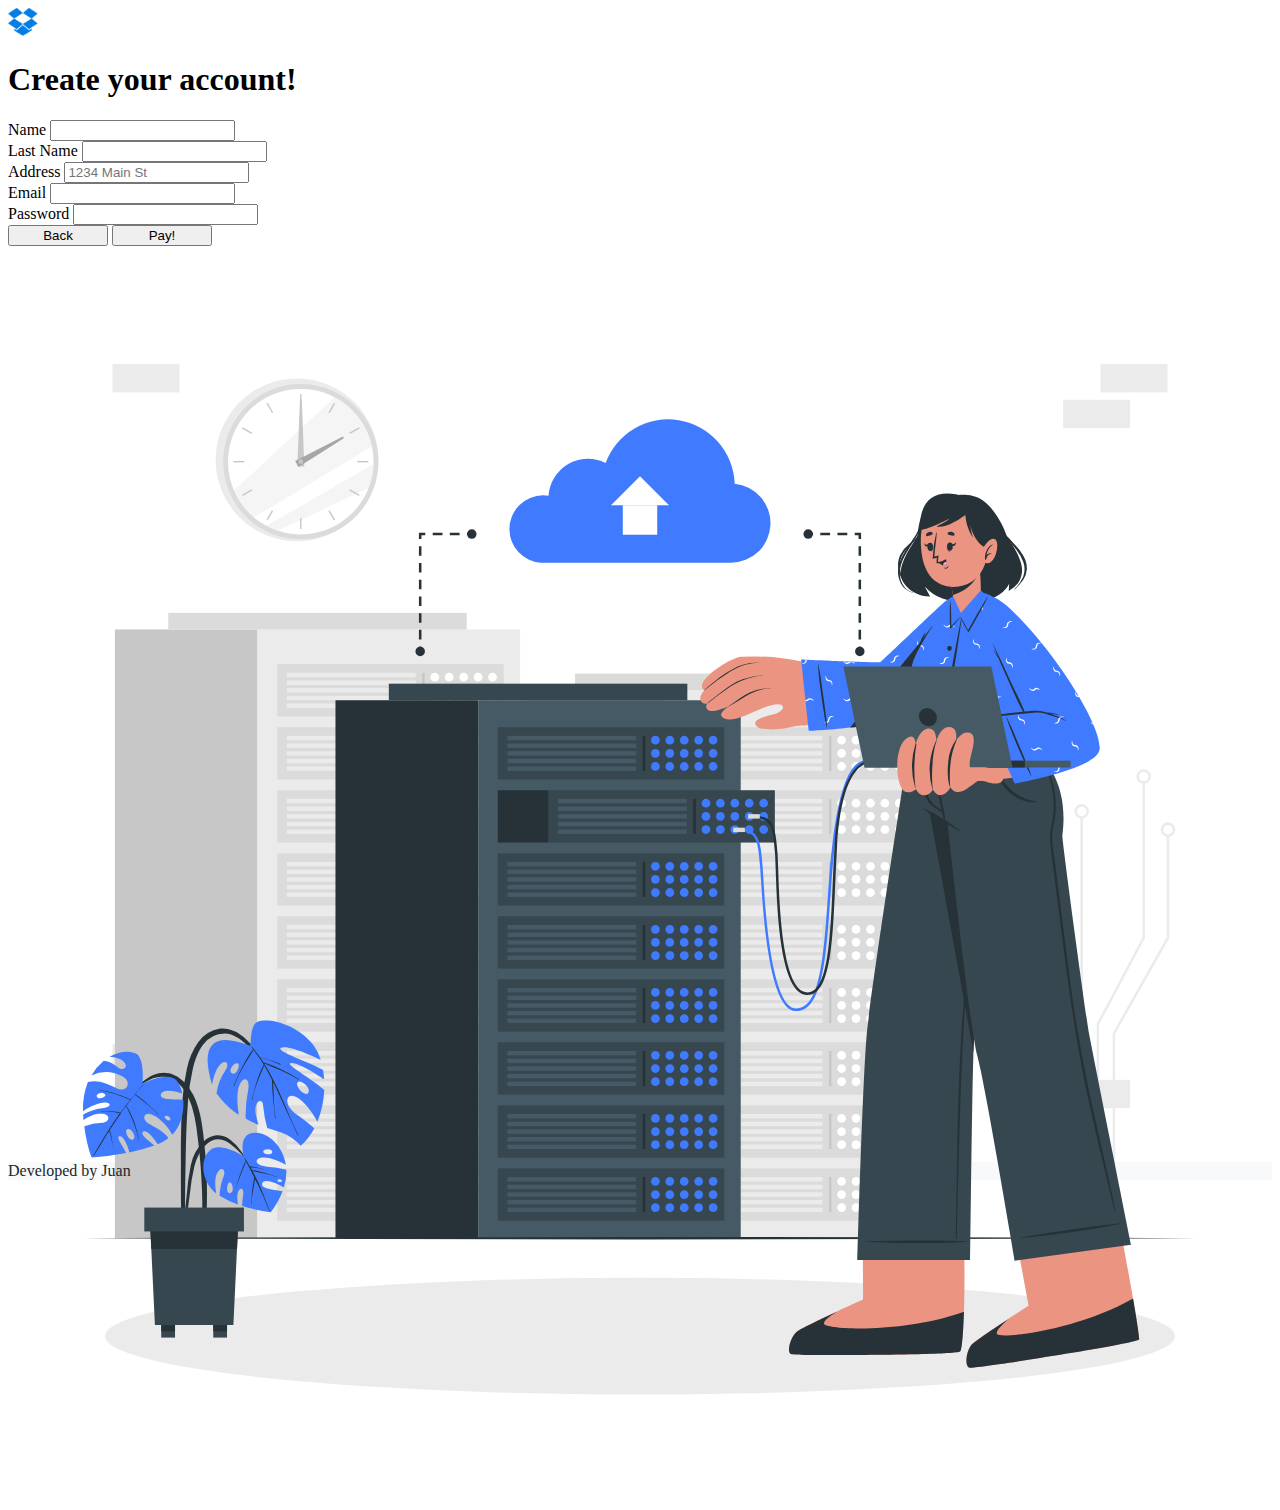
<file: web-sign-up/paid-sign-up.html>
<!DOCTYPE html>
<html lang="en">

<head>
    <meta charset="UTF-8">
    <meta name="viewport" content="width=device-width, initial-scale=1.0">
    <title>Document</title>
    <link rel="stylesheet" href="https://cdn.jsdelivr.net/npm/bootstrap@4.5.3/dist/css/bootstrap.min.css"
        integrity="sha384-TX8t27EcRE3e/ihU7zmQxVncDAy5uIKz4rEkgIXeMed4M0jlfIDPvg6uqKI2xXr2" crossorigin="anonymous">
    <link rel="stylesheet" href="css/style.css">
</head>

<body>
    <nav class="navbar navbar-light bg-light">
        <div class="container">
            <a class="navbar-brand" href="index.html">
                <img src="img/dropbox-logo.png" alt="logo" width="30">
            </a>
        </div>
    </nav>

    <nav class="container">
        <!-- paid page with pay button to continue and different image -->
        <h1 class="text-center my-5">Create your account!</h1>
        <nav class="row d-flex align-items-md-center">
            <nav class="col-12 col-md-6">
                <form>
                    <div class="form-row">
                        <div class="form-group col-md-6">
                            <label for="inputName">Name</label>
                            <input type="text" class="form-control" id="inputName">
                        </div>
                        <div class="form-group col-md-6">
                            <label for="inputLastName">Last Name</label>
                            <input type="text" class="form-control" id="inputLastName">
                        </div>
                    </div>
                    <div class="form-group">
                        <label for="inputAddress">Address</label>
                        <input type="text" class="form-control" id="inputAddress" placeholder="1234 Main St">
                    </div>
                    <div class="form-group">
                        <label for="inputEmail">Email</label>
                        <input type="email" class="form-control" id="inputEmail">
                    </div>
                    <div class="form-group">
                        <label for="inputPassword">Password</label>
                        <input type="password" class="form-control" id="inputPassword">
                    </div>
                    <div class="d-flex justify-content-around">
                        <button type="button" onclick="location.href = 'options.html';" class="btn btn-dark"
                            style="width: 100px;">Back</button>
                        <button type="submit" class="btn btn-primary" style="width: 100px;">Pay!</button>
                    </div>
                </form>
            </nav>
            <div class="col-12 col-md-6 bg-primary d-none d-md-block" style="height: 100vh;">
                <img src="img/server-cuate.svg" alt="free subscription img" class="vertical-alignment">
            </div>
        </nav>
    </nav>
    <footer class="footer sgn-up mt-5 mt-md-0 py-3 text-center">
        <p class="m-0">Developed by Juan</p>
    </footer>
</body>

</html>
</file>
<file: css/styles.css>
html,
body {
    overflow-x: hidden;
    /* Prevent scroll on narrow devices */
}

body {
    padding-top: 56px;
}

/* Carousel settings for the size on the mobile screen */

.carousel-item {
    height: 94vh;
    min-height: 350px;
    background: no-repeat center center scroll;
    -webkit-background-size: cover;
    -moz-background-size: cover;
    -o-background-size: cover;
    background-size: cover;
}

/* Color for the hamburger menu for the responsive navbar */
.navbar-toggler {
    background-color: #303030;
}

.nav-scroller {
    position: relative;
    z-index: 2;
    height: 2.75rem;
    overflow-y: hidden;
}

.nav-scroller .nav {
    display: -ms-flexbox;
    display: flex;
    -ms-flex-wrap: nowrap;
    flex-wrap: nowrap;
    padding-bottom: 1rem;
    margin-top: -1px;
    overflow-x: auto;
    color: rgba(255, 255, 255, .75);
    text-align: center;
    white-space: nowrap;
    -webkit-overflow-scrolling: touch;
}

.portfolio-bg {
    background-color: black;
}

.btn-warning{
    background-color: #F6AD4C !important;
    font-weight: bold;
    color: white;
}

.rounded {
    border-radius: 1rem!important;
}

.carousel-caption{
    background-color: rgba(0, 0, 0, 0.5);
}

.bg-dark{
    background-color: #303030 !important;
}

button[type=submit]{
    width: 150px;
}

.footer {
    margin-top: 5rem;
    padding: 1rem;
    color: whitesmoke;
    text-align: center;
    background-color: #303030;
}
.contact-footer{
    margin-top: 5rem;
    padding: 1rem;
    color: whitesmoke;
    text-align: center;
    background-color: #262626;
}
.footer p, .contact-footer p{
    margin: 0;
}

/* screen options for the navbar animation slide and carousel scren size for the web screen*/

@media (max-width: 991.98px) {
    .offcanvas-collapse {
        position: fixed;
        top: 56px;
        /* Height of navbar */
        bottom: 0;
        left: 100%;
        width: 100%;
        padding-right: 1rem;
        padding-left: 1rem;
        overflow-y: auto;
        visibility: hidden;
        background-color: #f8f9fa;
        transition-timing-function: ease-in-out;
        transition-duration: .3s;
        transition-property: left, visibility;
    }

    .offcanvas-collapse.open {
        left: 0;
        visibility: visible;
    }

    .navbar-nav {
        margin-top: 5rem;
        text-align: center;
        font-size: 3rem;
        line-height: 8rem;
    }

    .carousel-item {
        height: 93vh;
    }
}
</file>
<file: landing-page/css/styles.css>
/* for some reason I was not able to use the
fonts provided, so i decided to go with google fonts */
@import url('https://fonts.googleapis.com/css2?family=Montserrat:wght@400;700&display=swap');

body {
    font-family: 'Montserrat', sans-serif;
    font-size: 16px;
}
header img{
    width: 100px;
    height: 100px;
}
/* ---------------------------------------------------- */

/* decided to wrap everything besides the footer inside the main tag
so i could set the scooter as a background image of the main content only */
main {
    background-image: url("../images/bg-image/scooter.svg");
    background-repeat: no-repeat;
    background-position: center;
    margin: auto;
    width: 375px;
}
/* ---------------------------------------------------- */


.text-area h1 {
    font-size: 5rem;
    font-weight: bold;
    margin: 1rem 0 1rem 0;
}

.text-area h3 {
    font-size: 1.8rem;
    line-height: 29pt;
    font-weight: normal;
    margin-top: 0;
    margin-bottom: 0;
    padding-bottom: 320px;
}

/* ---------------------------------------------------- */

/* --------- form edit space --------- */
form {
    background-color: white;
    box-shadow: 10px 10px 15px 0 rgba(0, 0, 0, 0.2), 10px 10px 20px 0 rgba(0, 0, 0, 0.19);
    border-radius: 26px;
    width: 300px;
    padding: 26px;
    margin: 0 auto 4rem auto;
}

.form-text {
    text-align: center;
}

/* I had to use margin-block start and end because there was some weird user agent stylesheet that was 
making my life impossible, so i had to overwrite those lines */
.form-text h2 {
    margin-top: 0;
    font-size: 3rem;
}

fieldset {
    margin: 1rem 0 0 0;
    padding: 0;
    border: none;
}

/* edited every input type text that i made in the entire html to have 
a consistent look */
input[type=text] {
    width: 100%;
    box-sizing: border-box;
    background-color: #f7f7ff;
    border: none;
    height: 40px;
    padding: 5%;
    border-radius: 10px;
}

/* editing the first button, the one that is on the main form
i decided to go with the same input i was using for the text but with a button
instead of the one i have on the footer which is a button tag instead of an input tag */
input[type=button] {
    border-radius: 11px;
    border: none;
    color: black;
    background-color: #57eeab;
    margin: auto;
    width: 100%;
    height: 55px;
    font-size: 24px;
    font-weight: bold;
}

fieldset:nth-child(6) {
    text-align: center;
}

fieldset p {
    text-align: center;
}

fieldset p a {
    text-decoration: none;
    color: red;
}


/* ---------- end of form edit ---------- */

/* ---------------------------------------------------- */

/* ---------------------------------------------------- */
footer {
    /* Padding to give some space on the sides, top and bottom of the footer to make it look better */
    padding: 20px 25px 20px 25px;
    background-color: #fffd8c;
}

footer section h4 {
    font-size: 2rem;
    margin: 0;
}

footer button {
    background-color: #ff8480;
    border-radius: 11px;
    color: white;
    border: none;
    font-size: 1.5rem;
    font-weight: bold;
    height: 40px;
}
footer section input[type=text] {
  padding: 5px;
}

footer .first-area {
    display: grid;
    grid-template-columns: repeat(3, 1fr);
    grid-template-rows: repeat(4, 1fr);
    grid-column-gap: 5px;
}
/* Used nth-childs to call each specific item inside item with the
class block to properly organize them in the grid template i created */
footer .block:nth-child(1) {
    grid-column: span 3;
}

footer .block:nth-child(2) {
    grid-column: span 3;
}

footer .block:nth-child(4){
    grid-column: span 2;
}
footer .block:nth-child(5){
    grid-column: span 3;
}

footer .second-area{
    display: flex;
    justify-content: space-around;
}

/* ------------------------------------- end of mobile ------------------------------------- */


/* tablet breakpoint */
@media(min-width:680px){
    main{
        width: 650px;
    }
    .text-area h3{
        padding-bottom: 400px;
    }
    form{
        width: 580px;
    }

    footer{
        padding: 20px 70px 20px 70px;
    }

    footer .first-area{
        display: grid;
        grid-template-columns: repeat(5, 1fr);
        grid-template-rows: repeat(3, 1fr);
    }
    footer .block:nth-child(1) {
        grid-column: span 5;
    }
    
    footer .block:nth-child(2) {
        grid-column: span 5;
    }
    
    footer .block:nth-child(3){
        grid-column: span 1;
    }
    footer .block:nth-child(5){
        grid-column: span 2;
    }
    footer .second-area{
        width: 50%;
        margin: auto;
        padding-top: 1rem;
    }

}

/* Desktop break-point */
@media(min-width:1380px){
    main{
        width: 90%;
    }
    .text-area h1 {
        font-size: 4rem;
    }
    .container{
        display: grid;
        grid-template-columns: repeat(2, 1fr);
        grid-template-rows: repeat(1, 1fr);
        grid-column-gap: 20rem;
    }
    footer{
        margin-top: 2rem;
    }
    footer section h4{
        font-size: 1.5rem;
    }
    footer .first-area {
        grid-column-gap: 10px;
    }
    footer .footer-container{
        display: grid;
        grid-template-columns: repeat(2, 1fr);
        grid-template-rows: repeat(1, 1fr);
        grid-column-gap: 25rem;
    }
    footer .second-area{
        justify-content: flex-end;
    }
    
    footer .second-area{
        padding-top: 0;
    }
    footer .second-area img{
        margin-left: 2rem;
    }
}

/* code made in group with @Mo_Farghali and @Jeff_Robinson  */
</file>
<file: mtm6201-midterm/css/styles.css>
/* --------- import of google fonts for the assignment, used same font as the one 
provided on the xd file --------- */

/* ---------- The code was made in company with @Jeff_Robinson -------- */

/* Css and html's have been checked and passed the validators. */

@import url('https://fonts.googleapis.com/css2?family=Raleway:ital,wght@0,300;0,400;0,600;0,700;1,600&display=swap');

* {
    font-family: 'Raleway', sans-serif;
    font-size: 16px;
    margin: 0;
    padding: 0;
    box-sizing: border-box;
}

/* --------- menu area -------- */

header {
    background-color: #3C3B3A;
    text-align: center;
}

.second-block.ctc{
    animation: contact-form 2s;
}

.container2.ct-bg .second-block article:nth-child(1){
    animation: who 2s;
}
.container2.ct-bg .second-block article:nth-child(2){
    animation: what 2s;
    animation-delay: 0.6s;
}

.container2.ct-bg .second-block article:nth-child(3){
    animation: where 2s;
    animation-delay: 1.2s;
}



header img {
    height: auto;
    width: 88px;
}

nav ul li {
    display: block;
    padding-bottom: 25px;
}

nav ul li a {
    color: white;
    text-decoration: none;
}

nav a:hover,
nav a:active,
nav a.active,
nav ul li:active {
    font-weight: bold;
}

/* --------- end of menu area -------- */

/* --------- body area --------- */

.container1 {
    margin: auto;
    width: 300px;
}

/* --------- end of body area --------- */

/* --------- First block --------- */

.first-block h1 {
    color: #3C3B3A;
    font-size: 2.5rem;
}

.first-block p {
    color: #3C3B3A;
    font-size: 1.3rem;
    line-height: 35px;
    margin-bottom: 1rem;
}

.activities {
    text-align: center;
    display: grid;
    grid-template-columns: repeat(2, 1fr);
    /* grid-row-gap: 1.5rem;
    grid-column-gap: 1.5rem; */
    grid-gap: 1.5rem;
    color: #26A682;
}

.activities img {
    width: 38.7px;
    height: auto;
}

/* Setting style for the button */

.start {
    background-color: #26A682;
    border-radius: 40px;
    border: none;
    box-shadow: 0px 10px 10px #124A3A80;
    color: #F2F2F2;
    font-size: 2rem;
    font-weight: bold;
    height: 50px;
    margin-top: 1.9rem;
    width: 300px;
}

.discover {
    margin-top: 2.5rem;
    width: 300px;
    height: auto;
    margin-bottom: 1.5rem;
}

.contactimg {
    width: 300px;
    height: auto;
    margin-bottom: 1rem;
}

.construction-img {
    width: 300px;
    height: auto;
    margin-bottom: 1rem;
}

.img-txt {
    position: relative;
    text-align: center;
    color: white;
    padding: 0;
    margin: 0;
}

.abt-img {
    width: 100%;
}

.img-txt h2 {
    position: absolute;
    font-size: 3rem;
    top: 50%;
    left: 50%;
    transform: translate(-50%, -50%);
}

/* --------- End of first block --------- */

/* --------- Second block --------- */

.container2 img {
    width: 100%;
    height: auto;
}

.container2 iframe{
    width: 100%;
    height: 450px;
}

/* Used clip path to cut a bit of the image, later discovered that 
the space i cut was going to stay as empty space, decided to not use it 
more but decided to leave it here since I think i managed to cut it without
many compromises */

.clip-image {
    clip-path: inset(0 0 15% 0);
}

.second-block {
    margin: auto;
    width: 300px;
}

.second-block h2 {
    color: #3C3B3A;
    font-size: 2rem;
    font-style: italic;
    font-weight: 600;
    margin-bottom: 10px;
}

.second-block h3 {
    color: #26A682;
    font-size: 1.5rem;
    font-weight: normal;
    margin-bottom: 10px;
}

.second-block p {
    color: #3C3B3A;
    font-size: 1rem;
    line-height: 35px;
    padding-bottom: 1rem;
}

.learn-btn {
    display: flex;
    justify-content: flex-end;
}

.learn {
    background-color: #26A682;
    border-radius: 40px;
    border: none;
    box-shadow: 0px 10px 10px #124A3A80;
    color: #F2F2F2;
    font-size: 1.25rem;
    font-weight: bold;
    height: 45px;
    margin-top: 1.9rem;
    width: 146px;
    margin-bottom: 2.1rem;
}

form {
    background-color: #26A682;
    border-radius: 25px;
    color: #F2F2F2;
    box-shadow: 10px 10px 7px #14403326;
}

fieldset {
    border: none;
}

.form-text h2 {
    padding: 1rem 1rem 0;
    color: #F2F2F2;
    font-style: normal;
    font-weight: bold;
}

input[type=text],
input[type=email],
input[type=number] {
    width: 100%;
    box-sizing: border-box;
    background-color: #FFFFFF;
    border: none;
    height: 40px;
    padding: 5%;
    border-radius: 72px;
    margin-top: 5px;
}

fieldset textarea {
    width: 100%;
    height: 100px;
    resize: none;
    border: none;
    border-radius: 10px;
    padding: 5%;
    margin-top: 5px;
}

input[type=button] {
    border-radius: 40px;
    border: none;
    color: #F2F2F2;
    background-color: #3C3B3A;
    width: 100%;
    height: 50px;
    font-size: 2rem;
    font-weight: bold;
    margin-bottom: 2rem;
}

.ct-bg {
    background-color: #F2F2F2;
    padding-top: 1.5rem;
}

/* --------- End second block --------- */

/* --------- Third block --------- */
.container3.indx {
    background-color: #3C3B3A;
    padding-top: 30px;
}

.container3 .simon {
    border-radius: 90px;
    border: 5px solid #F2F2F2;
    display: block;
    height: auto;
    margin: auto;
    width: 175px;
}

.third-block {
    margin: auto;
    width: 300px;
}

/* .rounded-img h2{
    color: #F2F2F2;
    font-size: 1.5rem;
    font-weight: 600;
    margin-bottom: 20px;
    margin-top: 28px;
    text-align: center;
} */

.third-block h2 {
    color: #F2F2F2;
    font-size: 1.5rem;
    font-weight: 600;
    margin-bottom: 20px;
    margin-top: 28px;
    text-align: center;
}

.third-block p {
    color: #F2F2F2;
    font-size: 1rem;
    line-height: 35px;
    padding-bottom: 50px;
}

.third-block.ctc h2 {
    font-size: 2rem;
    font-weight: bold;
    color: #3C3B3A;
    text-align: left;
}

.third-block.ctc h3 {
    font-size: 1.5rem;
    font-weight: normal;
    color: #3C3B3A;
    text-align: left;
    margin-bottom: 1rem;
}

.third-block.ctc p {
    color: #3C3B3A;
    font-size: 1rem;
    line-height: 35px;
    margin-bottom: 40px;
    padding-bottom: 0;
}

.container3.ct-bg {
    background-color: #FFFFFF;
    padding-top: 1.5rem;
}

.img-side {
    display: none;
}


.abt-txt h2 {
    color: #3C3B3A;
    text-align: left;
    font-size: 2rem;
    font-style: normal;
    font-weight: bold;
    margin-bottom: 10px;
    margin-top: 0;
}

.abt-txt h3 {
    color: #26A682;
    font-size: 1.5rem;
    font-weight: normal;
    margin-bottom: 10px;
}

.abt-txt p {
    color: #3C3B3A;
    font-size: 1rem;
    line-height: 35px;
    padding-bottom: 1rem;
}

.container-3 .third-block {
    margin: auto;
    width: 100%;
    background-color: #FFFFFF;
}

.container-3 .third-block article:nth-child(1) {
    padding-top: 1.5rem;
    margin: auto;
    width: 300px;
}

.container-3 .third-block article:nth-child(2) {
    background-color: #F2F2F2;
    padding-top: 1.5rem;
}

.container-3 .third-block .grey-zone {
    margin: auto;
    width: 300px;
}


/* --------- End third block --------- */
.subscribe {
    background-color: #3C3B3A;
    color: #F2F2F2;
    text-align: center;
}

.subscribe h3 {
    font-weight: normal;
    font-size: 1.1rem;
    padding-top: 1.5rem;
}

.subscribe-btn {
    background-color: #26A682;
    border-radius: 40px;
    border: none;
    color: #F2F2F2;
    font-size: 1.25rem;
    font-weight: bold;
    height: 45px;
    margin-top: 1.5rem;
    width: 146px;
    margin-bottom: 1.5rem;
}

/* --------- Fourth block --------- */
.container4 img {
    width: 100%;
    clip-path: inset(0 0 15% 0);
}

.fourth-block {
    margin: auto;
    width: 300px;
}

.fourth-block h2 {
    color: #3C3B3A;
    font-size: 2rem;
    font-style: italic;
    font-weight: 600;
    margin-bottom: 10px;
}

.fourth-block h3 {
    color: #26A682;
    font-size: 1.5rem;
    font-weight: normal;
    margin-bottom: 10px;
}

.fourth-block p {
    color: #3C3B3A;
    font-size: 1rem;
    line-height: 35px;
    margin-bottom: 1rem;
}

.fourth-block .abt-txt h2 {
    color: #3C3B3A;
    text-align: left;
    font-size: 2rem;
    font-style: normal;
    font-weight: bold;
    margin-bottom: 10px;
    margin-top: 0;
}

.container-4 .fourth-block {
    margin: auto;
    width: 100%;
    background-color: #FFFFFF;
}

.container-4 .fourth-block article:nth-child(1) {
    padding-top: 1.5rem;
    margin: auto;
    width: 300px;
}

.container-4 .fourth-block article:nth-child(2) {
    background-color: #F2F2F2;
    padding-top: 1.5rem;
}

.container-4 .fourth-block .grey-zone {
    margin: auto;
    width: 300px;
}


/* --------- End fourth block --------- */

/* --------- Fifth block --------- */

.fifth-block {
    margin: auto;
    width: 300px;
    text-align: center;
}

.fifth-block img {
    width: 100%;
}

.fifth-block img:nth-child(2),
.fifth-block img:nth-child(3),
.fifth-block img:nth-child(4) {
    width: 50%;
}


/* --------- End fifth block --------- */

/* --------- Footer --------- */
footer {
    background-color: #3C3B3A;
}

footer p {
    padding-top: 2rem;
    color: #F2F2F2;
    font-size: 1.5rem;
    text-align: center;
}

.socialmedia {
    padding-top: 0.5rem;
    padding-bottom: 2rem;
    text-align: center;
}

.socialmedia img {
    margin-left: 0.8rem;
}

/* --------- End footer --------- */

/* --------- Responsive size Tablet --------- */

@media(min-width:680px) {

    /* --------- navigation bar --------- */

    header {
        display: grid;
        grid-template-columns: repeat(3, 1fr);
        justify-content: center;
        align-content: center;
    }

    header img {
        grid-column: 1 / span 2;
        padding-left: 1rem;
        grid-row: 1;
    }

    nav {
        grid-column: 3;
        grid-row: 1;
    }

    nav ul {
        display: flex;
        width: 100%;
        padding-top: 1.5rem;
    }

    nav ul li {
        flex-grow: 1;
        text-align: center;
    }

    /* --------- End navigation bar --------- */


    /* --------- First section --------- */
    .container1 {
        margin: auto;
        width: 600px;
    }

    .clip-image {
        clip-path: inset(25% 0 25% 0);
    }   

    .first-block h1 {
        font-size: 4.5rem;
    }

    .activities {
        display: grid;
        grid-template-columns: repeat(4, 1fr);
        grid-gap: 1.5rem;
        color: #26A682;
    }

    .discover {
        width: 350px;
        margin-right: auto;
        margin-left: auto;
    }

    .first-block,
    .second-block,
    .third-block,
    .fourth-block {
        width: 600px;
        text-align: center;
    }

    .first-block h1,
    .first-block p {
        text-align: left;
    }

    .contactimg {
        width: 450px;
    }

    .construction-img {
        width: 570px;
    }

    /* --------- End first section --------- */

    /* --------- Second section --------- */

    .second-block h2,
    .second-block h3,
    .second-block p {
        text-align: left;
    }

    .second-block .learn,
    .fourth-block .learn {
        width: 230px;
    }

    .form-text h2 {
        font-size: 4.5rem;
    }

    .second-block.ctc {
        text-align: left;
    }

    label {
        font-size: 1.5rem;
    }

    input[type=text],
    input[type=email],
    input[type=number] {
        margin-top: 1.2rem;
    }

    input[type=button] {
        width: 210px;
    }

    .second-block.ctc form fieldset:nth-child(6) {
        text-align: right;
    }

    /* --------- End second section --------- */

    /* --------- third section --------- */

    .container3.indx .third-block {
        display: grid;
        grid-template-columns: repeat(2, 1fr);
    }

    .container3.indx .third-block p {
        text-align: left;
    }


    .third-block.ctc h2 {
        font-size: 4.5rem;
    }

    .third-block.ctc h3 {
        font-size: 2.5rem;
    }

    .third-block.ctc p {
        text-align: left;
    }


    .img-side {
        display: block;
    }

    .container-3 .third-block.abt article{
        padding-top: 5rem;
        padding-bottom: 5rem;
    }

    .container-3 .third-block article:nth-child(1) {
        margin: auto;
        width: 600px;
    }

    .container-3 .third-block article .white-zone {
        display: grid;
        grid-template-columns: repeat(2, 1fr);
    }

    .container-3 .third-block img {
        width: auto;
        height: 390px;
    }

    .container-3 .third-block .abt-txt h2,
    .container-3 .third-block .abt-txt h3,
    .container-3 .third-block .abt-txt p {
        text-align: left;
    }

    .container-3 .third-block article .grey-zone {
        display: grid;
        grid-template-columns: repeat(2, 1fr);
    }

    .container-3 .third-block article:nth-child(2) .grey-zone {
        width: 600px;
        padding-bottom: 4rem;
    }

    .container-3 .third-block article:nth-child(2) .grey-zone .img-side {
        grid-column: 2;
        grid-row: 1;
    }

    .container-3 .third-block article:nth-child(2) .grey-zone .abt-txt {
        grid-column: 1;
        grid-row: 1;
    }

    /* --------- End third section --------- */

    .subscribe {
        text-align: right;
        display: grid;
        grid-template-columns: repeat(4, 1fr);
        grid-column-gap: 1rem;
    }

    .subscribe h3 {
        grid-column: 2;
    }

    .subscribe button {
        grid-column: 3;
    }


    /* --------- fourth section --------- */

    .container-4 .fourth-block {
        text-align: left;
    }

    .container4.indx .asd{
        clip-path: inset(0 0 40% 0);
    }

    .container4.indx .fourth-block{
        text-align: left;
    }

    .container-4 .fourth-block .img-side {
        text-align: center;
    }

    .container-4 .fourth-block article:nth-child(1) {
        padding-top: 1.5rem;
        margin: auto;
        width: 600px;
    }

    .container-4 .fourth-block article .white-zone {
        display: grid;
        grid-template-columns: repeat(2, 1fr);

    }

    .container-4 .fourth-block img {
        width: auto;
        height: 390px;
    }

    .container-4 .fourth-block article .grey-zone {
        display: grid;
        grid-template-columns: repeat(2, 1fr);
    }

    .container-4 .fourth-block article:nth-child(2) .grey-zone {
        width: 600px;
    }

    .container-4 .fourth-block article:nth-child(2) .grey-zone .img-side {
        grid-column: 2;
        grid-row: 1;
    }

    .container-4 .third-block article:nth-child(2) .grey-zone .abt-txt {
        grid-column: 1;
        grid-row: 1;
    }

    /* --------- End fourth section --------- */

    /* --------- fifth section --------- */

    .fifth-block {
        margin: auto;
        width: 600px;
        text-align: center;
    }

    .fifth-block h1 {
        font-size: 3.4rem;
        font-weight: bold;
    }

    .fifth-block img {
        width: 70%;
    }

    .fifth-block img:nth-child(2),
    .fifth-block img:nth-child(3),
    .fifth-block img:nth-child(4) {
        width: 50%;
    }

    /* --------- End fifth section --------- */

}

/* --------- End responsive size Tablet --------- */

/* --------- Responsive size desktop --------- */

@media(min-width:1380px) {

    /* --------- first section --------- */
    .container1{
        width: 90%;
        margin: 5rem auto;
    }

    .container1.ct-ctc{
        display: grid;
        grid-template-columns: repeat(2,1fr);
    }

    .container1.ct-ctc .first-block{
        display: block;
    }

    .first-block{
        width: 100%;
        display: grid;
        grid-template-columns: repeat(2,1fr);
        grid-column-gap: 3rem;
    }

    .second-block.ctc form{
        width: 90%;
        padding: 2rem;
    }

    .first-block .discover{
        width: 100%;
    }

    .first-block h1{
        font-size: 3rem;
    }

    .first-block img{
        justify-self: center;
        align-self: center;
    }

    .container2.indx{
        background-color: #F2F2F2;
        display: grid;
        grid-template-columns: repeat(2,1fr);
    }

    .container2.indx img{
        width: 80%;
        justify-self: center;
        align-self: center;
    }

    .container2.indx .second-block{
        padding-top: 5rem;
        width: 80%;
        justify-self: center;
        align-self: center;
    }

    .clip-image {
        clip-path: inset(15% 0 15% 0);
    }


    /* --------- End first section --------- */

    /* --------- second section --------- */

    .container2.ct-bg .second-block{
        display: grid;
        grid-template-columns: repeat(3,1fr);
        grid-column-gap: 1.5rem;
        padding-top: 14rem;
        padding-bottom: 14rem;
        width: 80%;
    }

    /* --------- End second section --------- */


    /* --------- third section --------- */

    .container-3 .third-block article:nth-child(1),
    .container-3 .third-block article:nth-child(2) .grey-zone {
        width: 80%;
    }


    .container-3 .third-block img {
        width: 550px;
        height: auto;
    }

    .container-3 .third-block article:nth-child(2) {
        padding-top: 5rem;
        padding-bottom: 5rem;
    }

    .container-3 .fourth-block article:nth-child(1) {
        padding-top: 5rem;
        padding-bottom: 5rem;
        margin: auto;
        width: 600px;
    }

    .container3.indx .third-block{
        width: 100%;
        padding-top: 4rem;
        padding-bottom: 4rem;
    }

    .container3.indx .third-block {
        display: grid;
        grid-template-columns: repeat(2, 1fr);
    }

    .rounded-img{
        justify-self: center;
        align-self: center;
        width: 80%;
        display: grid;
        grid-template-columns: repeat(2,1fr);
    }


    .container3.indx .third-block p {
        width: 80%;
        text-align: left;
        justify-self: center;
        align-self: center;
    }

    .container2.ct-ctc{
        display: grid;
        grid-template-columns: repeat(2,1fr);
    }

    /* --------- End third section --------- */

  

    /* --------- fourth section --------- */

    .container4.indx .asd{
        padding-top: 7rem;
    }

    .container-4 .fourth-block article:nth-child(1),
    .container-4 .fourth-block article:nth-child(2) .grey-zone {
        width: 80%;
        padding-top: 5rem;
        padding-bottom: 5rem;
    }




    .container-4 .fourth-block img {
        width: 550px;
        height: auto;
    }


    .container4.indx{
        display: grid;
        grid-template-columns: repeat(2,1fr);
    }

    .container4.indx img{
        width: 80%;
        justify-self: center;
        align-self: center;
        grid-column: 2;
        grid-row: 1;
    }

    .container4.indx .fourth-block{
        text-align: left;
        padding-top: 5rem;
        width: 80%;
        justify-self: center;
        align-self: center;
        grid-column: 1;
        grid-row: 1;
    }

    /* --------- End fourth section --------- */

    /* --------- fifth section --------- */

    .container5{
        margin-top: 8rem;
        margin-bottom: 8rem;
    }

    .fifth-block {
        width: 80%;
    }

    .logos{
        display: grid;
        grid-template-columns: repeat(4,1fr);
    }

    .logos img{
        align-self: center;
        justify-self: center;
    }
}

#myBtn {
    display: none;
    position: fixed;
    bottom: 20px;
    right: 20px;
    z-index: 99;
    font-size: 18px;
    border: none;
    outline: none;
    background-color: #26A682;
    color: white;
    cursor: pointer;
    padding: 15px;
    border-radius: 90px;
  }
  
  #myBtn:hover {
    background-color: #3C3B3A;
  }

  @keyframes contact-form {
    0% {
      opacity: 0;
      transform: translateY(-4rem) scale(.8);
    }
    100% {
      opacity: 1;
      transform: none;
    }
  }
 
  @keyframes who{
    0% {
        opacity: 0;
        transform: translateY(-4rem);
      }
      100% {
        opacity: 1;
        transform: none;
      }
  }

  @keyframes what{
    0% {
        opacity: 0;
        transform: translateY(-4rem);
      }
      100% {
        opacity: 1;
        transform: none;
      }
  }

  @keyframes where{
    0% {
        opacity: 0;
        transform: translateY(-4rem);
      }
      100% {
        opacity: 1;
        transform: none;
      }
  }
</file>
<file: web-sign-up/css/style.css>
.ct-indx .row img {
    width: 16rem;
    height: auto;
}

.mrgn {
    margin-top: 7rem;
}

footer {
    background-color: #f8f9fa;
}

/* alignment for the image so it can be centered */
.vertical-alignment {
    min-height: 100%;
    min-height: 100vh;

    display: flex;
    align-items: center;
}

/* responsive min width for size of cards and footer options */
@media(min-width: 62rem) {

    .mrgn {
        margin-top: 10rem;
    }

    .standard-card {
        margin-top: 8.125rem;
    }

    .free-card {
        margin-top: 14.25rem;
    }

    .premium-card {
        margin-top: 2rem;
    }

    .ft-options {
        background-color: rgba(0, 0, 0, 0);
    }

    footer p {
        color: white;
    }

    .sgn-up p {
        color: #212529;
    }
}

/* responsive size to display the background image for the sign up page */
@media(min-width: 75rem) {
    main {
        background-image: url('../img/bg-signup.png');
        background-repeat: no-repeat;
        background-attachment: fixed;
    }
}
</file>
